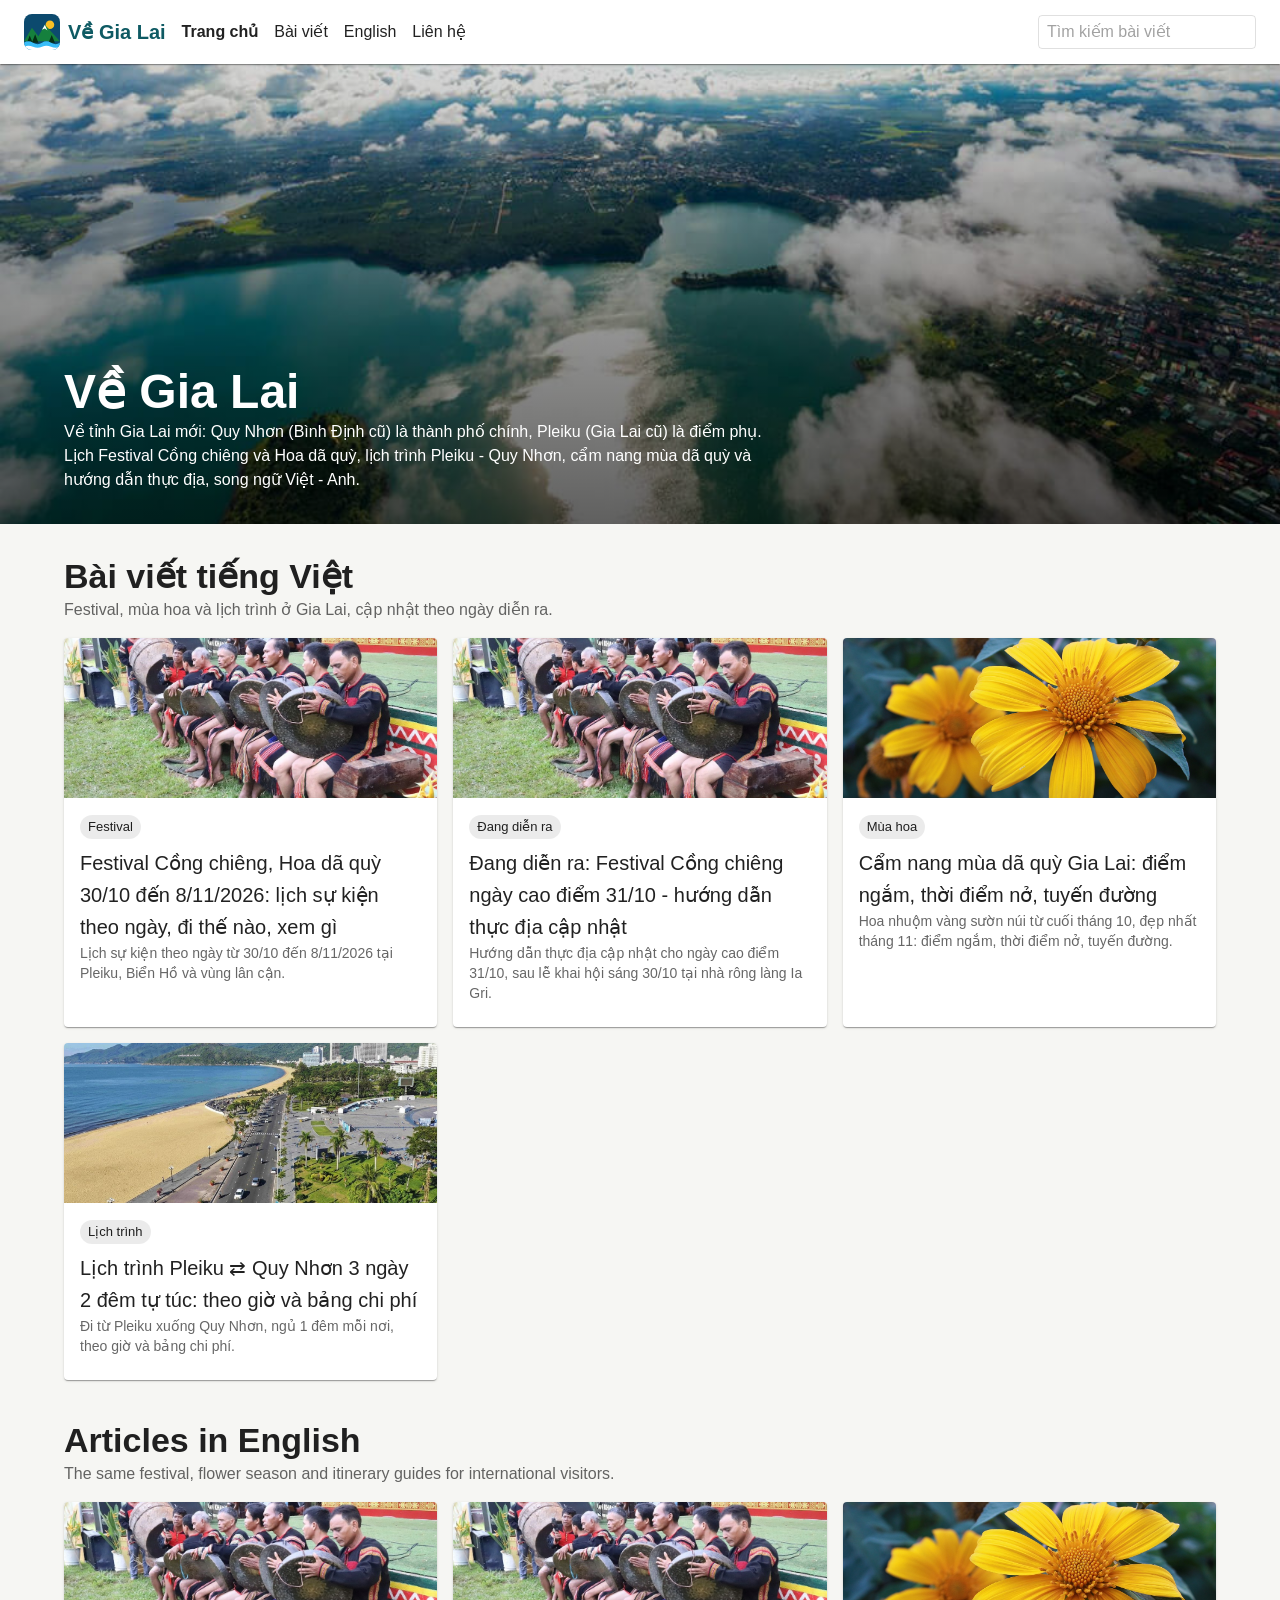
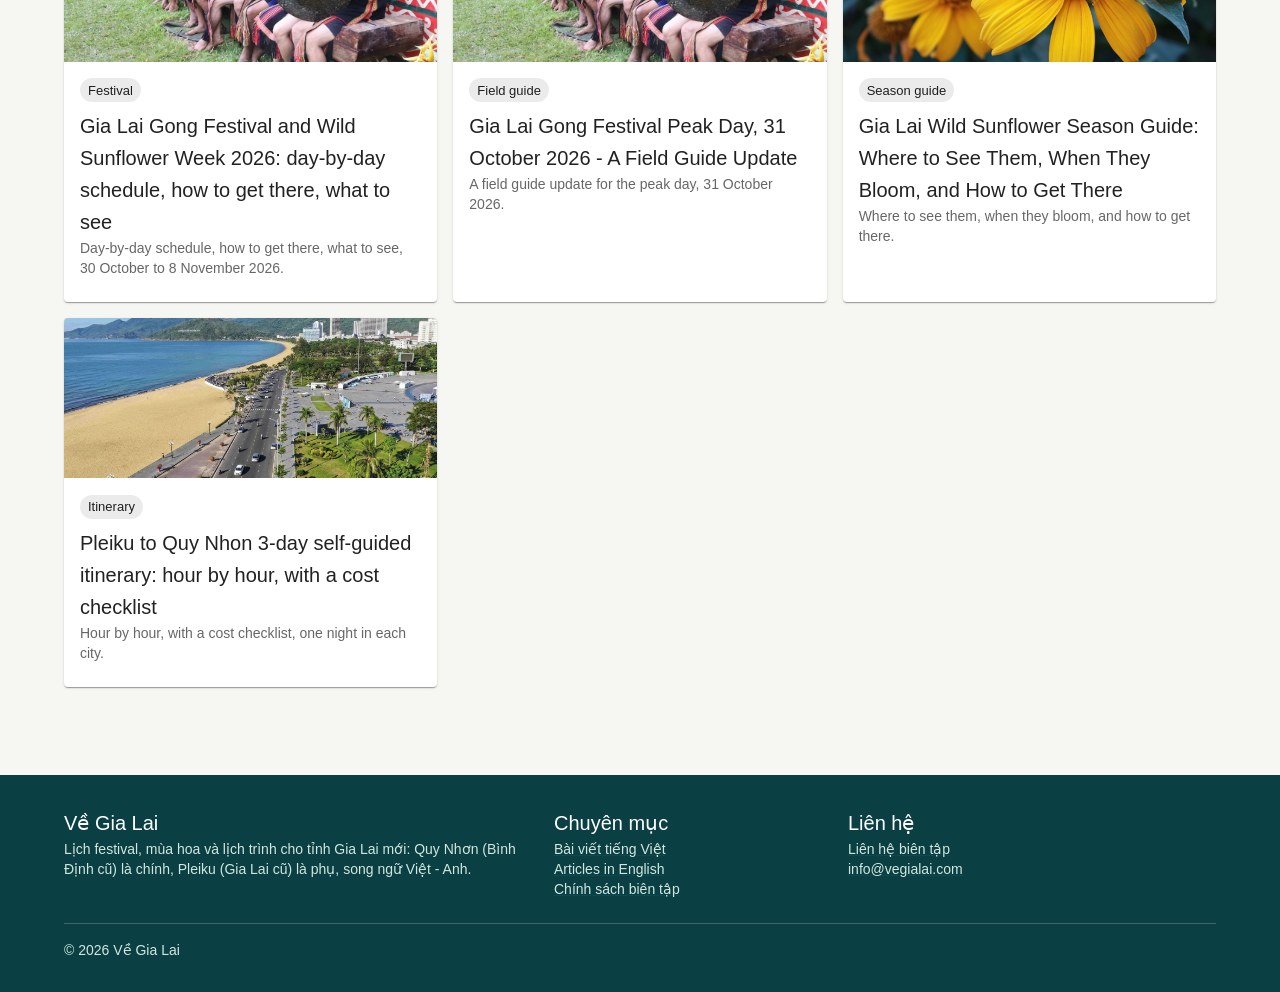
<file: index.html>
<!doctype html><html lang="vi"><head><meta charset="utf-8"><meta name="viewport" content="width=device-width,initial-scale=1"><title>Về Gia Lai - Lịch festival, mùa dã quỳ và lịch trình Pleiku - Quy Nhơn</title><link rel="icon" type="image/svg+xml" href="/favicon.svg"><meta name="description" content="Về Gia Lai mới: Quy Nhơn (Bình Định cũ) là thành phố chính, Pleiku (Gia Lai cũ) là điểm phụ. Lịch Festival Cồng chiêng và Hoa dã quỳ, lịch trình Pleiku - Quy Nhơn, cẩm nang mùa dã quỳ và hướng dẫn ngày cao điểm 31/10."><link rel="canonical" href="https://vegialai.com/"><meta property="og:type" content="website"><meta property="og:locale" content="vi_VN"><meta property="og:title" content="Về Gia Lai - Lịch festival, mùa dã quỳ và lịch trình Pleiku - Quy Nhơn"><meta property="og:description" content="Về Gia Lai mới: Quy Nhơn (Bình Định cũ) là thành phố chính, Pleiku (Gia Lai cũ) là điểm phụ. Lịch Festival Cồng chiêng và Hoa dã quỳ, lịch trình Pleiku - Quy Nhơn, cẩm nang mùa dã quỳ và hướng dẫn ngày cao điểm 31/10."><meta property="og:image" content="https://vegialai.com/images/hero.jpg"><meta property="og:url" content="https://vegialai.com/"><meta name="theme-color" content="#0E5A63"><meta http-equiv="Content-Security-Policy" content="default-src 'self'; img-src 'self' data: https://www.google-analytics.com; style-src 'self' 'unsafe-inline' https://fonts.googleapis.com; font-src https://fonts.gstatic.com; script-src 'self' https://www.googletagmanager.com; connect-src 'self' https://www.google-analytics.com https://region1.google-analytics.com https://www.googletagmanager.com"><link rel="preconnect" href="https://fonts.googleapis.com"><link rel="preconnect" href="https://fonts.gstatic.com" crossorigin><link rel="stylesheet" href="https://fonts.googleapis.com/css2?family=Be+Vietnam+Pro:wght@400;700;800&family=Noto+Sans:wght@400;700&display=swap"><script async src="https://www.googletagmanager.com/gtag/js?id=G-EB8NK3YJMM"></script><script src="/ga.js"></script>  <script type="module" crossorigin src="/assets/index-33cE6jdj.js"></script>
</head><body><a href="#bai-viet" style="position:absolute;left:-999px" onfocus="this.style.left='8px'">Bỏ qua tới nội dung</a><div id="root"><noscript><h1>Về Gia Lai - Lịch festival, mùa dã quỳ và lịch trình Pleiku - Quy Nhơn</h1><p>Tỉnh Gia Lai mới: Quy Nhơn (Bình Định cũ) là chính, Pleiku (Gia Lai cũ) là phụ. Lịch Festival Cồng chiêng và Hoa dã quỳ, lịch trình Pleiku - Quy Nhơn, cẩm nang mùa dã quỳ và hướng dẫn thực địa, song ngữ Việt - Anh.</p><ul><li><a href="/bai-viet/festival-cong-chieng-hoa-da-quy-30-10-8-11-2026.html">Festival Cồng chiêng, Hoa dã quỳ 30/10 đến 8/11/2026: lịch sự kiện theo ngày, đi thế nào, xem gì</a></li><li><a href="/bai-viet/festival-cong-chieng-ngay-cao-diem-31-10-huong-dan-thuc-dia.html">Đang diễn ra: Festival Cồng chiêng ngày cao điểm 31/10 - hướng dẫn thực địa cập nhật</a></li><li><a href="/bai-viet/cam-nang-mua-da-quy-gia-lai-diem-ngam-thoi-diem-no-tuyen-duong.html">Cẩm nang mùa dã quỳ Gia Lai: điểm ngắm, thời điểm nở, tuyến đường</a></li><li><a href="/bai-viet/lich-trinh-pleiku-quy-nhon-3-ngay-2-dem-tu-tuc.html">Lịch trình Pleiku ⇄ Quy Nhơn 3 ngày 2 đêm tự túc: theo giờ và bảng chi phí</a></li><li><a href="/bai-viet/gia-lai-gong-festival-wild-sunflower-week-2026-schedule-en.html">Gia Lai Gong Festival and Wild Sunflower Week 2026: day-by-day schedule, how to get there, what to see</a></li><li><a href="/bai-viet/gia-lai-gong-festival-31-october-field-guide-en.html">Gia Lai Gong Festival Peak Day, 31 October 2026 - A Field Guide Update</a></li><li><a href="/bai-viet/gia-lai-wild-sunflower-season-guide-viewing-spots-bloom-time-routes-en.html">Gia Lai Wild Sunflower Season Guide: Where to See Them, When They Bloom, and How to Get There</a></li><li><a href="/bai-viet/pleiku-quy-nhon-3-day-itinerary-self-guided-en.html">Pleiku to Quy Nhon 3-day self-guided itinerary: hour by hour, with a cost checklist</a></li></ul></noscript></div></body></html>
</file>
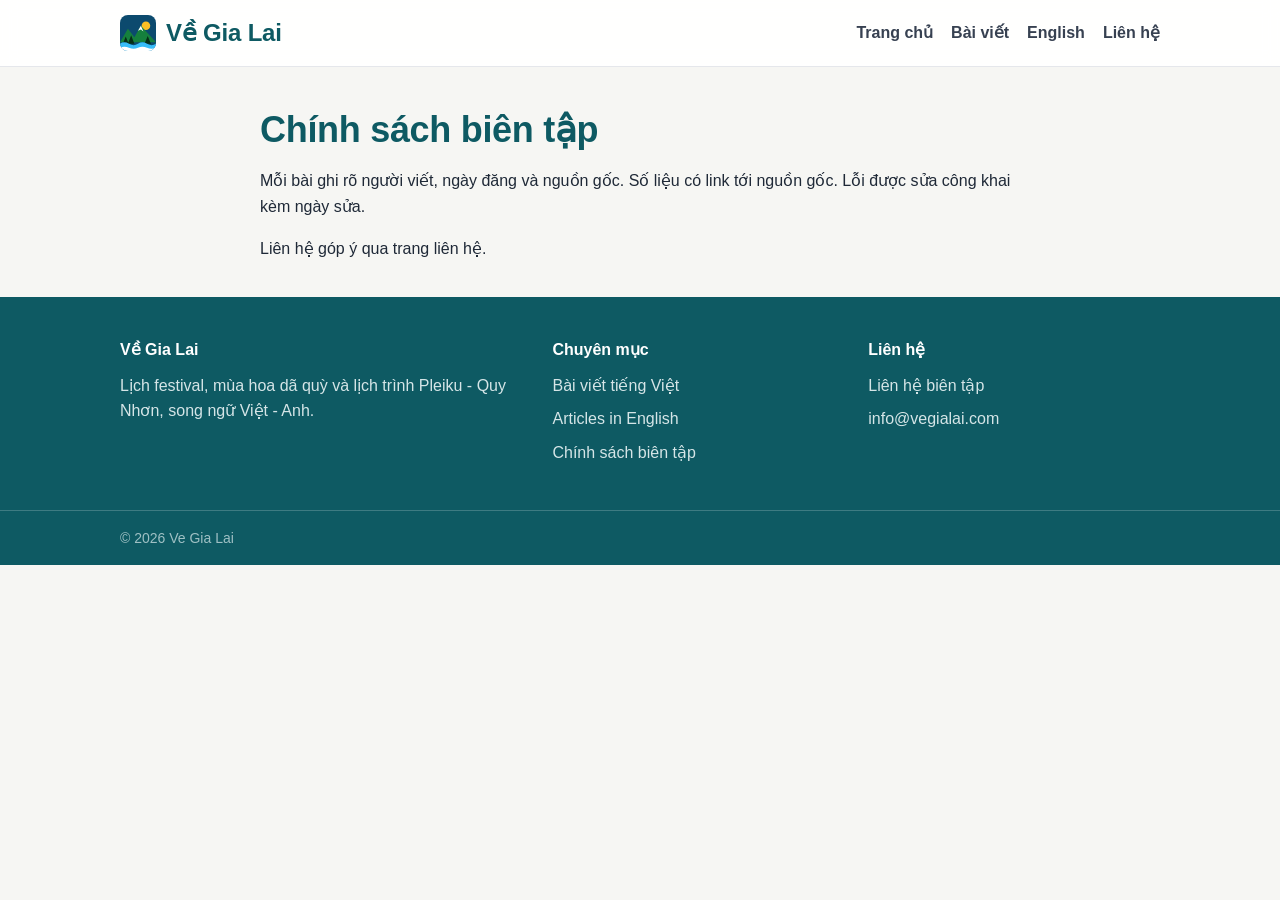
<file: chinh-sach-bien-tap.html>
<!doctype html><html lang="vi"><head><meta http-equiv="Content-Security-Policy" content="default-src 'self'; img-src 'self' data: https://static.cloudflareinsights.com; script-src-elem 'self' https://static.cloudflareinsights.com https://www.googletagmanager.com 'sha256-UXmooJPguoqOtVRpI6l/FpOUixE/SNHxZro4If8JUB8=' 'sha256-MmV6CAi336/HyRRIovsW4zg9B6W2PTh9U3CVrZxrCjM='; style-src-elem 'self'; connect-src 'self' https://static.cloudflareinsights.com https://www.google-analytics.com https://region1.google-analytics.com https://www.googletagmanager.com;"><meta charset="utf-8"><title>Chính sách biên tập</title><meta name="description" content="Cách site kiểm chứng nguồn, sửa lỗi và công khai người viết."><meta name="viewport" content="width=device-width,initial-scale=1"><link rel="canonical" href="https://vegialai.com/chinh-sach-bien-tap.html"><meta property="og:title" content="Chính sách biên tập"><meta property="og:image" content="/anh-thu.png"><meta property="og:description" content="Nguồn, sửa lỗi, người viết."><script type="application/ld+json">{"@context":"https://schema.org","@type":"WebPage","name":"Chính sách biên tập"}</script><!-- Google tag (gtag.js) -->
<script async src="https://www.googletagmanager.com/gtag/js?id=G-EB8NK3YJMM"></script>
<script>
  window.dataLayer = window.dataLayer || [];
  function gtag(){dataLayer.push(arguments);}
  gtag('js', new Date());
  gtag('config', 'G-EB8NK3YJMM');
</script>
<link rel="icon" type="image/svg+xml" href="/favicon.svg"><link rel="stylesheet" href="/assets/home-v2.css"></head><body><header class="site"><div class="wrap"><div class="brand"><img src="/logo-v2.svg" alt="" width="36" height="36"><span>Về Gia Lai</span></div><nav class="main"><a href="/">Trang chủ</a><a href="/#bai-viet">Bài viết</a><a href="/#english">English</a><a href="/lien-he.html">Liên hệ</a></nav></div></header><main><div class="wrap"><article class="content"><h1>Chính sách biên tập</h1><p>Mỗi bài ghi rõ người viết, ngày đăng và nguồn gốc. Số liệu có link tới nguồn gốc. Lỗi được sửa công khai kèm ngày sửa.</p><p>Liên hệ góp ý qua trang liên hệ.</p></article></div></main><footer class="site"><div class="wrap"><div><h4>Về Gia Lai</h4><p>Lịch festival, mùa hoa dã quỳ và lịch trình Pleiku - Quy Nhơn, song ngữ Việt - Anh.</p></div><div><h4>Chuyên mục</h4><ul><li><a href="/#bai-viet">Bài viết tiếng Việt</a></li><li><a href="/#english">Articles in English</a></li><li><a href="/chinh-sach-bien-tap.html">Chính sách biên tập</a></li></ul></div><div><h4>Liên hệ</h4><ul><li><a href="/lien-he.html">Liên hệ biên tập</a></li><li><a href="mailto:info@vegialai.com">info@vegialai.com</a></li></ul></div></div><div class="base"><div class="wrap">© 2026 Ve Gia Lai</div></div></footer><script defer src="https://static.cloudflareinsights.com/beacon.min.js" data-cf-beacon='{"token": "663342c085914c74ac11604c14da9294"}'></script></body></html>
</file>
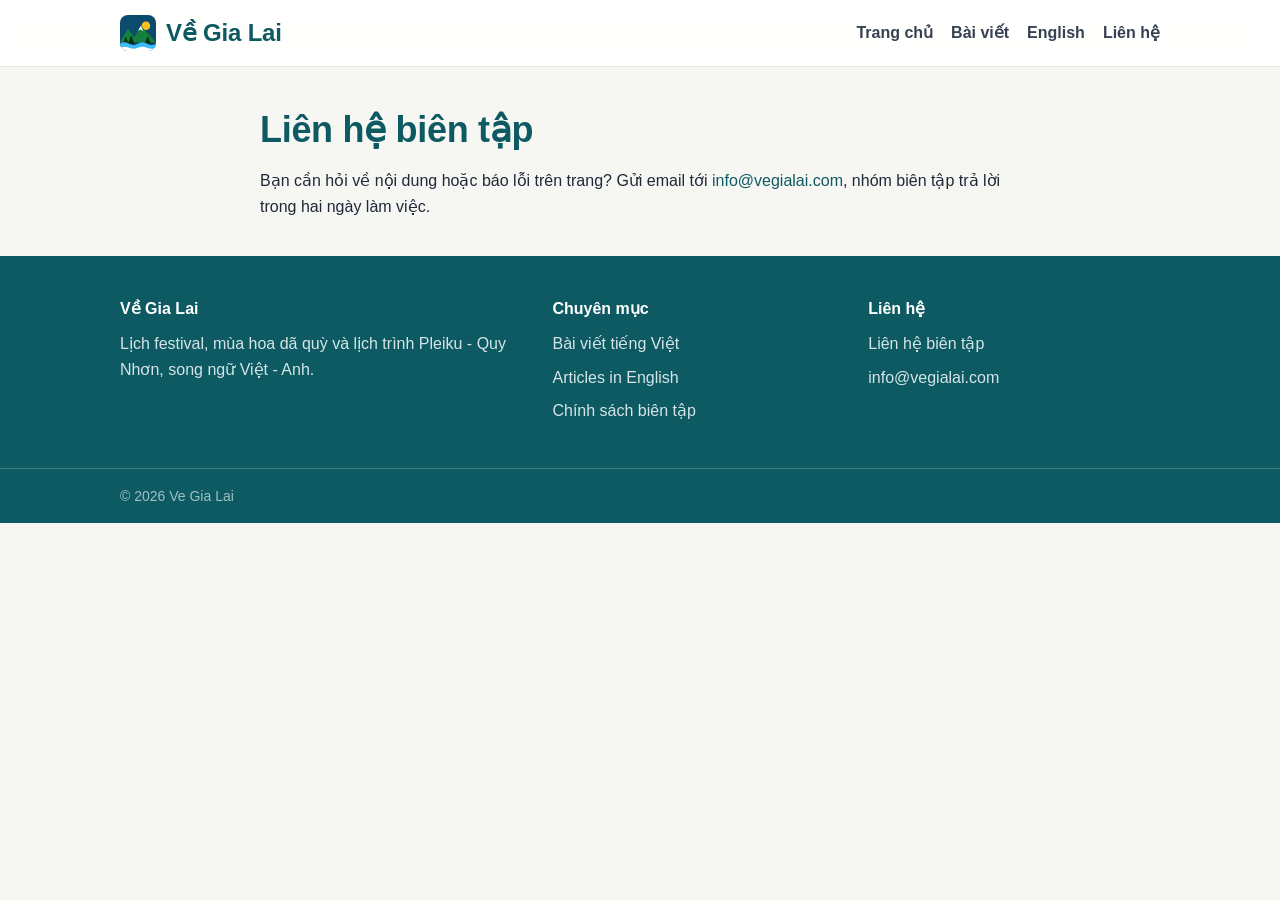
<file: lien-he.html>
<!doctype html><html lang="vi"><head><meta http-equiv="Content-Security-Policy" content="default-src 'self'; img-src 'self' data: https://static.cloudflareinsights.com; script-src-elem 'self' https://static.cloudflareinsights.com https://www.googletagmanager.com 'sha256-UXmooJPguoqOtVRpI6l/FpOUixE/SNHxZro4If8JUB8=' 'sha256-MmV6CAi336/HyRRIovsW4zg9B6W2PTh9U3CVrZxrCjM='; style-src-elem 'self'; connect-src 'self' https://static.cloudflareinsights.com https://www.google-analytics.com https://region1.google-analytics.com https://www.googletagmanager.com;"><meta charset="utf-8"><title>Liên hệ biên tập</title><meta name="description" content="Gửi câu hỏi hoặc báo lỗi nội dung cho nhóm biên tập, trả lời trong hai ngày làm việc."><meta name="viewport" content="width=device-width,initial-scale=1"><!-- Google tag (gtag.js) -->
<script async src="https://www.googletagmanager.com/gtag/js?id=G-EB8NK3YJMM"></script>
<script>
  window.dataLayer = window.dataLayer || [];
  function gtag(){dataLayer.push(arguments);}
  gtag('js', new Date());
  gtag('config', 'G-EB8NK3YJMM');
</script>
<link rel="icon" type="image/svg+xml" href="/favicon.svg"><link rel="stylesheet" href="/assets/home-v2.css"></head><body><header class="site"><div class="wrap"><div class="brand"><img src="/logo-v2.svg" alt="" width="36" height="36"><span>Về Gia Lai</span></div><nav class="main"><a href="/">Trang chủ</a><a href="/#bai-viet">Bài viết</a><a href="/#english">English</a><a href="/lien-he.html">Liên hệ</a></nav></div></header><main><div class="wrap"><article class="content"><h1>Liên hệ biên tập</h1><p>Bạn cần hỏi về nội dung hoặc báo lỗi trên trang? Gửi email tới <a href="mailto:info@vegialai.com">info@vegialai.com</a>, nhóm biên tập trả lời trong hai ngày làm việc.</p></article></div></main><footer class="site"><div class="wrap"><div><h4>Về Gia Lai</h4><p>Lịch festival, mùa hoa dã quỳ và lịch trình Pleiku - Quy Nhơn, song ngữ Việt - Anh.</p></div><div><h4>Chuyên mục</h4><ul><li><a href="/#bai-viet">Bài viết tiếng Việt</a></li><li><a href="/#english">Articles in English</a></li><li><a href="/chinh-sach-bien-tap.html">Chính sách biên tập</a></li></ul></div><div><h4>Liên hệ</h4><ul><li><a href="/lien-he.html">Liên hệ biên tập</a></li><li><a href="mailto:info@vegialai.com">info@vegialai.com</a></li></ul></div></div><div class="base"><div class="wrap">© 2026 Ve Gia Lai</div></div></footer><script defer src="https://static.cloudflareinsights.com/beacon.min.js" data-cf-beacon='{"token": "663342c085914c74ac11604c14da9294"}'></script></body></html>
</file>
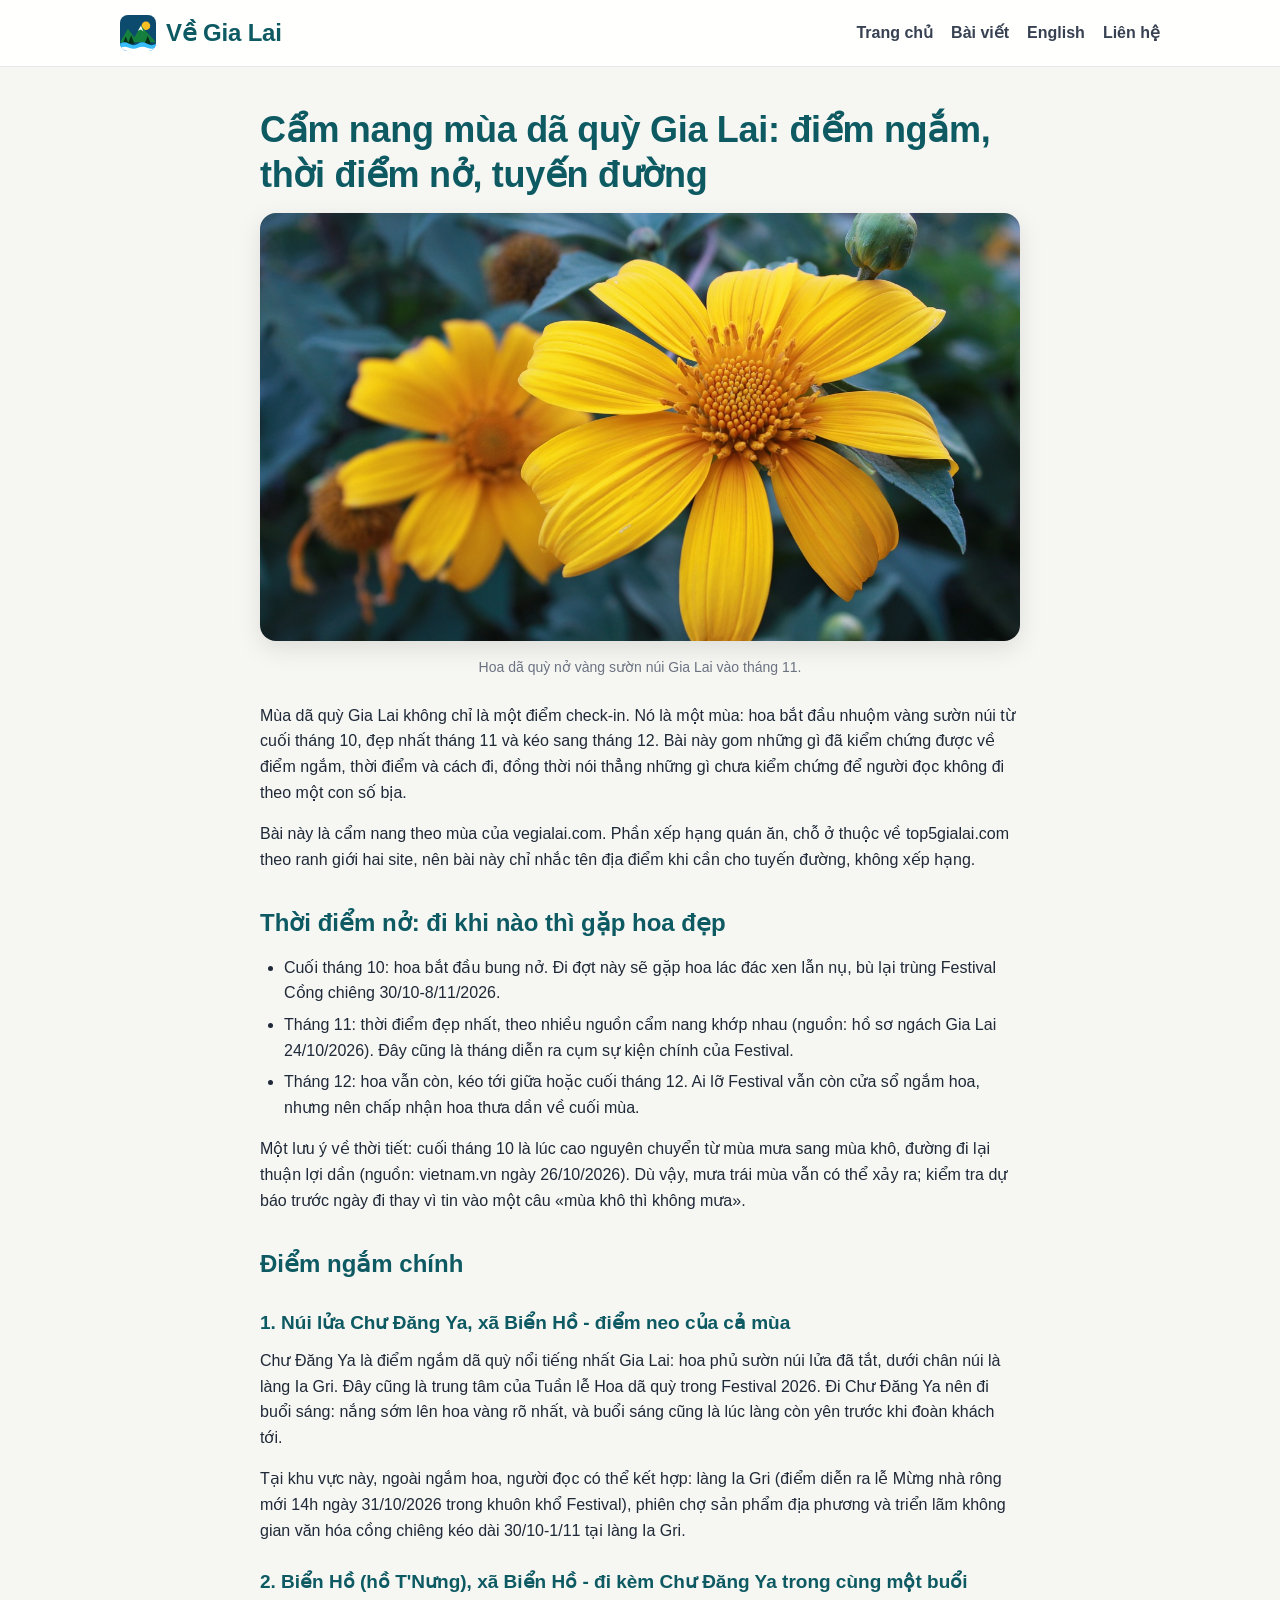
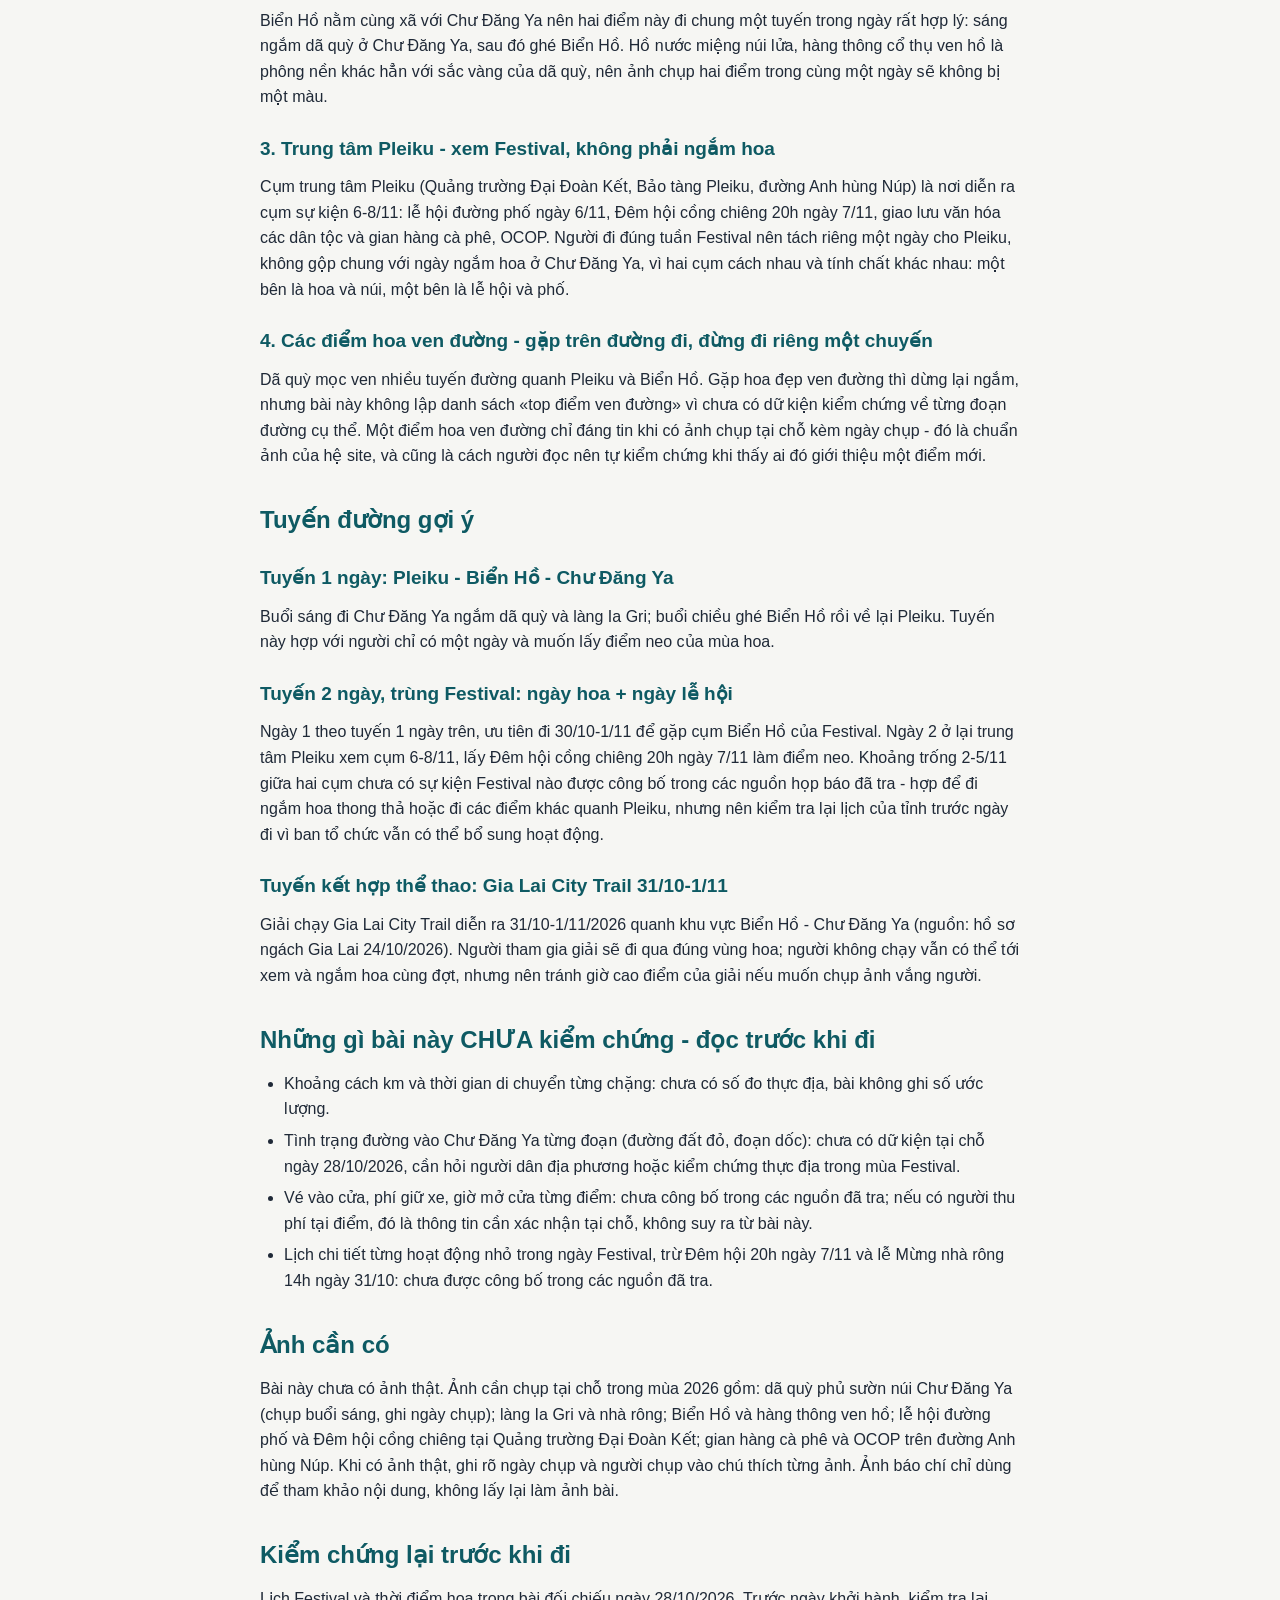
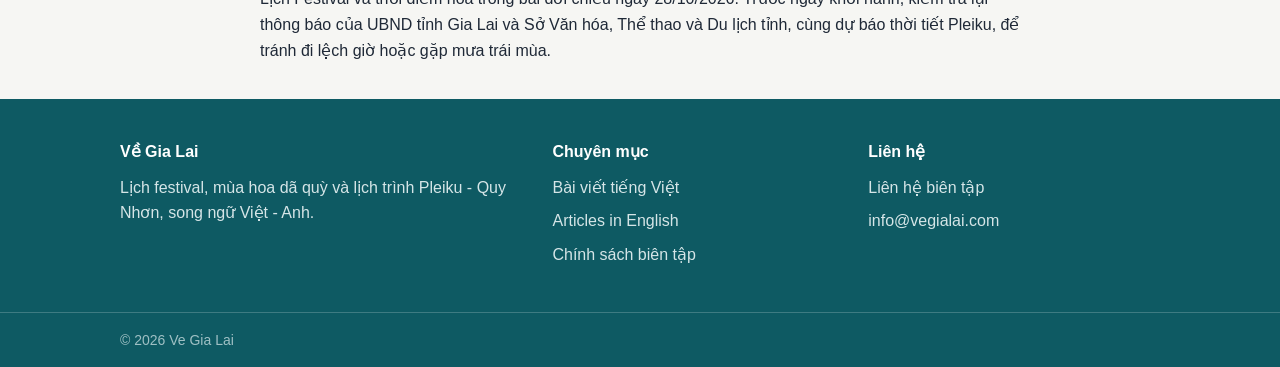
<file: bai-viet/cam-nang-mua-da-quy-gia-lai-diem-ngam-thoi-diem-no-tuyen-duong.html>
<!DOCTYPE html><html lang="vi"><head><meta http-equiv="Content-Security-Policy" content="default-src 'self'; img-src 'self' data: https://static.cloudflareinsights.com; script-src-elem 'self' https://static.cloudflareinsights.com https://www.googletagmanager.com 'sha256-UXmooJPguoqOtVRpI6l/FpOUixE/SNHxZro4If8JUB8=' 'sha256-MmV6CAi336/HyRRIovsW4zg9B6W2PTh9U3CVrZxrCjM='; style-src-elem 'self'; connect-src 'self' https://static.cloudflareinsights.com https://www.google-analytics.com https://region1.google-analytics.com https://www.googletagmanager.com;"><meta charset="utf-8"><title>Cẩm nang mùa dã quỳ Gia Lai: điểm ngắm, thời điểm nở, tuyến đường</title><meta name="description" content="Mùa dã quỳ Gia Lai không chỉ là một điểm check-in. Nó là một mùa: hoa bắt đầu nhuộm vàng sườn núi từ cuối tháng 10, đẹp nhất tháng 11 và kéo sang tháng 12. Bài ..."><meta name="viewport" content="width=device-width,initial-scale=1"><link rel="canonical" href="https://vegialai.com/bai-viet/cam-nang-mua-da-quy-gia-lai-diem-ngam-thoi-diem-no-tuyen-duong.html"><meta property="og:title" content="Cẩm nang mùa dã quỳ Gia Lai: điểm ngắm, thời điểm nở, tuyến đường"><meta property="og:image" content="https://vegialai.com/images/sunflower.jpg"><meta property="og:description" content="Mùa dã quỳ Gia Lai không chỉ là một điểm check-in. Nó là một mùa: hoa bắt đầu nhuộm vàng sườn núi từ cuối tháng 10, đẹp nhất tháng 11 và kéo sang tháng 12. Bài ..."><script type="application/ld+json">{"@context":"https://schema.org","@type":"Article","headline":"Cẩm nang mùa dã quỳ Gia Lai: điểm ngắm, thời điểm nở, tuyến đường"}</script><script type="module" crossorigin="" src="/assets/index-7Z1wh7cP.js"></script><link rel="stylesheet" crossorigin="" href="/assets/home-v2.css"><!-- Google tag (gtag.js) -->
<script async src="https://www.googletagmanager.com/gtag/js?id=G-EB8NK3YJMM"></script>
<script>
  window.dataLayer = window.dataLayer || [];
  function gtag(){dataLayer.push(arguments);}
  gtag('js', new Date());
  gtag('config', 'G-EB8NK3YJMM');
</script>
<link rel="icon" type="image/svg+xml" href="/favicon.svg"></head><body><header class="site"><div class="wrap"><div class="brand"><img src="/logo-v2.svg" alt="" width="36" height="36"><span>Về Gia Lai</span></div><nav class="main"><a href="/">Trang chủ</a><a href="/#bai-viet">Bài viết</a><a href="/#english">English</a><a href="/lien-he.html">Liên hệ</a></nav></div></header><main><div class="wrap"><article class="content"><h1>Cẩm nang mùa dã quỳ Gia Lai: điểm ngắm, thời điểm nở, tuyến đường</h1><figure class="lead"><img src="/images/sunflower.jpg" alt="Hoa dã quỳ vàng"><figcaption>Hoa dã quỳ nở vàng sườn núi Gia Lai vào tháng 11.</figcaption></figure>
<p>Mùa dã quỳ Gia Lai không chỉ là một điểm check-in. Nó là một mùa: hoa bắt đầu nhuộm vàng sườn núi từ cuối tháng 10, đẹp nhất tháng 11 và kéo sang tháng 12. Bài này gom những gì đã kiểm chứng được về điểm ngắm, thời điểm và cách đi, đồng thời nói thẳng những gì chưa kiểm chứng để người đọc không đi theo một con số bịa.</p>
<p>Bài này là cẩm nang theo mùa của vegialai.com. Phần xếp hạng quán ăn, chỗ ở thuộc về top5gialai.com theo ranh giới hai site, nên bài này chỉ nhắc tên địa điểm khi cần cho tuyến đường, không xếp hạng.</p>
<h2>Thời điểm nở: đi khi nào thì gặp hoa đẹp</h2>
<ul><li>Cuối tháng 10: hoa bắt đầu bung nở. Đi đợt này sẽ gặp hoa lác đác xen lẫn nụ, bù lại trùng Festival Cồng chiêng 30/10-8/11/2026.</li><li>Tháng 11: thời điểm đẹp nhất, theo nhiều nguồn cẩm nang khớp nhau (nguồn: hồ sơ ngách Gia Lai 24/10/2026). Đây cũng là tháng diễn ra cụm sự kiện chính của Festival.</li><li>Tháng 12: hoa vẫn còn, kéo tới giữa hoặc cuối tháng 12. Ai lỡ Festival vẫn còn cửa sổ ngắm hoa, nhưng nên chấp nhận hoa thưa dần về cuối mùa.</li></ul>
<p>Một lưu ý về thời tiết: cuối tháng 10 là lúc cao nguyên chuyển từ mùa mưa sang mùa khô, đường đi lại thuận lợi dần (nguồn: vietnam.vn ngày 26/10/2026). Dù vậy, mưa trái mùa vẫn có thể xảy ra; kiểm tra dự báo trước ngày đi thay vì tin vào một câu «mùa khô thì không mưa».</p>
<h2>Điểm ngắm chính</h2>
<h3>1. Núi lửa Chư Đăng Ya, xã Biển Hồ - điểm neo của cả mùa</h3>
<p>Chư Đăng Ya là điểm ngắm dã quỳ nổi tiếng nhất Gia Lai: hoa phủ sườn núi lửa đã tắt, dưới chân núi là làng Ia Gri. Đây cũng là trung tâm của Tuần lễ Hoa dã quỳ trong Festival 2026. Đi Chư Đăng Ya nên đi buổi sáng: nắng sớm lên hoa vàng rõ nhất, và buổi sáng cũng là lúc làng còn yên trước khi đoàn khách tới.</p>
<p>Tại khu vực này, ngoài ngắm hoa, người đọc có thể kết hợp: làng Ia Gri (điểm diễn ra lễ Mừng nhà rông mới 14h ngày 31/10/2026 trong khuôn khổ Festival), phiên chợ sản phẩm địa phương và triển lãm không gian văn hóa cồng chiêng kéo dài 30/10-1/11 tại làng Ia Gri.</p>
<h3>2. Biển Hồ (hồ T&#x27;Nưng), xã Biển Hồ - đi kèm Chư Đăng Ya trong cùng một buổi</h3>
<p>Biển Hồ nằm cùng xã với Chư Đăng Ya nên hai điểm này đi chung một tuyến trong ngày rất hợp lý: sáng ngắm dã quỳ ở Chư Đăng Ya, sau đó ghé Biển Hồ. Hồ nước miệng núi lửa, hàng thông cổ thụ ven hồ là phông nền khác hẳn với sắc vàng của dã quỳ, nên ảnh chụp hai điểm trong cùng một ngày sẽ không bị một màu.</p>
<h3>3. Trung tâm Pleiku - xem Festival, không phải ngắm hoa</h3>
<p>Cụm trung tâm Pleiku (Quảng trường Đại Đoàn Kết, Bảo tàng Pleiku, đường Anh hùng Núp) là nơi diễn ra cụm sự kiện 6-8/11: lễ hội đường phố ngày 6/11, Đêm hội cồng chiêng 20h ngày 7/11, giao lưu văn hóa các dân tộc và gian hàng cà phê, OCOP. Người đi đúng tuần Festival nên tách riêng một ngày cho Pleiku, không gộp chung với ngày ngắm hoa ở Chư Đăng Ya, vì hai cụm cách nhau và tính chất khác nhau: một bên là hoa và núi, một bên là lễ hội và phố.</p>
<h3>4. Các điểm hoa ven đường - gặp trên đường đi, đừng đi riêng một chuyến</h3>
<p>Dã quỳ mọc ven nhiều tuyến đường quanh Pleiku và Biển Hồ. Gặp hoa đẹp ven đường thì dừng lại ngắm, nhưng bài này không lập danh sách «top điểm ven đường» vì chưa có dữ kiện kiểm chứng về từng đoạn đường cụ thể. Một điểm hoa ven đường chỉ đáng tin khi có ảnh chụp tại chỗ kèm ngày chụp - đó là chuẩn ảnh của hệ site, và cũng là cách người đọc nên tự kiểm chứng khi thấy ai đó giới thiệu một điểm mới.</p>
<h2>Tuyến đường gợi ý</h2>
<h3>Tuyến 1 ngày: Pleiku - Biển Hồ - Chư Đăng Ya</h3>
<p>Buổi sáng đi Chư Đăng Ya ngắm dã quỳ và làng Ia Gri; buổi chiều ghé Biển Hồ rồi về lại Pleiku. Tuyến này hợp với người chỉ có một ngày và muốn lấy điểm neo của mùa hoa.</p>
<h3>Tuyến 2 ngày, trùng Festival: ngày hoa + ngày lễ hội</h3>
<p>Ngày 1 theo tuyến 1 ngày trên, ưu tiên đi 30/10-1/11 để gặp cụm Biển Hồ của Festival. Ngày 2 ở lại trung tâm Pleiku xem cụm 6-8/11, lấy Đêm hội cồng chiêng 20h ngày 7/11 làm điểm neo. Khoảng trống 2-5/11 giữa hai cụm chưa có sự kiện Festival nào được công bố trong các nguồn họp báo đã tra - hợp để đi ngắm hoa thong thả hoặc đi các điểm khác quanh Pleiku, nhưng nên kiểm tra lại lịch của tỉnh trước ngày đi vì ban tổ chức vẫn có thể bổ sung hoạt động.</p>
<h3>Tuyến kết hợp thể thao: Gia Lai City Trail 31/10-1/11</h3>
<p>Giải chạy Gia Lai City Trail diễn ra 31/10-1/11/2026 quanh khu vực Biển Hồ - Chư Đăng Ya (nguồn: hồ sơ ngách Gia Lai 24/10/2026). Người tham gia giải sẽ đi qua đúng vùng hoa; người không chạy vẫn có thể tới xem và ngắm hoa cùng đợt, nhưng nên tránh giờ cao điểm của giải nếu muốn chụp ảnh vắng người.</p>
<h2>Những gì bài này CHƯA kiểm chứng - đọc trước khi đi</h2>
<ul><li>Khoảng cách km và thời gian di chuyển từng chặng: chưa có số đo thực địa, bài không ghi số ước lượng.</li><li>Tình trạng đường vào Chư Đăng Ya từng đoạn (đường đất đỏ, đoạn dốc): chưa có dữ kiện tại chỗ ngày 28/10/2026, cần hỏi người dân địa phương hoặc kiểm chứng thực địa trong mùa Festival.</li><li>Vé vào cửa, phí giữ xe, giờ mở cửa từng điểm: chưa công bố trong các nguồn đã tra; nếu có người thu phí tại điểm, đó là thông tin cần xác nhận tại chỗ, không suy ra từ bài này.</li><li>Lịch chi tiết từng hoạt động nhỏ trong ngày Festival, trừ Đêm hội 20h ngày 7/11 và lễ Mừng nhà rông 14h ngày 31/10: chưa được công bố trong các nguồn đã tra.</li></ul>
<h2>Ảnh cần có</h2>
<p>Bài này chưa có ảnh thật. Ảnh cần chụp tại chỗ trong mùa 2026 gồm: dã quỳ phủ sườn núi Chư Đăng Ya (chụp buổi sáng, ghi ngày chụp); làng Ia Gri và nhà rông; Biển Hồ và hàng thông ven hồ; lễ hội đường phố và Đêm hội cồng chiêng tại Quảng trường Đại Đoàn Kết; gian hàng cà phê và OCOP trên đường Anh hùng Núp. Khi có ảnh thật, ghi rõ ngày chụp và người chụp vào chú thích từng ảnh. Ảnh báo chí chỉ dùng để tham khảo nội dung, không lấy lại làm ảnh bài.</p>
<h2>Kiểm chứng lại trước khi đi</h2>
<p>Lịch Festival và thời điểm hoa trong bài đối chiếu ngày 28/10/2026. Trước ngày khởi hành, kiểm tra lại thông báo của UBND tỉnh Gia Lai và Sở Văn hóa, Thể thao và Du lịch tỉnh, cùng dự báo thời tiết Pleiku, để tránh đi lệch giờ hoặc gặp mưa trái mùa.</p>


</article></div></main><footer class="site"><div class="wrap"><div><h4>Về Gia Lai</h4><p>Lịch festival, mùa hoa dã quỳ và lịch trình Pleiku - Quy Nhơn, song ngữ Việt - Anh.</p></div><div><h4>Chuyên mục</h4><ul><li><a href="/#bai-viet">Bài viết tiếng Việt</a></li><li><a href="/#english">Articles in English</a></li><li><a href="/chinh-sach-bien-tap.html">Chính sách biên tập</a></li></ul></div><div><h4>Liên hệ</h4><ul><li><a href="/lien-he.html">Liên hệ biên tập</a></li><li><a href="mailto:info@vegialai.com">info@vegialai.com</a></li></ul></div></div><div class="base"><div class="wrap">© 2026 Ve Gia Lai</div></div></footer><script defer src="https://static.cloudflareinsights.com/beacon.min.js" data-cf-beacon='{"token": "663342c085914c74ac11604c14da9294"}'></script></body></html>
</file>
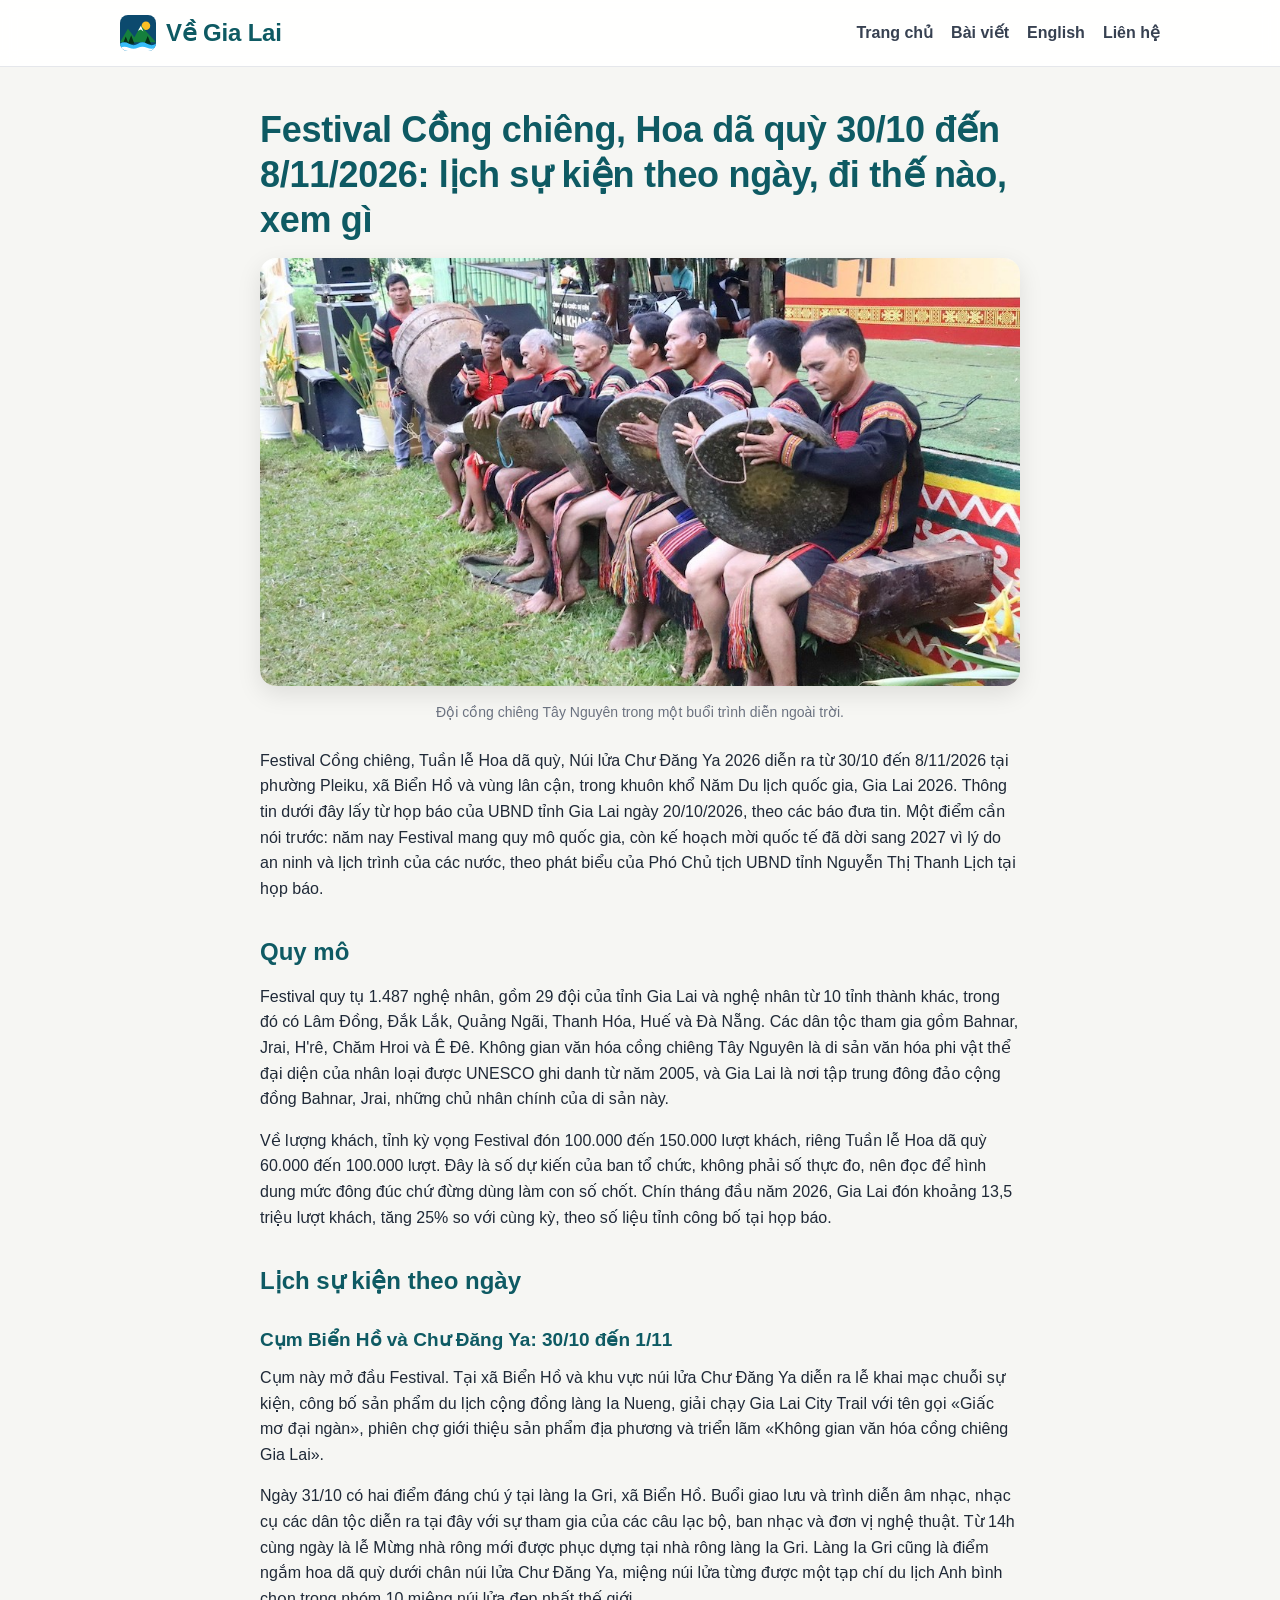
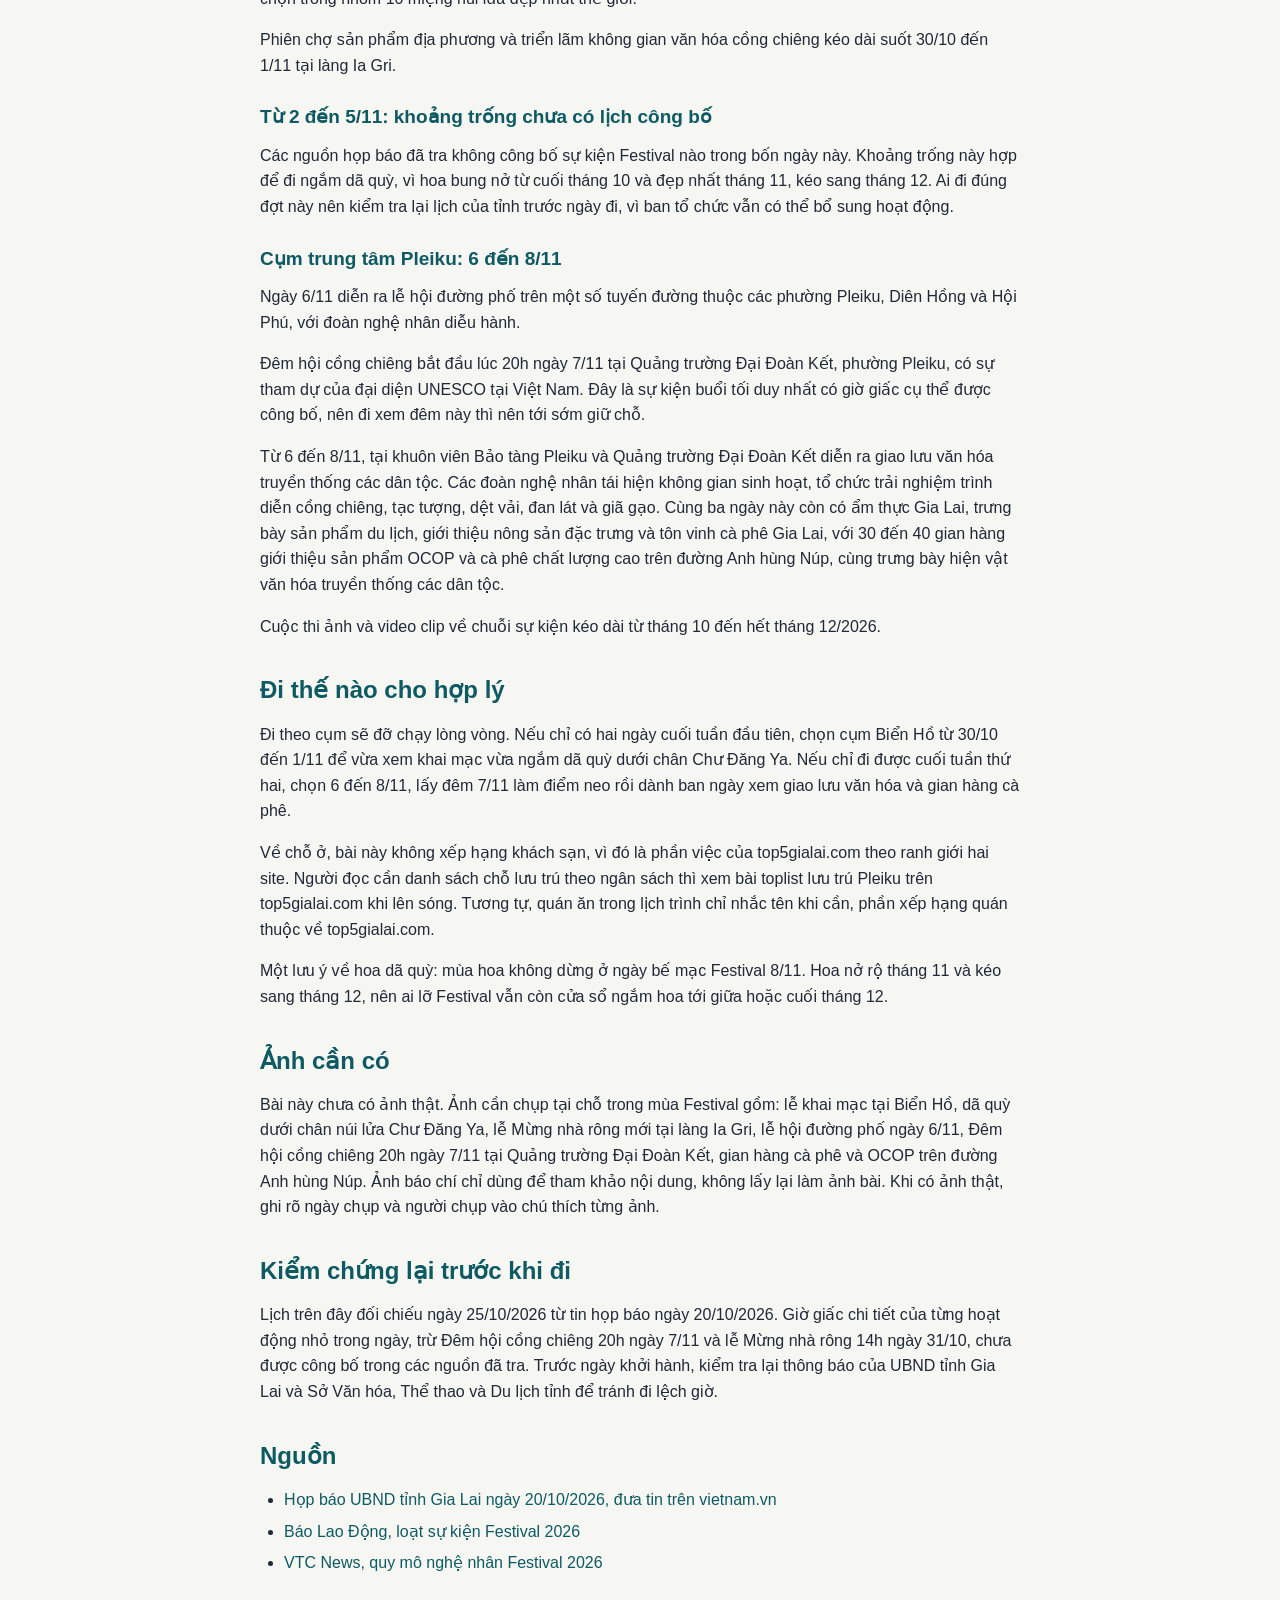
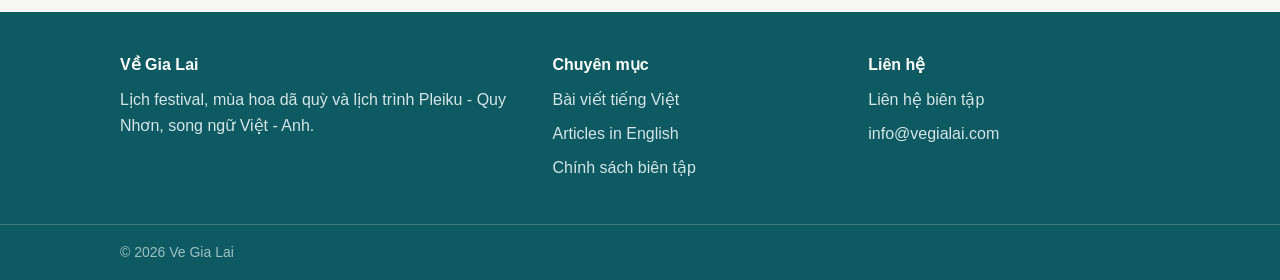
<file: bai-viet/festival-cong-chieng-hoa-da-quy-30-10-8-11-2026.html>
<!DOCTYPE html><html lang="vi"><head><meta http-equiv="Content-Security-Policy" content="default-src 'self'; img-src 'self' data: https://static.cloudflareinsights.com; script-src-elem 'self' https://static.cloudflareinsights.com https://www.googletagmanager.com 'sha256-UXmooJPguoqOtVRpI6l/FpOUixE/SNHxZro4If8JUB8=' 'sha256-MmV6CAi336/HyRRIovsW4zg9B6W2PTh9U3CVrZxrCjM='; style-src-elem 'self'; connect-src 'self' https://static.cloudflareinsights.com https://www.google-analytics.com https://region1.google-analytics.com https://www.googletagmanager.com;"><meta charset="utf-8"><title>Festival Cồng chiêng, Hoa dã quỳ 30/10 đến 8/11/2026: lịch sự kiện theo ngày, đi thế nào, xem gì</title><meta name="description" content="Festival Cồng chiêng, Tuần lễ Hoa dã quỳ, Núi lửa Chư Đăng Ya 2026 diễn ra từ 30/10 đến 8/11/2026 tại phường Pleiku, xã Biển Hồ và vùng lân cận, trong khuôn khổ..."><meta name="viewport" content="width=device-width,initial-scale=1"><link rel="canonical" href="https://vegialai.com/bai-viet/festival-cong-chieng-hoa-da-quy-30-10-8-11-2026.html"><meta property="og:title" content="Festival Cồng chiêng, Hoa dã quỳ 30/10 đến 8/11/2026: lịch sự kiện theo ngày, đi thế nào, xem gì"><meta property="og:image" content="https://vegialai.com/images/gong.jpg"><meta property="og:description" content="Festival Cồng chiêng, Tuần lễ Hoa dã quỳ, Núi lửa Chư Đăng Ya 2026 diễn ra từ 30/10 đến 8/11/2026 tại phường Pleiku, xã Biển Hồ và vùng lân cận, trong khuôn khổ..."><script type="application/ld+json">{"@context":"https://schema.org","@type":"Article","headline":"Festival Cồng chiêng, Hoa dã quỳ 30/10 đến 8/11/2026: lịch sự kiện theo ngày, đi thế nào, xem gì"}</script><script type="module" crossorigin="" src="/assets/index-7Z1wh7cP.js"></script><link rel="stylesheet" crossorigin="" href="/assets/home-v2.css"><!-- Google tag (gtag.js) -->
<script async src="https://www.googletagmanager.com/gtag/js?id=G-EB8NK3YJMM"></script>
<script>
  window.dataLayer = window.dataLayer || [];
  function gtag(){dataLayer.push(arguments);}
  gtag('js', new Date());
  gtag('config', 'G-EB8NK3YJMM');
</script>
<link rel="icon" type="image/svg+xml" href="/favicon.svg"></head><body><header class="site"><div class="wrap"><div class="brand"><img src="/logo-v2.svg" alt="" width="36" height="36"><span>Về Gia Lai</span></div><nav class="main"><a href="/">Trang chủ</a><a href="/#bai-viet">Bài viết</a><a href="/#english">English</a><a href="/lien-he.html">Liên hệ</a></nav></div></header><main><div class="wrap"><article class="content"><h1>Festival Cồng chiêng, Hoa dã quỳ 30/10 đến 8/11/2026: lịch sự kiện theo ngày, đi thế nào, xem gì</h1><figure class="lead"><img src="/images/gong.jpg" alt="Nghệ nhân đánh cồng chiêng Tây Nguyên"><figcaption>Đội cồng chiêng Tây Nguyên trong một buổi trình diễn ngoài trời.</figcaption></figure>
<p>Festival Cồng chiêng, Tuần lễ Hoa dã quỳ, Núi lửa Chư Đăng Ya 2026 diễn ra từ 30/10 đến 8/11/2026 tại phường Pleiku, xã Biển Hồ và vùng lân cận, trong khuôn khổ Năm Du lịch quốc gia, Gia Lai 2026. Thông tin dưới đây lấy từ họp báo của UBND tỉnh Gia Lai ngày 20/10/2026, theo các báo đưa tin. Một điểm cần nói trước: năm nay Festival mang quy mô quốc gia, còn kế hoạch mời quốc tế đã dời sang 2027 vì lý do an ninh và lịch trình của các nước, theo phát biểu của Phó Chủ tịch UBND tỉnh Nguyễn Thị Thanh Lịch tại họp báo.</p>
<h2>Quy mô</h2>
<p>Festival quy tụ 1.487 nghệ nhân, gồm 29 đội của tỉnh Gia Lai và nghệ nhân từ 10 tỉnh thành khác, trong đó có Lâm Đồng, Đắk Lắk, Quảng Ngãi, Thanh Hóa, Huế và Đà Nẵng. Các dân tộc tham gia gồm Bahnar, Jrai, H&#x27;rê, Chăm Hroi và Ê Đê. Không gian văn hóa cồng chiêng Tây Nguyên là di sản văn hóa phi vật thể đại diện của nhân loại được UNESCO ghi danh từ năm 2005, và Gia Lai là nơi tập trung đông đảo cộng đồng Bahnar, Jrai, những chủ nhân chính của di sản này.</p>
<p>Về lượng khách, tỉnh kỳ vọng Festival đón 100.000 đến 150.000 lượt khách, riêng Tuần lễ Hoa dã quỳ 60.000 đến 100.000 lượt. Đây là số dự kiến của ban tổ chức, không phải số thực đo, nên đọc để hình dung mức đông đúc chứ đừng dùng làm con số chốt. Chín tháng đầu năm 2026, Gia Lai đón khoảng 13,5 triệu lượt khách, tăng 25% so với cùng kỳ, theo số liệu tỉnh công bố tại họp báo.</p>
<h2>Lịch sự kiện theo ngày</h2>
<h3>Cụm Biển Hồ và Chư Đăng Ya: 30/10 đến 1/11</h3>
<p>Cụm này mở đầu Festival. Tại xã Biển Hồ và khu vực núi lửa Chư Đăng Ya diễn ra lễ khai mạc chuỗi sự kiện, công bố sản phẩm du lịch cộng đồng làng Ia Nueng, giải chạy Gia Lai City Trail với tên gọi «Giấc mơ đại ngàn», phiên chợ giới thiệu sản phẩm địa phương và triển lãm «Không gian văn hóa cồng chiêng Gia Lai».</p>
<p>Ngày 31/10 có hai điểm đáng chú ý tại làng Ia Gri, xã Biển Hồ. Buổi giao lưu và trình diễn âm nhạc, nhạc cụ các dân tộc diễn ra tại đây với sự tham gia của các câu lạc bộ, ban nhạc và đơn vị nghệ thuật. Từ 14h cùng ngày là lễ Mừng nhà rông mới được phục dựng tại nhà rông làng Ia Gri. Làng Ia Gri cũng là điểm ngắm hoa dã quỳ dưới chân núi lửa Chư Đăng Ya, miệng núi lửa từng được một tạp chí du lịch Anh bình chọn trong nhóm 10 miệng núi lửa đẹp nhất thế giới.</p>
<p>Phiên chợ sản phẩm địa phương và triển lãm không gian văn hóa cồng chiêng kéo dài suốt 30/10 đến 1/11 tại làng Ia Gri.</p>
<h3>Từ 2 đến 5/11: khoảng trống chưa có lịch công bố</h3>
<p>Các nguồn họp báo đã tra không công bố sự kiện Festival nào trong bốn ngày này. Khoảng trống này hợp để đi ngắm dã quỳ, vì hoa bung nở từ cuối tháng 10 và đẹp nhất tháng 11, kéo sang tháng 12. Ai đi đúng đợt này nên kiểm tra lại lịch của tỉnh trước ngày đi, vì ban tổ chức vẫn có thể bổ sung hoạt động.</p>
<h3>Cụm trung tâm Pleiku: 6 đến 8/11</h3>
<p>Ngày 6/11 diễn ra lễ hội đường phố trên một số tuyến đường thuộc các phường Pleiku, Diên Hồng và Hội Phú, với đoàn nghệ nhân diễu hành.</p>
<p>Đêm hội cồng chiêng bắt đầu lúc 20h ngày 7/11 tại Quảng trường Đại Đoàn Kết, phường Pleiku, có sự tham dự của đại diện UNESCO tại Việt Nam. Đây là sự kiện buổi tối duy nhất có giờ giấc cụ thể được công bố, nên đi xem đêm này thì nên tới sớm giữ chỗ.</p>
<p>Từ 6 đến 8/11, tại khuôn viên Bảo tàng Pleiku và Quảng trường Đại Đoàn Kết diễn ra giao lưu văn hóa truyền thống các dân tộc. Các đoàn nghệ nhân tái hiện không gian sinh hoạt, tổ chức trải nghiệm trình diễn cồng chiêng, tạc tượng, dệt vải, đan lát và giã gạo. Cùng ba ngày này còn có ẩm thực Gia Lai, trưng bày sản phẩm du lịch, giới thiệu nông sản đặc trưng và tôn vinh cà phê Gia Lai, với 30 đến 40 gian hàng giới thiệu sản phẩm OCOP và cà phê chất lượng cao trên đường Anh hùng Núp, cùng trưng bày hiện vật văn hóa truyền thống các dân tộc.</p>
<p>Cuộc thi ảnh và video clip về chuỗi sự kiện kéo dài từ tháng 10 đến hết tháng 12/2026.</p>
<h2>Đi thế nào cho hợp lý</h2>
<p>Đi theo cụm sẽ đỡ chạy lòng vòng. Nếu chỉ có hai ngày cuối tuần đầu tiên, chọn cụm Biển Hồ từ 30/10 đến 1/11 để vừa xem khai mạc vừa ngắm dã quỳ dưới chân Chư Đăng Ya. Nếu chỉ đi được cuối tuần thứ hai, chọn 6 đến 8/11, lấy đêm 7/11 làm điểm neo rồi dành ban ngày xem giao lưu văn hóa và gian hàng cà phê.</p>
<p>Về chỗ ở, bài này không xếp hạng khách sạn, vì đó là phần việc của top5gialai.com theo ranh giới hai site. Người đọc cần danh sách chỗ lưu trú theo ngân sách thì xem bài toplist lưu trú Pleiku trên top5gialai.com khi lên sóng. Tương tự, quán ăn trong lịch trình chỉ nhắc tên khi cần, phần xếp hạng quán thuộc về top5gialai.com.</p>
<p>Một lưu ý về hoa dã quỳ: mùa hoa không dừng ở ngày bế mạc Festival 8/11. Hoa nở rộ tháng 11 và kéo sang tháng 12, nên ai lỡ Festival vẫn còn cửa sổ ngắm hoa tới giữa hoặc cuối tháng 12.</p>
<h2>Ảnh cần có</h2>
<p>Bài này chưa có ảnh thật. Ảnh cần chụp tại chỗ trong mùa Festival gồm: lễ khai mạc tại Biển Hồ, dã quỳ dưới chân núi lửa Chư Đăng Ya, lễ Mừng nhà rông mới tại làng Ia Gri, lễ hội đường phố ngày 6/11, Đêm hội cồng chiêng 20h ngày 7/11 tại Quảng trường Đại Đoàn Kết, gian hàng cà phê và OCOP trên đường Anh hùng Núp. Ảnh báo chí chỉ dùng để tham khảo nội dung, không lấy lại làm ảnh bài. Khi có ảnh thật, ghi rõ ngày chụp và người chụp vào chú thích từng ảnh.</p>
<h2>Kiểm chứng lại trước khi đi</h2>
<p>Lịch trên đây đối chiếu ngày 25/10/2026 từ tin họp báo ngày 20/10/2026. Giờ giấc chi tiết của từng hoạt động nhỏ trong ngày, trừ Đêm hội cồng chiêng 20h ngày 7/11 và lễ Mừng nhà rông 14h ngày 31/10, chưa được công bố trong các nguồn đã tra. Trước ngày khởi hành, kiểm tra lại thông báo của UBND tỉnh Gia Lai và Sở Văn hóa, Thể thao và Du lịch tỉnh để tránh đi lệch giờ.</p>
<h2>Nguồn</h2>

<ul><li><a href="https://www.vietnam.vn/gia-lai-cong-bo-chuoi-su-kien-festival-cong-chieng-tuan-le-hoa-da-quy">Họp báo UBND tỉnh Gia Lai ngày 20/10/2026, đưa tin trên vietnam.vn</a></li><li><a href="https://laodong.vn/dttg/tin-tuc/loat-su-kien-dac-sac-tai-festival-cong-chieng-gia-lai-nam-2026-1786870.html">Báo Lao Động, loạt sự kiện Festival 2026</a></li><li><a href="https://vtcnews.vn/festival-cong-chieng-gia-lai-2026-ton-vinh-di-san-van-hoa-phi-vat-the-nhan-loai-ar1046349.html">VTC News, quy mô nghệ nhân Festival 2026</a></li></ul>

</article></div></main><footer class="site"><div class="wrap"><div><h4>Về Gia Lai</h4><p>Lịch festival, mùa hoa dã quỳ và lịch trình Pleiku - Quy Nhơn, song ngữ Việt - Anh.</p></div><div><h4>Chuyên mục</h4><ul><li><a href="/#bai-viet">Bài viết tiếng Việt</a></li><li><a href="/#english">Articles in English</a></li><li><a href="/chinh-sach-bien-tap.html">Chính sách biên tập</a></li></ul></div><div><h4>Liên hệ</h4><ul><li><a href="/lien-he.html">Liên hệ biên tập</a></li><li><a href="mailto:info@vegialai.com">info@vegialai.com</a></li></ul></div></div><div class="base"><div class="wrap">© 2026 Ve Gia Lai</div></div></footer><script defer src="https://static.cloudflareinsights.com/beacon.min.js" data-cf-beacon='{"token": "663342c085914c74ac11604c14da9294"}'></script></body></html>
</file>
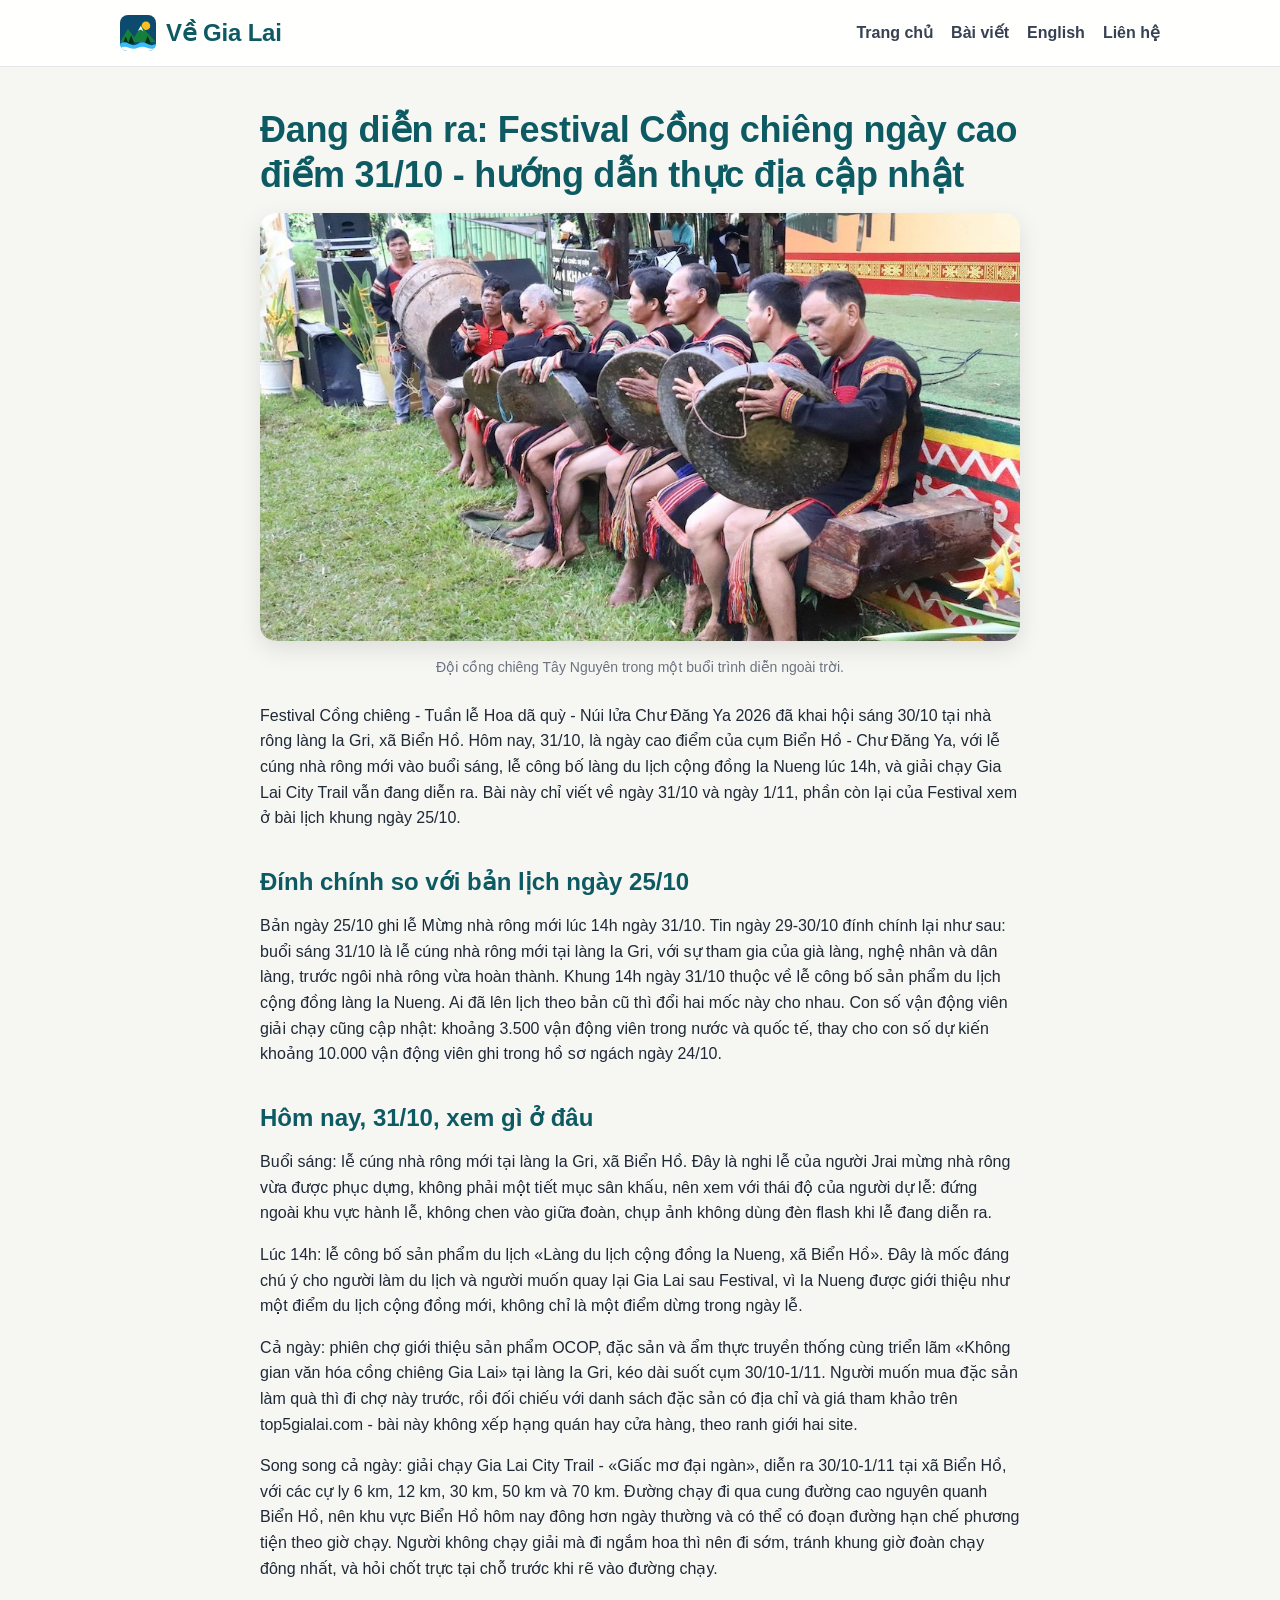
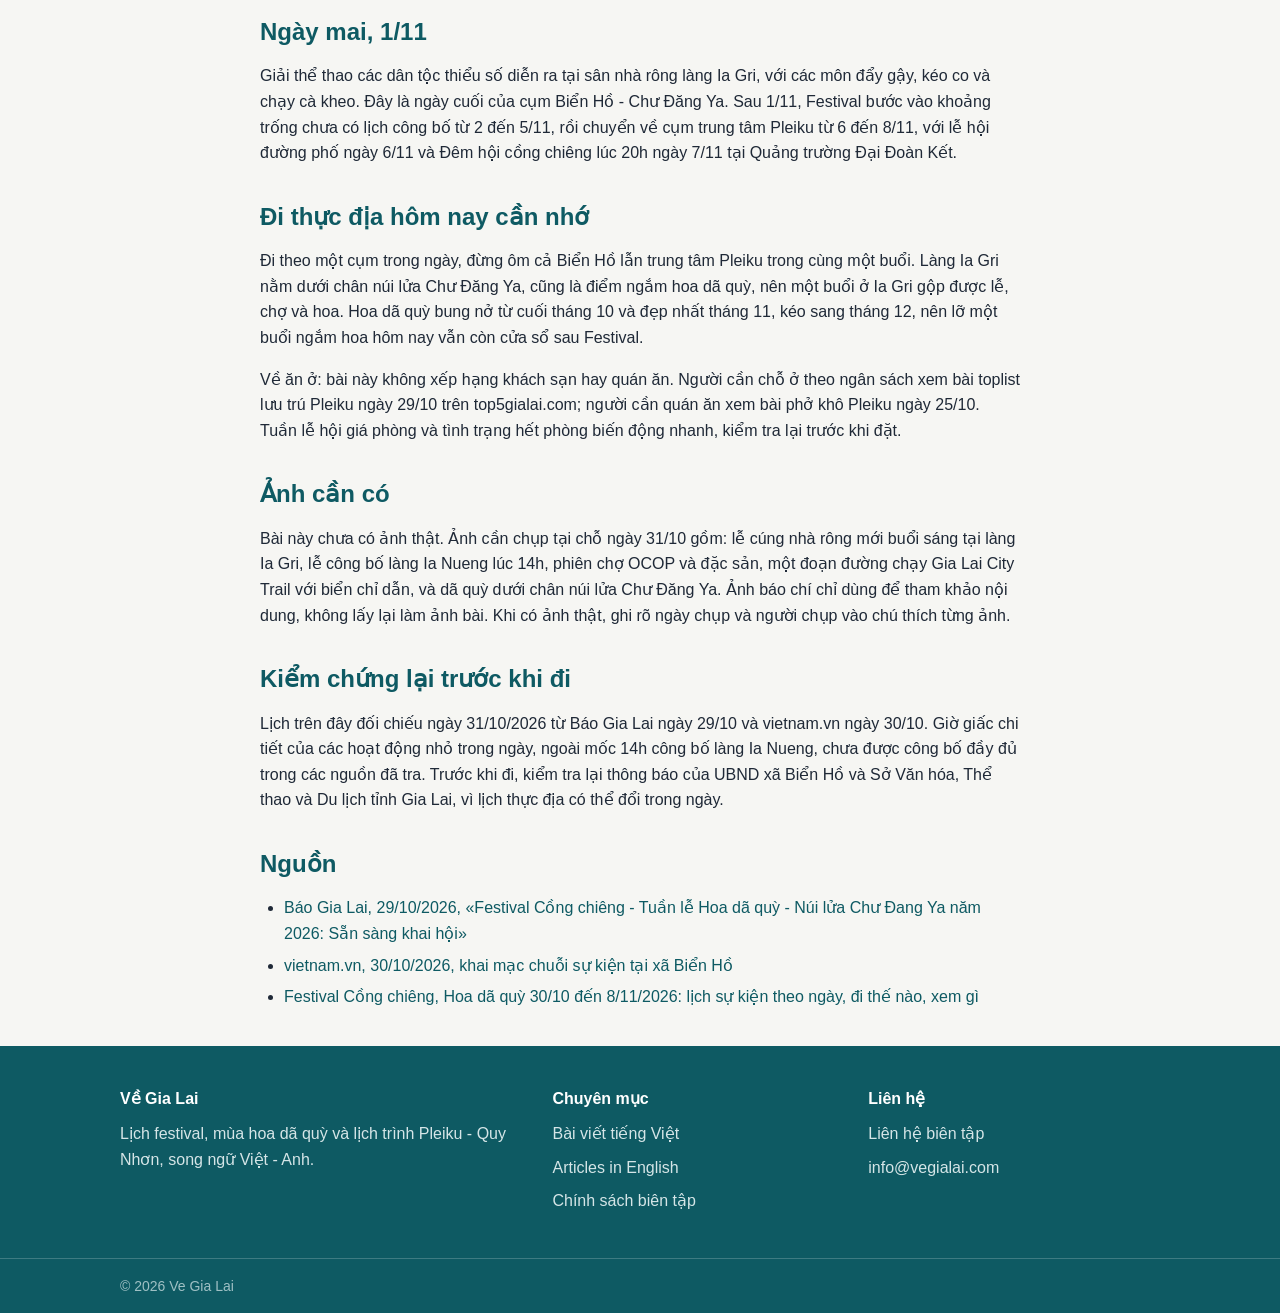
<file: bai-viet/festival-cong-chieng-ngay-cao-diem-31-10-huong-dan-thuc-dia.html>
<!DOCTYPE html><html lang="vi"><head><meta http-equiv="Content-Security-Policy" content="default-src 'self'; img-src 'self' data: https://static.cloudflareinsights.com; script-src-elem 'self' https://static.cloudflareinsights.com https://www.googletagmanager.com 'sha256-UXmooJPguoqOtVRpI6l/FpOUixE/SNHxZro4If8JUB8=' 'sha256-MmV6CAi336/HyRRIovsW4zg9B6W2PTh9U3CVrZxrCjM='; style-src-elem 'self'; connect-src 'self' https://static.cloudflareinsights.com https://www.google-analytics.com https://region1.google-analytics.com https://www.googletagmanager.com;"><meta charset="utf-8"><title>Đang diễn ra: Festival Cồng chiêng ngày cao điểm 31/10 - hướng dẫn thực địa cập nhật</title><meta name="description" content="Festival Cồng chiêng - Tuần lễ Hoa dã quỳ - Núi lửa Chư Đăng Ya 2026 đã khai hội sáng 30/10 tại nhà rông làng Ia Gri, xã Biển Hồ. Hôm nay, 31/10, là ngày cao đi..."><meta name="viewport" content="width=device-width,initial-scale=1"><link rel="canonical" href="https://vegialai.com/bai-viet/festival-cong-chieng-ngay-cao-diem-31-10-huong-dan-thuc-dia.html"><meta property="og:title" content="Đang diễn ra: Festival Cồng chiêng ngày cao điểm 31/10 - hướng dẫn thực địa cập nhật"><meta property="og:image" content="https://vegialai.com/images/gong.jpg"><meta property="og:description" content="Festival Cồng chiêng - Tuần lễ Hoa dã quỳ - Núi lửa Chư Đăng Ya 2026 đã khai hội sáng 30/10 tại nhà rông làng Ia Gri, xã Biển Hồ. Hôm nay, 31/10, là ngày cao đi..."><script type="application/ld+json">{"@context":"https://schema.org","@type":"Article","headline":"Đang diễn ra: Festival Cồng chiêng ngày cao điểm 31/10 - hướng dẫn thực địa cập nhật"}</script><script type="module" crossorigin="" src="/assets/index-7Z1wh7cP.js"></script><link rel="stylesheet" crossorigin="" href="/assets/home-v2.css"><!-- Google tag (gtag.js) -->
<script async src="https://www.googletagmanager.com/gtag/js?id=G-EB8NK3YJMM"></script>
<script>
  window.dataLayer = window.dataLayer || [];
  function gtag(){dataLayer.push(arguments);}
  gtag('js', new Date());
  gtag('config', 'G-EB8NK3YJMM');
</script>
<link rel="icon" type="image/svg+xml" href="/favicon.svg"></head><body><header class="site"><div class="wrap"><div class="brand"><img src="/logo-v2.svg" alt="" width="36" height="36"><span>Về Gia Lai</span></div><nav class="main"><a href="/">Trang chủ</a><a href="/#bai-viet">Bài viết</a><a href="/#english">English</a><a href="/lien-he.html">Liên hệ</a></nav></div></header><main><div class="wrap"><article class="content"><h1>Đang diễn ra: Festival Cồng chiêng ngày cao điểm 31/10 - hướng dẫn thực địa cập nhật</h1><figure class="lead"><img src="/images/gong.jpg" alt="Nghệ nhân đánh cồng chiêng Tây Nguyên"><figcaption>Đội cồng chiêng Tây Nguyên trong một buổi trình diễn ngoài trời.</figcaption></figure>
<p>Festival Cồng chiêng - Tuần lễ Hoa dã quỳ - Núi lửa Chư Đăng Ya 2026 đã khai hội sáng 30/10 tại nhà rông làng Ia Gri, xã Biển Hồ. Hôm nay, 31/10, là ngày cao điểm của cụm Biển Hồ - Chư Đăng Ya, với lễ cúng nhà rông mới vào buổi sáng, lễ công bố làng du lịch cộng đồng Ia Nueng lúc 14h, và giải chạy Gia Lai City Trail vẫn đang diễn ra. Bài này chỉ viết về ngày 31/10 và ngày 1/11, phần còn lại của Festival xem ở bài lịch khung ngày 25/10.</p>
<h2>Đính chính so với bản lịch ngày 25/10</h2>
<p>Bản ngày 25/10 ghi lễ Mừng nhà rông mới lúc 14h ngày 31/10. Tin ngày 29-30/10 đính chính lại như sau: buổi sáng 31/10 là lễ cúng nhà rông mới tại làng Ia Gri, với sự tham gia của già làng, nghệ nhân và dân làng, trước ngôi nhà rông vừa hoàn thành. Khung 14h ngày 31/10 thuộc về lễ công bố sản phẩm du lịch cộng đồng làng Ia Nueng. Ai đã lên lịch theo bản cũ thì đổi hai mốc này cho nhau. Con số vận động viên giải chạy cũng cập nhật: khoảng 3.500 vận động viên trong nước và quốc tế, thay cho con số dự kiến khoảng 10.000 vận động viên ghi trong hồ sơ ngách ngày 24/10.</p>
<h2>Hôm nay, 31/10, xem gì ở đâu</h2>
<p>Buổi sáng: lễ cúng nhà rông mới tại làng Ia Gri, xã Biển Hồ. Đây là nghi lễ của người Jrai mừng nhà rông vừa được phục dựng, không phải một tiết mục sân khấu, nên xem với thái độ của người dự lễ: đứng ngoài khu vực hành lễ, không chen vào giữa đoàn, chụp ảnh không dùng đèn flash khi lễ đang diễn ra.</p>
<p>Lúc 14h: lễ công bố sản phẩm du lịch «Làng du lịch cộng đồng Ia Nueng, xã Biển Hồ». Đây là mốc đáng chú ý cho người làm du lịch và người muốn quay lại Gia Lai sau Festival, vì Ia Nueng được giới thiệu như một điểm du lịch cộng đồng mới, không chỉ là một điểm dừng trong ngày lễ.</p>
<p>Cả ngày: phiên chợ giới thiệu sản phẩm OCOP, đặc sản và ẩm thực truyền thống cùng triển lãm «Không gian văn hóa cồng chiêng Gia Lai» tại làng Ia Gri, kéo dài suốt cụm 30/10-1/11. Người muốn mua đặc sản làm quà thì đi chợ này trước, rồi đối chiếu với danh sách đặc sản có địa chỉ và giá tham khảo trên top5gialai.com - bài này không xếp hạng quán hay cửa hàng, theo ranh giới hai site.</p>
<p>Song song cả ngày: giải chạy Gia Lai City Trail - «Giấc mơ đại ngàn», diễn ra 30/10-1/11 tại xã Biển Hồ, với các cự ly 6 km, 12 km, 30 km, 50 km và 70 km. Đường chạy đi qua cung đường cao nguyên quanh Biển Hồ, nên khu vực Biển Hồ hôm nay đông hơn ngày thường và có thể có đoạn đường hạn chế phương tiện theo giờ chạy. Người không chạy giải mà đi ngắm hoa thì nên đi sớm, tránh khung giờ đoàn chạy đông nhất, và hỏi chốt trực tại chỗ trước khi rẽ vào đường chạy.</p>
<h2>Ngày mai, 1/11</h2>
<p>Giải thể thao các dân tộc thiểu số diễn ra tại sân nhà rông làng Ia Gri, với các môn đẩy gậy, kéo co và chạy cà kheo. Đây là ngày cuối của cụm Biển Hồ - Chư Đăng Ya. Sau 1/11, Festival bước vào khoảng trống chưa có lịch công bố từ 2 đến 5/11, rồi chuyển về cụm trung tâm Pleiku từ 6 đến 8/11, với lễ hội đường phố ngày 6/11 và Đêm hội cồng chiêng lúc 20h ngày 7/11 tại Quảng trường Đại Đoàn Kết.</p>
<h2>Đi thực địa hôm nay cần nhớ</h2>
<p>Đi theo một cụm trong ngày, đừng ôm cả Biển Hồ lẫn trung tâm Pleiku trong cùng một buổi. Làng Ia Gri nằm dưới chân núi lửa Chư Đăng Ya, cũng là điểm ngắm hoa dã quỳ, nên một buổi ở Ia Gri gộp được lễ, chợ và hoa. Hoa dã quỳ bung nở từ cuối tháng 10 và đẹp nhất tháng 11, kéo sang tháng 12, nên lỡ một buổi ngắm hoa hôm nay vẫn còn cửa sổ sau Festival.</p>
<p>Về ăn ở: bài này không xếp hạng khách sạn hay quán ăn. Người cần chỗ ở theo ngân sách xem bài toplist lưu trú Pleiku ngày 29/10 trên top5gialai.com; người cần quán ăn xem bài phở khô Pleiku ngày 25/10. Tuần lễ hội giá phòng và tình trạng hết phòng biến động nhanh, kiểm tra lại trước khi đặt.</p>
<h2>Ảnh cần có</h2>
<p>Bài này chưa có ảnh thật. Ảnh cần chụp tại chỗ ngày 31/10 gồm: lễ cúng nhà rông mới buổi sáng tại làng Ia Gri, lễ công bố làng Ia Nueng lúc 14h, phiên chợ OCOP và đặc sản, một đoạn đường chạy Gia Lai City Trail với biển chỉ dẫn, và dã quỳ dưới chân núi lửa Chư Đăng Ya. Ảnh báo chí chỉ dùng để tham khảo nội dung, không lấy lại làm ảnh bài. Khi có ảnh thật, ghi rõ ngày chụp và người chụp vào chú thích từng ảnh.</p>
<h2>Kiểm chứng lại trước khi đi</h2>
<p>Lịch trên đây đối chiếu ngày 31/10/2026 từ Báo Gia Lai ngày 29/10 và vietnam.vn ngày 30/10. Giờ giấc chi tiết của các hoạt động nhỏ trong ngày, ngoài mốc 14h công bố làng Ia Nueng, chưa được công bố đầy đủ trong các nguồn đã tra. Trước khi đi, kiểm tra lại thông báo của UBND xã Biển Hồ và Sở Văn hóa, Thể thao và Du lịch tỉnh Gia Lai, vì lịch thực địa có thể đổi trong ngày.</p>
<h2>Nguồn</h2>

<ul><li><a href="https://baogialai.com.vn/festival-cong-chieng-tuan-le-hoa-da-quy-nui-lua-chu-dang-ya-2026-san-sang-khai-hoi-post603483.html">Báo Gia Lai, 29/10/2026, «Festival Cồng chiêng - Tuần lễ Hoa dã quỳ - Núi lửa Chư Đang Ya năm 2026: Sẵn sàng khai hội»</a></li><li><a href="https://www.vietnam.vn/khai-mac-chuoi-su-kien-van-hoa-du-lich-tai-xa-bien-ho">vietnam.vn, 30/10/2026, khai mạc chuỗi sự kiện tại xã Biển Hồ</a></li><li><a href="/bai-viet/festival-cong-chieng-hoa-da-quy-30-10-8-11-2026.html">Festival Cồng chiêng, Hoa dã quỳ 30/10 đến 8/11/2026: lịch sự kiện theo ngày, đi thế nào, xem gì</a></li></ul>

</article></div></main><footer class="site"><div class="wrap"><div><h4>Về Gia Lai</h4><p>Lịch festival, mùa hoa dã quỳ và lịch trình Pleiku - Quy Nhơn, song ngữ Việt - Anh.</p></div><div><h4>Chuyên mục</h4><ul><li><a href="/#bai-viet">Bài viết tiếng Việt</a></li><li><a href="/#english">Articles in English</a></li><li><a href="/chinh-sach-bien-tap.html">Chính sách biên tập</a></li></ul></div><div><h4>Liên hệ</h4><ul><li><a href="/lien-he.html">Liên hệ biên tập</a></li><li><a href="mailto:info@vegialai.com">info@vegialai.com</a></li></ul></div></div><div class="base"><div class="wrap">© 2026 Ve Gia Lai</div></div></footer><script defer src="https://static.cloudflareinsights.com/beacon.min.js" data-cf-beacon='{"token": "663342c085914c74ac11604c14da9294"}'></script></body></html>
</file>
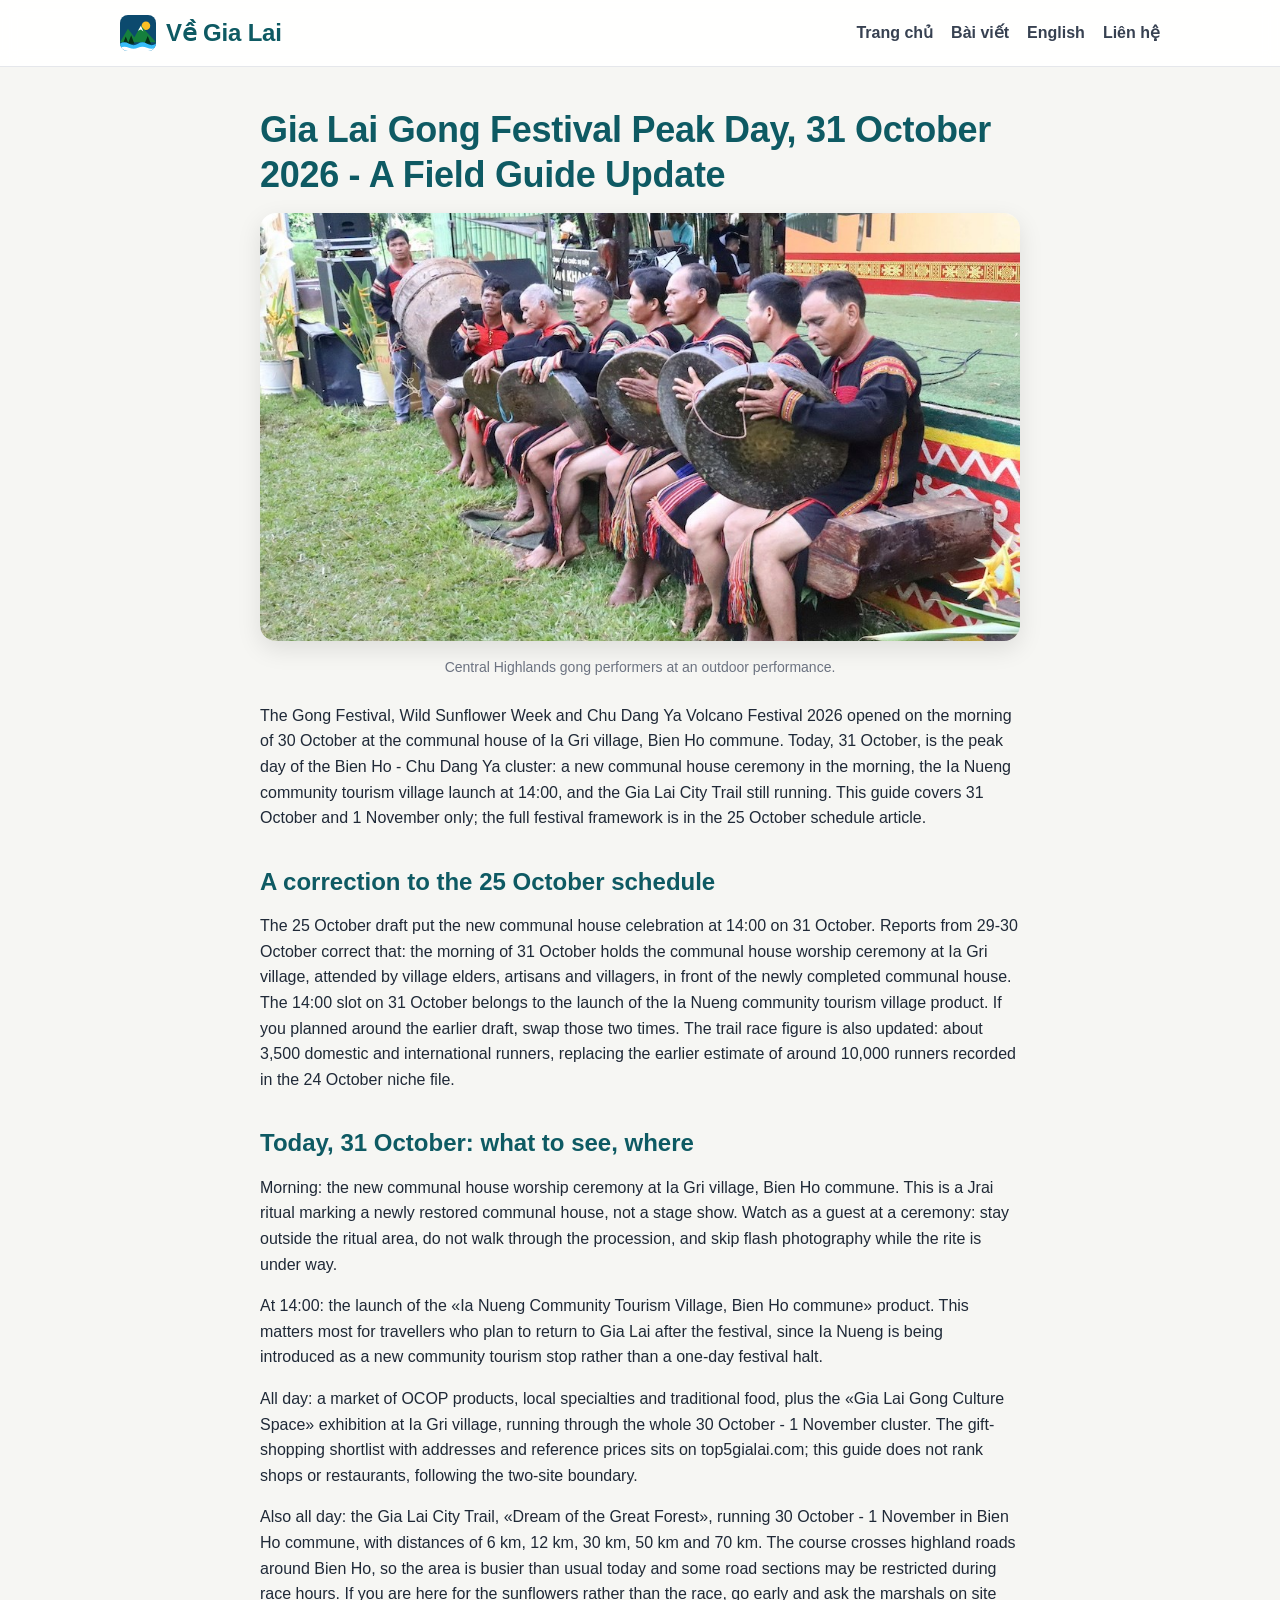
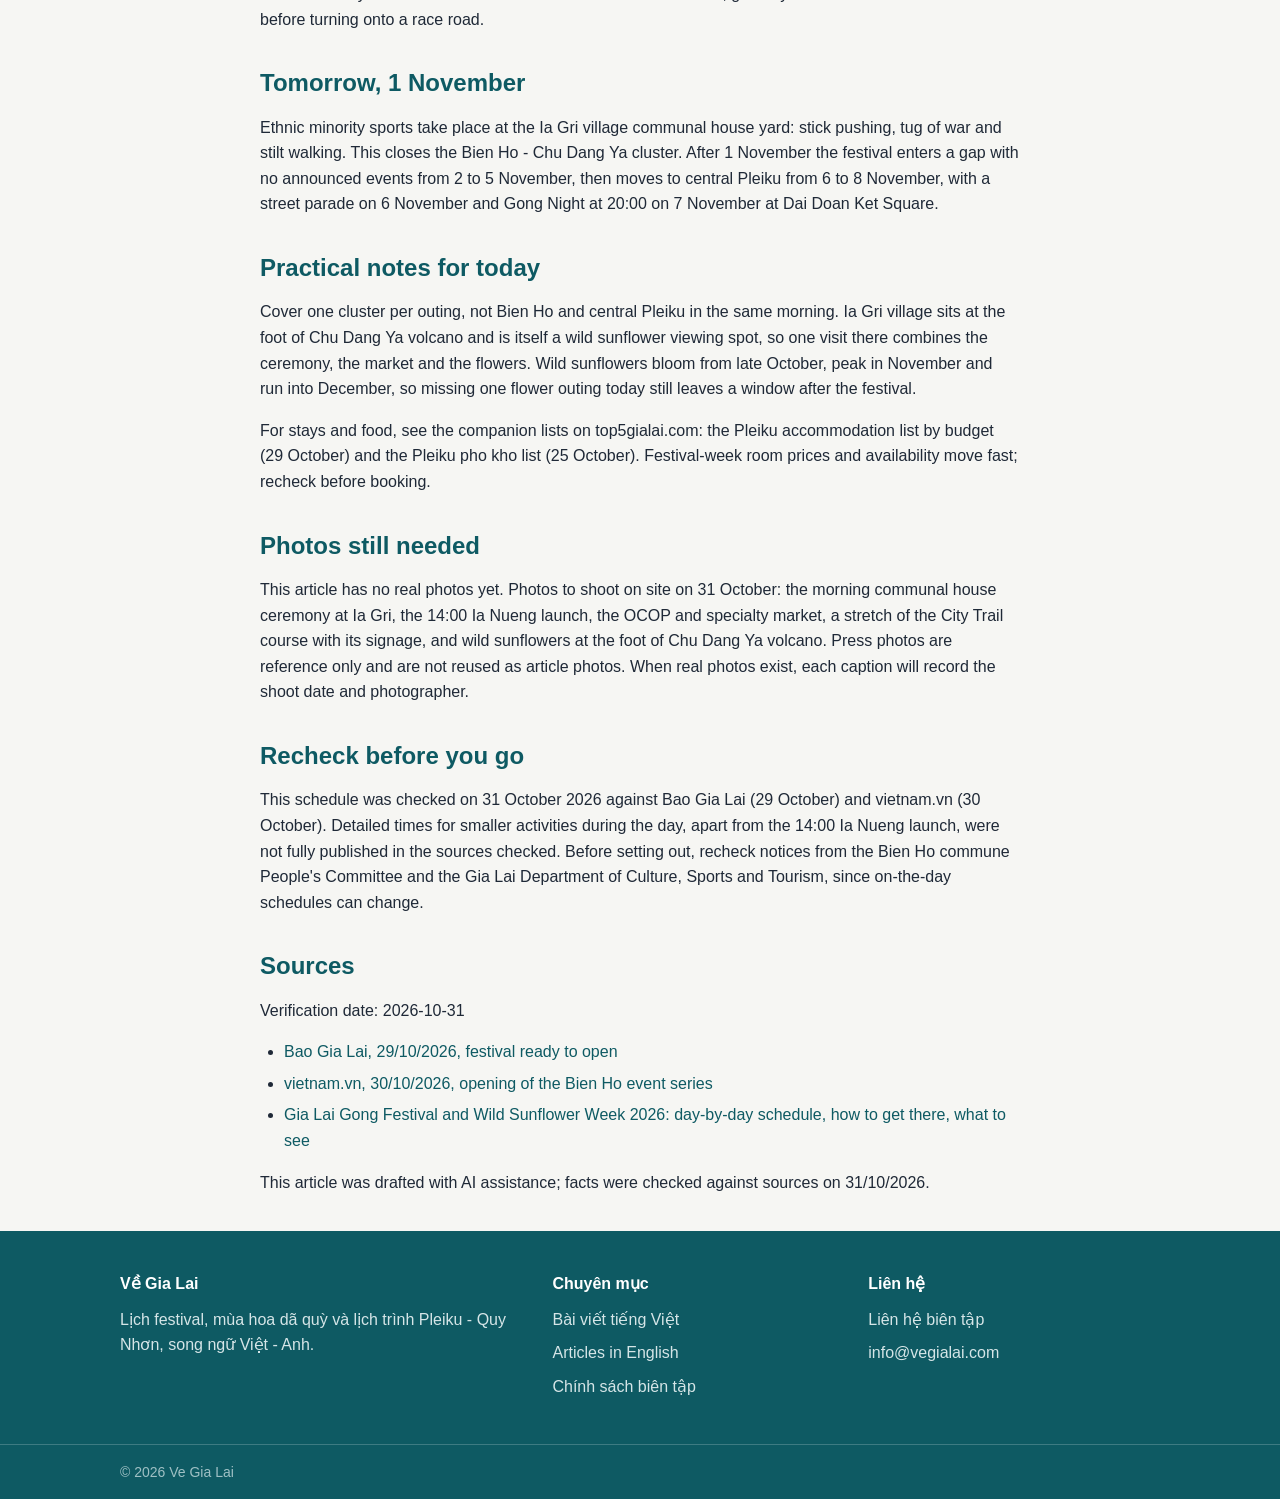
<file: bai-viet/gia-lai-gong-festival-31-october-field-guide-en.html>
<!DOCTYPE html><html lang="en"><head><meta http-equiv="Content-Security-Policy" content="default-src 'self'; img-src 'self' data: https://static.cloudflareinsights.com; script-src-elem 'self' https://static.cloudflareinsights.com https://www.googletagmanager.com 'sha256-UXmooJPguoqOtVRpI6l/FpOUixE/SNHxZro4If8JUB8=' 'sha256-MmV6CAi336/HyRRIovsW4zg9B6W2PTh9U3CVrZxrCjM='; style-src-elem 'self'; connect-src 'self' https://static.cloudflareinsights.com https://www.google-analytics.com https://region1.google-analytics.com https://www.googletagmanager.com;"><meta charset="utf-8"><title>Gia Lai Gong Festival Peak Day, 31 October 2026 - A Field Guide Update</title><meta name="description" content="The Gong Festival, Wild Sunflower Week and Chu Dang Ya Volcano Festival 2026 opened on the morning of 30 October at the communal house of Ia Gri village, Bien H..."><meta name="viewport" content="width=device-width,initial-scale=1"><link rel="canonical" href="https://vegialai.com/bai-viet/gia-lai-gong-festival-31-october-field-guide-en.html"><meta property="og:title" content="Gia Lai Gong Festival Peak Day, 31 October 2026 - A Field Guide Update"><meta property="og:image" content="https://vegialai.com/images/gong.jpg"><meta property="og:description" content="The Gong Festival, Wild Sunflower Week and Chu Dang Ya Volcano Festival 2026 opened on the morning of 30 October at the communal house of Ia Gri village, Bien H..."><script type="application/ld+json">{"@context":"https://schema.org","@type":"Article","headline":"Gia Lai Gong Festival Peak Day, 31 October 2026 - A Field Guide Update"}</script><script type="module" crossorigin="" src="/assets/index-7Z1wh7cP.js"></script><link rel="stylesheet" crossorigin="" href="/assets/home-v2.css"><!-- Google tag (gtag.js) -->
<script async src="https://www.googletagmanager.com/gtag/js?id=G-EB8NK3YJMM"></script>
<script>
  window.dataLayer = window.dataLayer || [];
  function gtag(){dataLayer.push(arguments);}
  gtag('js', new Date());
  gtag('config', 'G-EB8NK3YJMM');
</script>
<link rel="icon" type="image/svg+xml" href="/favicon.svg"></head><body><header class="site"><div class="wrap"><div class="brand"><img src="/logo-v2.svg" alt="" width="36" height="36"><span>Về Gia Lai</span></div><nav class="main"><a href="/">Trang chủ</a><a href="/#bai-viet">Bài viết</a><a href="/#english">English</a><a href="/lien-he.html">Liên hệ</a></nav></div></header><main><div class="wrap"><article class="content"><h1>Gia Lai Gong Festival Peak Day, 31 October 2026 - A Field Guide Update</h1><figure class="lead"><img src="/images/gong.jpg" alt="Central Highlands gong performers"><figcaption>Central Highlands gong performers at an outdoor performance.</figcaption></figure>
<p>The Gong Festival, Wild Sunflower Week and Chu Dang Ya Volcano Festival 2026 opened on the morning of 30 October at the communal house of Ia Gri village, Bien Ho commune. Today, 31 October, is the peak day of the Bien Ho - Chu Dang Ya cluster: a new communal house ceremony in the morning, the Ia Nueng community tourism village launch at 14:00, and the Gia Lai City Trail still running. This guide covers 31 October and 1 November only; the full festival framework is in the 25 October schedule article.</p>
<h2>A correction to the 25 October schedule</h2>
<p>The 25 October draft put the new communal house celebration at 14:00 on 31 October. Reports from 29-30 October correct that: the morning of 31 October holds the communal house worship ceremony at Ia Gri village, attended by village elders, artisans and villagers, in front of the newly completed communal house. The 14:00 slot on 31 October belongs to the launch of the Ia Nueng community tourism village product. If you planned around the earlier draft, swap those two times. The trail race figure is also updated: about 3,500 domestic and international runners, replacing the earlier estimate of around 10,000 runners recorded in the 24 October niche file.</p>
<h2>Today, 31 October: what to see, where</h2>
<p>Morning: the new communal house worship ceremony at Ia Gri village, Bien Ho commune. This is a Jrai ritual marking a newly restored communal house, not a stage show. Watch as a guest at a ceremony: stay outside the ritual area, do not walk through the procession, and skip flash photography while the rite is under way.</p>
<p>At 14:00: the launch of the «Ia Nueng Community Tourism Village, Bien Ho commune» product. This matters most for travellers who plan to return to Gia Lai after the festival, since Ia Nueng is being introduced as a new community tourism stop rather than a one-day festival halt.</p>
<p>All day: a market of OCOP products, local specialties and traditional food, plus the «Gia Lai Gong Culture Space» exhibition at Ia Gri village, running through the whole 30 October - 1 November cluster. The gift-shopping shortlist with addresses and reference prices sits on top5gialai.com; this guide does not rank shops or restaurants, following the two-site boundary.</p>
<p>Also all day: the Gia Lai City Trail, «Dream of the Great Forest», running 30 October - 1 November in Bien Ho commune, with distances of 6 km, 12 km, 30 km, 50 km and 70 km. The course crosses highland roads around Bien Ho, so the area is busier than usual today and some road sections may be restricted during race hours. If you are here for the sunflowers rather than the race, go early and ask the marshals on site before turning onto a race road.</p>
<h2>Tomorrow, 1 November</h2>
<p>Ethnic minority sports take place at the Ia Gri village communal house yard: stick pushing, tug of war and stilt walking. This closes the Bien Ho - Chu Dang Ya cluster. After 1 November the festival enters a gap with no announced events from 2 to 5 November, then moves to central Pleiku from 6 to 8 November, with a street parade on 6 November and Gong Night at 20:00 on 7 November at Dai Doan Ket Square.</p>
<h2>Practical notes for today</h2>
<p>Cover one cluster per outing, not Bien Ho and central Pleiku in the same morning. Ia Gri village sits at the foot of Chu Dang Ya volcano and is itself a wild sunflower viewing spot, so one visit there combines the ceremony, the market and the flowers. Wild sunflowers bloom from late October, peak in November and run into December, so missing one flower outing today still leaves a window after the festival.</p>
<p>For stays and food, see the companion lists on top5gialai.com: the Pleiku accommodation list by budget (29 October) and the Pleiku pho kho list (25 October). Festival-week room prices and availability move fast; recheck before booking.</p>
<h2>Photos still needed</h2>
<p>This article has no real photos yet. Photos to shoot on site on 31 October: the morning communal house ceremony at Ia Gri, the 14:00 Ia Nueng launch, the OCOP and specialty market, a stretch of the City Trail course with its signage, and wild sunflowers at the foot of Chu Dang Ya volcano. Press photos are reference only and are not reused as article photos. When real photos exist, each caption will record the shoot date and photographer.</p>
<h2>Recheck before you go</h2>
<p>This schedule was checked on 31 October 2026 against Bao Gia Lai (29 October) and vietnam.vn (30 October). Detailed times for smaller activities during the day, apart from the 14:00 Ia Nueng launch, were not fully published in the sources checked. Before setting out, recheck notices from the Bien Ho commune People&#x27;s Committee and the Gia Lai Department of Culture, Sports and Tourism, since on-the-day schedules can change.</p>
<h2>Sources</h2>
<p>Verification date: 2026-10-31</p>
<ul><li><a href="https://baogialai.com.vn/festival-cong-chieng-tuan-le-hoa-da-quy-nui-lua-chu-dang-ya-2026-san-sang-khai-hoi-post603483.html">Bao Gia Lai, 29/10/2026, festival ready to open</a></li><li><a href="https://www.vietnam.vn/khai-mac-chuoi-su-kien-van-hoa-du-lich-tai-xa-bien-ho">vietnam.vn, 30/10/2026, opening of the Bien Ho event series</a></li><li><a href="/bai-viet/gia-lai-gong-festival-wild-sunflower-week-2026-schedule-en.html">Gia Lai Gong Festival and Wild Sunflower Week 2026: day-by-day schedule, how to get there, what to see</a></li></ul>
<p>This article was drafted with AI assistance; facts were checked against sources on 31/10/2026.</p>
</article></div></main><footer class="site"><div class="wrap"><div><h4>Về Gia Lai</h4><p>Lịch festival, mùa hoa dã quỳ và lịch trình Pleiku - Quy Nhơn, song ngữ Việt - Anh.</p></div><div><h4>Chuyên mục</h4><ul><li><a href="/#bai-viet">Bài viết tiếng Việt</a></li><li><a href="/#english">Articles in English</a></li><li><a href="/chinh-sach-bien-tap.html">Chính sách biên tập</a></li></ul></div><div><h4>Liên hệ</h4><ul><li><a href="/lien-he.html">Liên hệ biên tập</a></li><li><a href="mailto:info@vegialai.com">info@vegialai.com</a></li></ul></div></div><div class="base"><div class="wrap">© 2026 Ve Gia Lai</div></div></footer><script defer src="https://static.cloudflareinsights.com/beacon.min.js" data-cf-beacon='{"token": "663342c085914c74ac11604c14da9294"}'></script></body></html>
</file>
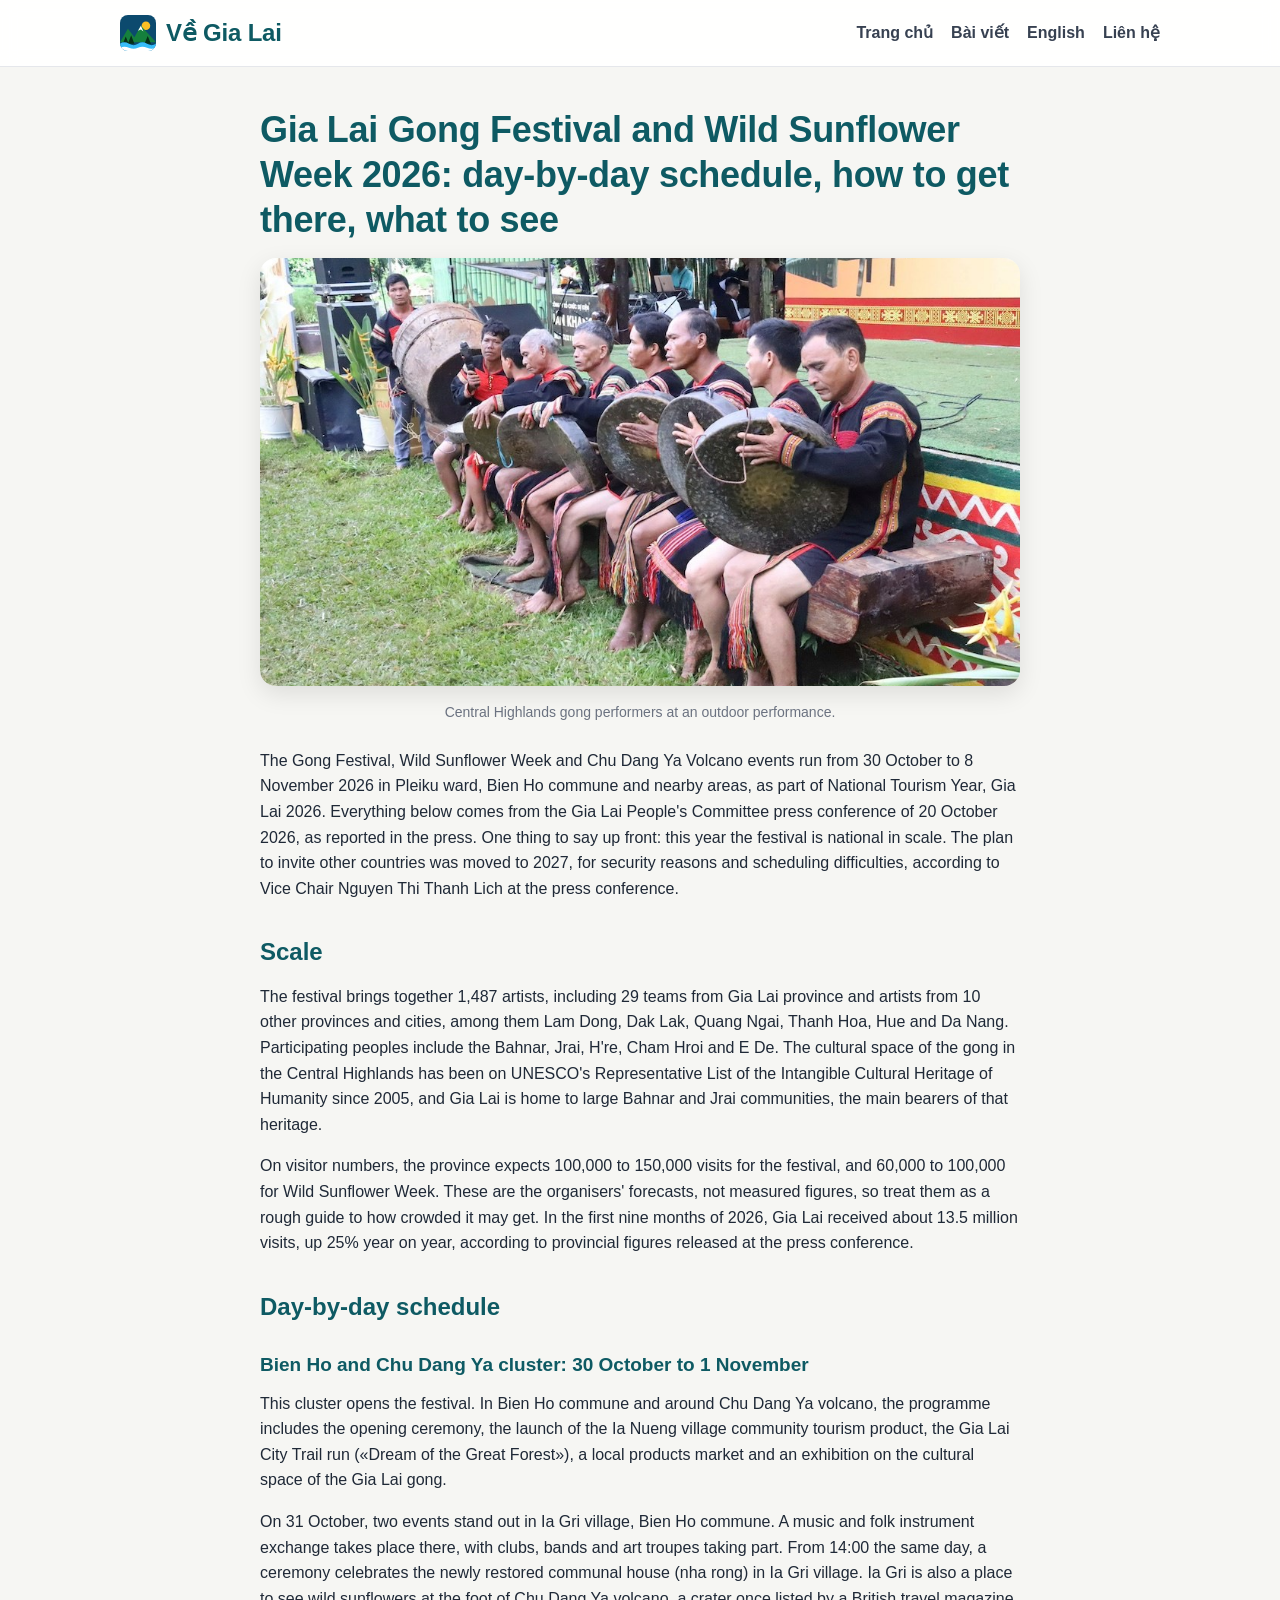
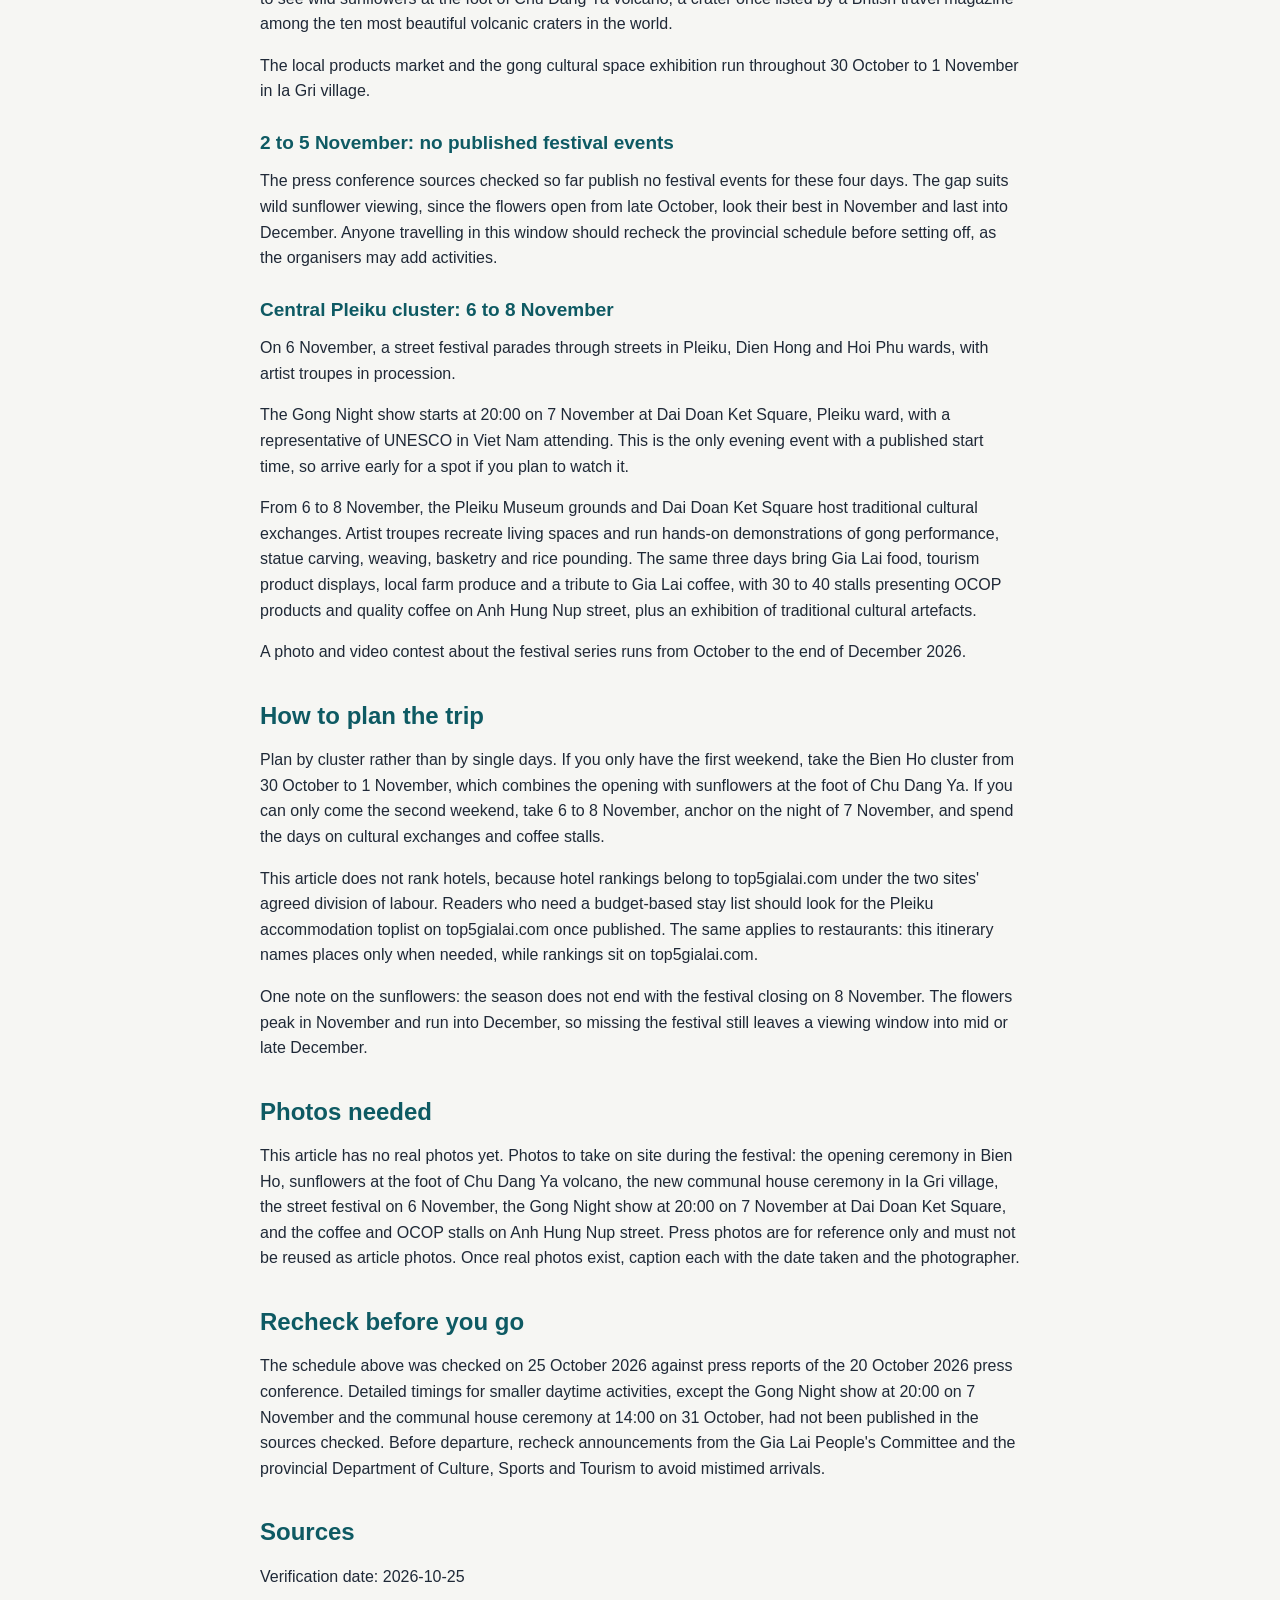
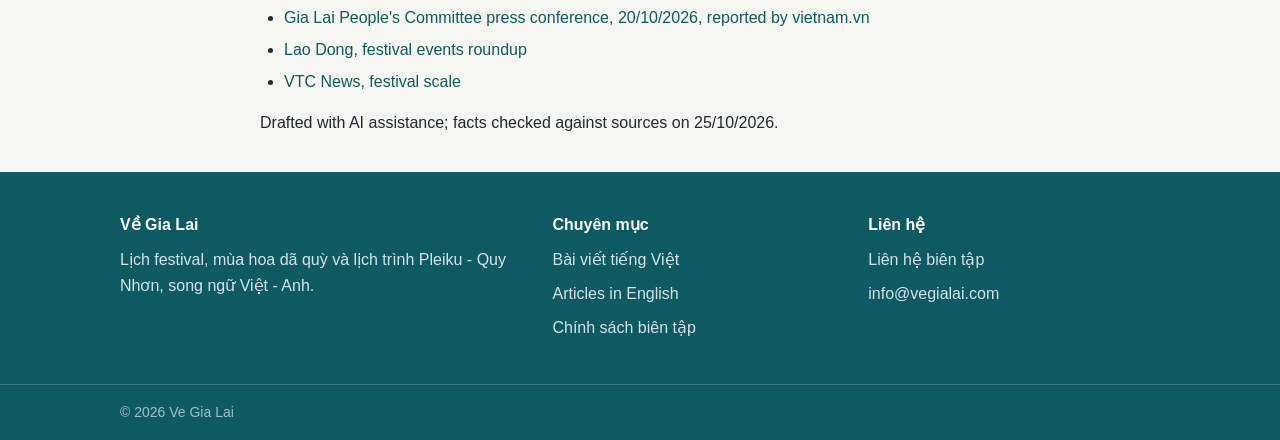
<file: bai-viet/gia-lai-gong-festival-wild-sunflower-week-2026-schedule-en.html>
<!DOCTYPE html><html lang="en"><head><meta http-equiv="Content-Security-Policy" content="default-src 'self'; img-src 'self' data: https://static.cloudflareinsights.com; script-src-elem 'self' https://static.cloudflareinsights.com https://www.googletagmanager.com 'sha256-UXmooJPguoqOtVRpI6l/FpOUixE/SNHxZro4If8JUB8=' 'sha256-MmV6CAi336/HyRRIovsW4zg9B6W2PTh9U3CVrZxrCjM='; style-src-elem 'self'; connect-src 'self' https://static.cloudflareinsights.com https://www.google-analytics.com https://region1.google-analytics.com https://www.googletagmanager.com;"><meta charset="utf-8"><title>Gia Lai Gong Festival and Wild Sunflower Week 2026: day-by-day schedule, how to get there, what to see</title><meta name="description" content="The Gong Festival, Wild Sunflower Week and Chu Dang Ya Volcano events run from 30 October to 8 November 2026 in Pleiku ward, Bien Ho commune and nearby areas, a..."><meta name="viewport" content="width=device-width,initial-scale=1"><link rel="canonical" href="https://vegialai.com/bai-viet/gia-lai-gong-festival-wild-sunflower-week-2026-schedule-en.html"><meta property="og:title" content="Gia Lai Gong Festival and Wild Sunflower Week 2026: day-by-day schedule, how to get there, what to see"><meta property="og:image" content="https://vegialai.com/images/gong.jpg"><meta property="og:description" content="The Gong Festival, Wild Sunflower Week and Chu Dang Ya Volcano events run from 30 October to 8 November 2026 in Pleiku ward, Bien Ho commune and nearby areas, a..."><script type="application/ld+json">{"@context":"https://schema.org","@type":"Article","headline":"Gia Lai Gong Festival and Wild Sunflower Week 2026: day-by-day schedule, how to get there, what to see"}</script><script type="module" crossorigin="" src="/assets/index-7Z1wh7cP.js"></script><link rel="stylesheet" crossorigin="" href="/assets/home-v2.css"><!-- Google tag (gtag.js) -->
<script async src="https://www.googletagmanager.com/gtag/js?id=G-EB8NK3YJMM"></script>
<script>
  window.dataLayer = window.dataLayer || [];
  function gtag(){dataLayer.push(arguments);}
  gtag('js', new Date());
  gtag('config', 'G-EB8NK3YJMM');
</script>
<link rel="icon" type="image/svg+xml" href="/favicon.svg"></head><body><header class="site"><div class="wrap"><div class="brand"><img src="/logo-v2.svg" alt="" width="36" height="36"><span>Về Gia Lai</span></div><nav class="main"><a href="/">Trang chủ</a><a href="/#bai-viet">Bài viết</a><a href="/#english">English</a><a href="/lien-he.html">Liên hệ</a></nav></div></header><main><div class="wrap"><article class="content"><h1>Gia Lai Gong Festival and Wild Sunflower Week 2026: day-by-day schedule, how to get there, what to see</h1><figure class="lead"><img src="/images/gong.jpg" alt="Central Highlands gong performers"><figcaption>Central Highlands gong performers at an outdoor performance.</figcaption></figure>
<p>The Gong Festival, Wild Sunflower Week and Chu Dang Ya Volcano events run from 30 October to 8 November 2026 in Pleiku ward, Bien Ho commune and nearby areas, as part of National Tourism Year, Gia Lai 2026. Everything below comes from the Gia Lai People&#x27;s Committee press conference of 20 October 2026, as reported in the press. One thing to say up front: this year the festival is national in scale. The plan to invite other countries was moved to 2027, for security reasons and scheduling difficulties, according to Vice Chair Nguyen Thi Thanh Lich at the press conference.</p>
<h2>Scale</h2>
<p>The festival brings together 1,487 artists, including 29 teams from Gia Lai province and artists from 10 other provinces and cities, among them Lam Dong, Dak Lak, Quang Ngai, Thanh Hoa, Hue and Da Nang. Participating peoples include the Bahnar, Jrai, H&#x27;re, Cham Hroi and E De. The cultural space of the gong in the Central Highlands has been on UNESCO&#x27;s Representative List of the Intangible Cultural Heritage of Humanity since 2005, and Gia Lai is home to large Bahnar and Jrai communities, the main bearers of that heritage.</p>
<p>On visitor numbers, the province expects 100,000 to 150,000 visits for the festival, and 60,000 to 100,000 for Wild Sunflower Week. These are the organisers&#x27; forecasts, not measured figures, so treat them as a rough guide to how crowded it may get. In the first nine months of 2026, Gia Lai received about 13.5 million visits, up 25% year on year, according to provincial figures released at the press conference.</p>
<h2>Day-by-day schedule</h2>
<h3>Bien Ho and Chu Dang Ya cluster: 30 October to 1 November</h3>
<p>This cluster opens the festival. In Bien Ho commune and around Chu Dang Ya volcano, the programme includes the opening ceremony, the launch of the Ia Nueng village community tourism product, the Gia Lai City Trail run («Dream of the Great Forest»), a local products market and an exhibition on the cultural space of the Gia Lai gong.</p>
<p>On 31 October, two events stand out in Ia Gri village, Bien Ho commune. A music and folk instrument exchange takes place there, with clubs, bands and art troupes taking part. From 14:00 the same day, a ceremony celebrates the newly restored communal house (nha rong) in Ia Gri village. Ia Gri is also a place to see wild sunflowers at the foot of Chu Dang Ya volcano, a crater once listed by a British travel magazine among the ten most beautiful volcanic craters in the world.</p>
<p>The local products market and the gong cultural space exhibition run throughout 30 October to 1 November in Ia Gri village.</p>
<h3>2 to 5 November: no published festival events</h3>
<p>The press conference sources checked so far publish no festival events for these four days. The gap suits wild sunflower viewing, since the flowers open from late October, look their best in November and last into December. Anyone travelling in this window should recheck the provincial schedule before setting off, as the organisers may add activities.</p>
<h3>Central Pleiku cluster: 6 to 8 November</h3>
<p>On 6 November, a street festival parades through streets in Pleiku, Dien Hong and Hoi Phu wards, with artist troupes in procession.</p>
<p>The Gong Night show starts at 20:00 on 7 November at Dai Doan Ket Square, Pleiku ward, with a representative of UNESCO in Viet Nam attending. This is the only evening event with a published start time, so arrive early for a spot if you plan to watch it.</p>
<p>From 6 to 8 November, the Pleiku Museum grounds and Dai Doan Ket Square host traditional cultural exchanges. Artist troupes recreate living spaces and run hands-on demonstrations of gong performance, statue carving, weaving, basketry and rice pounding. The same three days bring Gia Lai food, tourism product displays, local farm produce and a tribute to Gia Lai coffee, with 30 to 40 stalls presenting OCOP products and quality coffee on Anh Hung Nup street, plus an exhibition of traditional cultural artefacts.</p>
<p>A photo and video contest about the festival series runs from October to the end of December 2026.</p>
<h2>How to plan the trip</h2>
<p>Plan by cluster rather than by single days. If you only have the first weekend, take the Bien Ho cluster from 30 October to 1 November, which combines the opening with sunflowers at the foot of Chu Dang Ya. If you can only come the second weekend, take 6 to 8 November, anchor on the night of 7 November, and spend the days on cultural exchanges and coffee stalls.</p>
<p>This article does not rank hotels, because hotel rankings belong to top5gialai.com under the two sites&#x27; agreed division of labour. Readers who need a budget-based stay list should look for the Pleiku accommodation toplist on top5gialai.com once published. The same applies to restaurants: this itinerary names places only when needed, while rankings sit on top5gialai.com.</p>
<p>One note on the sunflowers: the season does not end with the festival closing on 8 November. The flowers peak in November and run into December, so missing the festival still leaves a viewing window into mid or late December.</p>
<h2>Photos needed</h2>
<p>This article has no real photos yet. Photos to take on site during the festival: the opening ceremony in Bien Ho, sunflowers at the foot of Chu Dang Ya volcano, the new communal house ceremony in Ia Gri village, the street festival on 6 November, the Gong Night show at 20:00 on 7 November at Dai Doan Ket Square, and the coffee and OCOP stalls on Anh Hung Nup street. Press photos are for reference only and must not be reused as article photos. Once real photos exist, caption each with the date taken and the photographer.</p>
<h2>Recheck before you go</h2>
<p>The schedule above was checked on 25 October 2026 against press reports of the 20 October 2026 press conference. Detailed timings for smaller daytime activities, except the Gong Night show at 20:00 on 7 November and the communal house ceremony at 14:00 on 31 October, had not been published in the sources checked. Before departure, recheck announcements from the Gia Lai People&#x27;s Committee and the provincial Department of Culture, Sports and Tourism to avoid mistimed arrivals.</p>
<h2>Sources</h2>
<p>Verification date: 2026-10-25</p>
<ul><li><a href="https://www.vietnam.vn/gia-lai-cong-bo-chuoi-su-kien-festival-cong-chieng-tuan-le-hoa-da-quy">Gia Lai People&#x27;s Committee press conference, 20/10/2026, reported by vietnam.vn</a></li><li><a href="https://laodong.vn/dttg/tin-tuc/loat-su-kien-dac-sac-tai-festival-cong-chieng-gia-lai-nam-2026-1786870.html">Lao Dong, festival events roundup</a></li><li><a href="https://vtcnews.vn/festival-cong-chieng-gia-lai-2026-ton-vinh-di-san-van-hoa-phi-vat-the-nhan-loai-ar1046349.html">VTC News, festival scale</a></li></ul>
<p>Drafted with AI assistance; facts checked against sources on 25/10/2026.</p>
</article></div></main><footer class="site"><div class="wrap"><div><h4>Về Gia Lai</h4><p>Lịch festival, mùa hoa dã quỳ và lịch trình Pleiku - Quy Nhơn, song ngữ Việt - Anh.</p></div><div><h4>Chuyên mục</h4><ul><li><a href="/#bai-viet">Bài viết tiếng Việt</a></li><li><a href="/#english">Articles in English</a></li><li><a href="/chinh-sach-bien-tap.html">Chính sách biên tập</a></li></ul></div><div><h4>Liên hệ</h4><ul><li><a href="/lien-he.html">Liên hệ biên tập</a></li><li><a href="mailto:info@vegialai.com">info@vegialai.com</a></li></ul></div></div><div class="base"><div class="wrap">© 2026 Ve Gia Lai</div></div></footer><script defer src="https://static.cloudflareinsights.com/beacon.min.js" data-cf-beacon='{"token": "663342c085914c74ac11604c14da9294"}'></script></body></html>
</file>
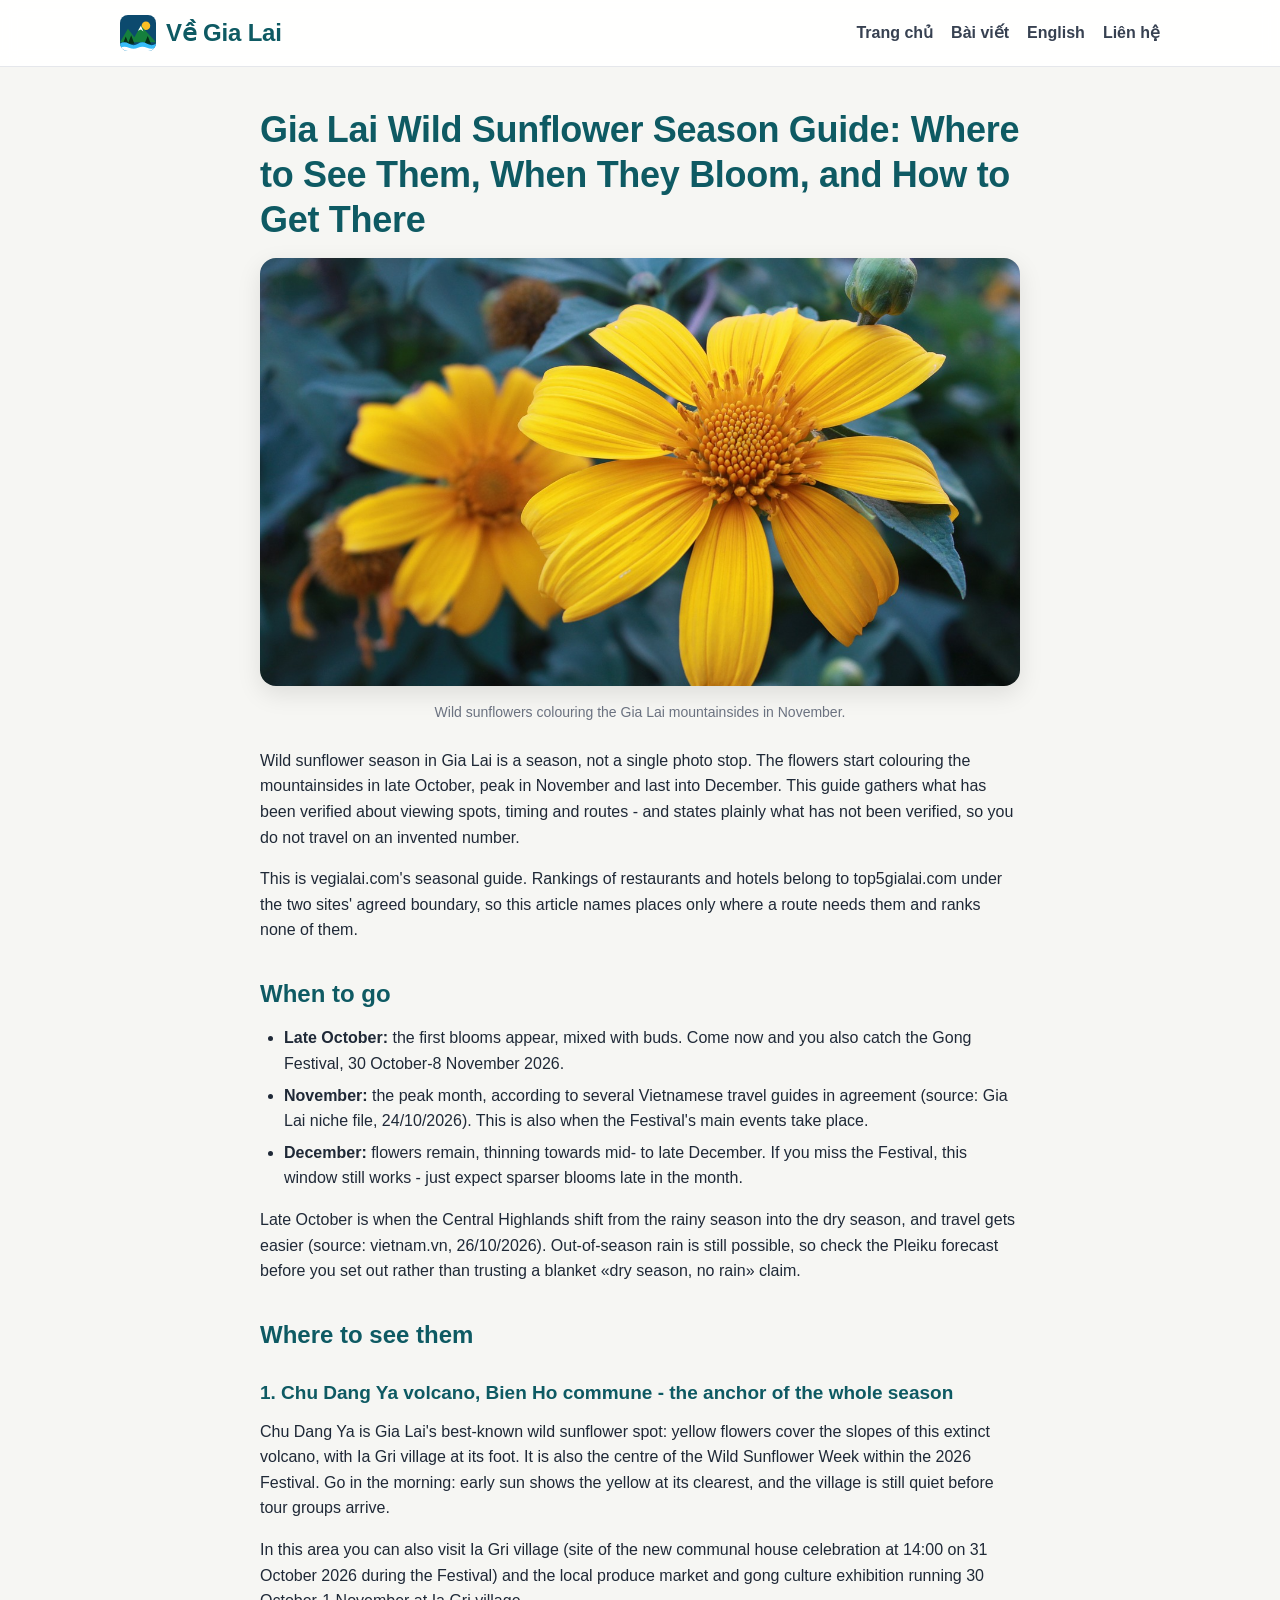
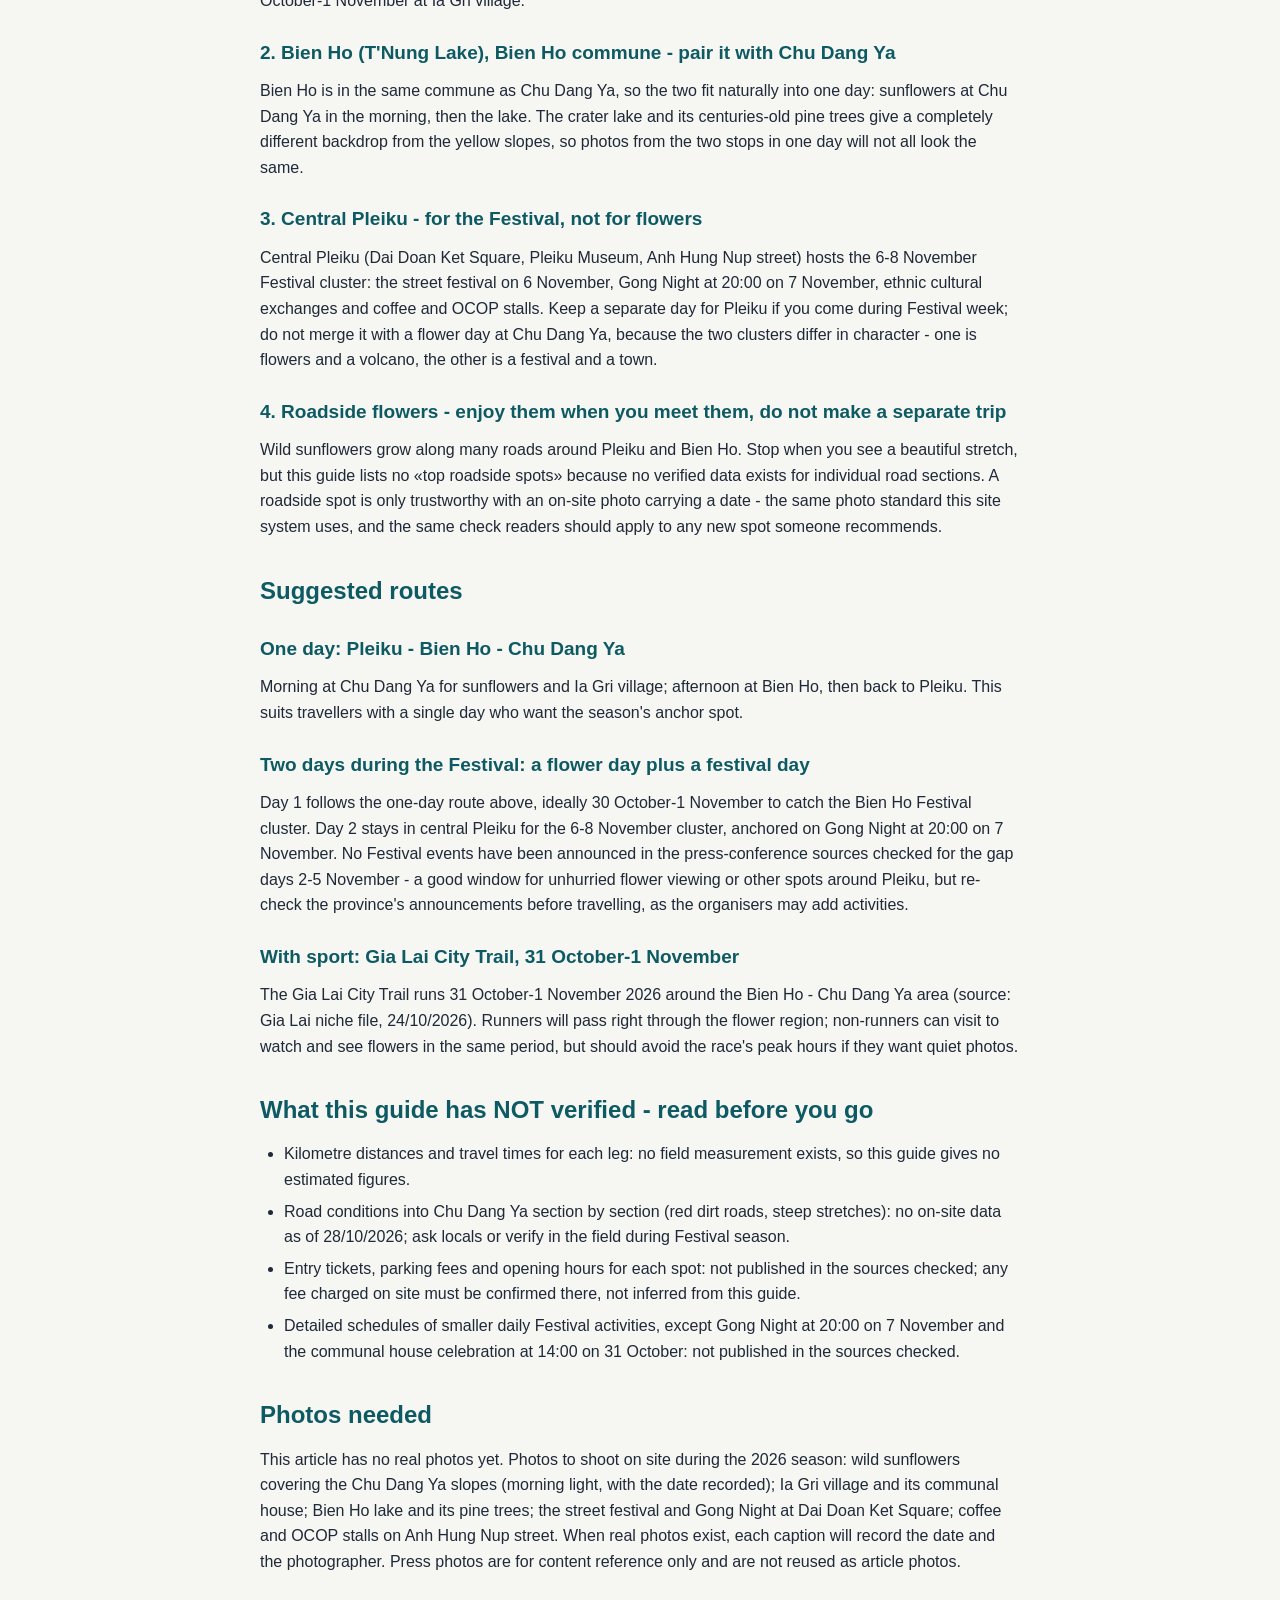
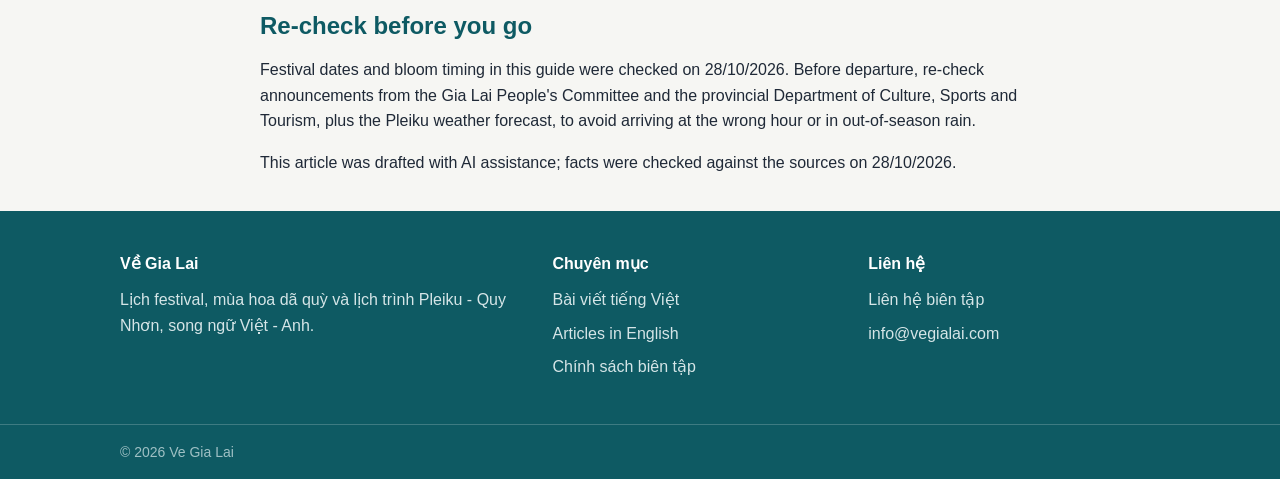
<file: bai-viet/gia-lai-wild-sunflower-season-guide-viewing-spots-bloom-time-routes-en.html>
<!DOCTYPE html><html lang="en"><head><meta http-equiv="Content-Security-Policy" content="default-src 'self'; img-src 'self' data: https://static.cloudflareinsights.com; script-src-elem 'self' https://static.cloudflareinsights.com https://www.googletagmanager.com 'sha256-UXmooJPguoqOtVRpI6l/FpOUixE/SNHxZro4If8JUB8=' 'sha256-MmV6CAi336/HyRRIovsW4zg9B6W2PTh9U3CVrZxrCjM='; style-src-elem 'self'; connect-src 'self' https://static.cloudflareinsights.com https://www.google-analytics.com https://region1.google-analytics.com https://www.googletagmanager.com;"><meta charset="utf-8"><title>Gia Lai Wild Sunflower Season Guide: Where to See Them, When They Bloom, and How to Get There</title><meta name="description" content="Wild sunflower season in Gia Lai is a season, not a single photo stop. The flowers start colouring the mountainsides in late October, peak in November and last ..."><meta name="viewport" content="width=device-width,initial-scale=1"><link rel="canonical" href="https://vegialai.com/bai-viet/gia-lai-wild-sunflower-season-guide-viewing-spots-bloom-time-routes-en.html"><meta property="og:title" content="Gia Lai Wild Sunflower Season Guide: Where to See Them, When They Bloom, and How to Get There"><meta property="og:image" content="https://vegialai.com/images/sunflower.jpg"><meta property="og:description" content="Wild sunflower season in Gia Lai is a season, not a single photo stop. The flowers start colouring the mountainsides in late October, peak in November and last ..."><script type="application/ld+json">{"@context":"https://schema.org","@type":"Article","headline":"Gia Lai Wild Sunflower Season Guide: Where to See Them, When They Bloom, and How to Get There"}</script><script type="module" crossorigin="" src="/assets/index-7Z1wh7cP.js"></script><link rel="stylesheet" crossorigin="" href="/assets/home-v2.css"><!-- Google tag (gtag.js) -->
<script async src="https://www.googletagmanager.com/gtag/js?id=G-EB8NK3YJMM"></script>
<script>
  window.dataLayer = window.dataLayer || [];
  function gtag(){dataLayer.push(arguments);}
  gtag('js', new Date());
  gtag('config', 'G-EB8NK3YJMM');
</script>
<link rel="icon" type="image/svg+xml" href="/favicon.svg"></head><body><header class="site"><div class="wrap"><div class="brand"><img src="/logo-v2.svg" alt="" width="36" height="36"><span>Về Gia Lai</span></div><nav class="main"><a href="/">Trang chủ</a><a href="/#bai-viet">Bài viết</a><a href="/#english">English</a><a href="/lien-he.html">Liên hệ</a></nav></div></header><main><div class="wrap"><article class="content"><h1>Gia Lai Wild Sunflower Season Guide: Where to See Them, When They Bloom, and How to Get There</h1><figure class="lead"><img src="/images/sunflower.jpg" alt="Wild sunflower in bloom"><figcaption>Wild sunflowers colouring the Gia Lai mountainsides in November.</figcaption></figure>
<p>Wild sunflower season in Gia Lai is a season, not a single photo stop. The flowers start colouring the mountainsides in late October, peak in November and last into December. This guide gathers what has been verified about viewing spots, timing and routes - and states plainly what has not been verified, so you do not travel on an invented number.</p>
<p>This is vegialai.com&#x27;s seasonal guide. Rankings of restaurants and hotels belong to top5gialai.com under the two sites&#x27; agreed boundary, so this article names places only where a route needs them and ranks none of them.</p>
<h2>When to go</h2>
<ul><li><strong>Late October:</strong> the first blooms appear, mixed with buds. Come now and you also catch the Gong Festival, 30 October-8 November 2026.</li><li><strong>November:</strong> the peak month, according to several Vietnamese travel guides in agreement (source: Gia Lai niche file, 24/10/2026). This is also when the Festival&#x27;s main events take place.</li><li><strong>December:</strong> flowers remain, thinning towards mid- to late December. If you miss the Festival, this window still works - just expect sparser blooms late in the month.</li></ul>
<p>Late October is when the Central Highlands shift from the rainy season into the dry season, and travel gets easier (source: vietnam.vn, 26/10/2026). Out-of-season rain is still possible, so check the Pleiku forecast before you set out rather than trusting a blanket «dry season, no rain» claim.</p>
<h2>Where to see them</h2>
<h3>1. Chu Dang Ya volcano, Bien Ho commune - the anchor of the whole season</h3>
<p>Chu Dang Ya is Gia Lai&#x27;s best-known wild sunflower spot: yellow flowers cover the slopes of this extinct volcano, with Ia Gri village at its foot. It is also the centre of the Wild Sunflower Week within the 2026 Festival. Go in the morning: early sun shows the yellow at its clearest, and the village is still quiet before tour groups arrive.</p>
<p>In this area you can also visit Ia Gri village (site of the new communal house celebration at 14:00 on 31 October 2026 during the Festival) and the local produce market and gong culture exhibition running 30 October-1 November at Ia Gri village.</p>
<h3>2. Bien Ho (T&#x27;Nung Lake), Bien Ho commune - pair it with Chu Dang Ya</h3>
<p>Bien Ho is in the same commune as Chu Dang Ya, so the two fit naturally into one day: sunflowers at Chu Dang Ya in the morning, then the lake. The crater lake and its centuries-old pine trees give a completely different backdrop from the yellow slopes, so photos from the two stops in one day will not all look the same.</p>
<h3>3. Central Pleiku - for the Festival, not for flowers</h3>
<p>Central Pleiku (Dai Doan Ket Square, Pleiku Museum, Anh Hung Nup street) hosts the 6-8 November Festival cluster: the street festival on 6 November, Gong Night at 20:00 on 7 November, ethnic cultural exchanges and coffee and OCOP stalls. Keep a separate day for Pleiku if you come during Festival week; do not merge it with a flower day at Chu Dang Ya, because the two clusters differ in character - one is flowers and a volcano, the other is a festival and a town.</p>
<h3>4. Roadside flowers - enjoy them when you meet them, do not make a separate trip</h3>
<p>Wild sunflowers grow along many roads around Pleiku and Bien Ho. Stop when you see a beautiful stretch, but this guide lists no «top roadside spots» because no verified data exists for individual road sections. A roadside spot is only trustworthy with an on-site photo carrying a date - the same photo standard this site system uses, and the same check readers should apply to any new spot someone recommends.</p>
<h2>Suggested routes</h2>
<h3>One day: Pleiku - Bien Ho - Chu Dang Ya</h3>
<p>Morning at Chu Dang Ya for sunflowers and Ia Gri village; afternoon at Bien Ho, then back to Pleiku. This suits travellers with a single day who want the season&#x27;s anchor spot.</p>
<h3>Two days during the Festival: a flower day plus a festival day</h3>
<p>Day 1 follows the one-day route above, ideally 30 October-1 November to catch the Bien Ho Festival cluster. Day 2 stays in central Pleiku for the 6-8 November cluster, anchored on Gong Night at 20:00 on 7 November. No Festival events have been announced in the press-conference sources checked for the gap days 2-5 November - a good window for unhurried flower viewing or other spots around Pleiku, but re-check the province&#x27;s announcements before travelling, as the organisers may add activities.</p>
<h3>With sport: Gia Lai City Trail, 31 October-1 November</h3>
<p>The Gia Lai City Trail runs 31 October-1 November 2026 around the Bien Ho - Chu Dang Ya area (source: Gia Lai niche file, 24/10/2026). Runners will pass right through the flower region; non-runners can visit to watch and see flowers in the same period, but should avoid the race&#x27;s peak hours if they want quiet photos.</p>
<h2>What this guide has NOT verified - read before you go</h2>
<ul><li>Kilometre distances and travel times for each leg: no field measurement exists, so this guide gives no estimated figures.</li><li>Road conditions into Chu Dang Ya section by section (red dirt roads, steep stretches): no on-site data as of 28/10/2026; ask locals or verify in the field during Festival season.</li><li>Entry tickets, parking fees and opening hours for each spot: not published in the sources checked; any fee charged on site must be confirmed there, not inferred from this guide.</li><li>Detailed schedules of smaller daily Festival activities, except Gong Night at 20:00 on 7 November and the communal house celebration at 14:00 on 31 October: not published in the sources checked.</li></ul>
<h2>Photos needed</h2>
<p>This article has no real photos yet. Photos to shoot on site during the 2026 season: wild sunflowers covering the Chu Dang Ya slopes (morning light, with the date recorded); Ia Gri village and its communal house; Bien Ho lake and its pine trees; the street festival and Gong Night at Dai Doan Ket Square; coffee and OCOP stalls on Anh Hung Nup street. When real photos exist, each caption will record the date and the photographer. Press photos are for content reference only and are not reused as article photos.</p>
<h2>Re-check before you go</h2>
<p>Festival dates and bloom timing in this guide were checked on 28/10/2026. Before departure, re-check announcements from the Gia Lai People&#x27;s Committee and the provincial Department of Culture, Sports and Tourism, plus the Pleiku weather forecast, to avoid arriving at the wrong hour or in out-of-season rain.</p>

<p>This article was drafted with AI assistance; facts were checked against the sources on 28/10/2026.</p>
</article></div></main><footer class="site"><div class="wrap"><div><h4>Về Gia Lai</h4><p>Lịch festival, mùa hoa dã quỳ và lịch trình Pleiku - Quy Nhơn, song ngữ Việt - Anh.</p></div><div><h4>Chuyên mục</h4><ul><li><a href="/#bai-viet">Bài viết tiếng Việt</a></li><li><a href="/#english">Articles in English</a></li><li><a href="/chinh-sach-bien-tap.html">Chính sách biên tập</a></li></ul></div><div><h4>Liên hệ</h4><ul><li><a href="/lien-he.html">Liên hệ biên tập</a></li><li><a href="mailto:info@vegialai.com">info@vegialai.com</a></li></ul></div></div><div class="base"><div class="wrap">© 2026 Ve Gia Lai</div></div></footer><script defer src="https://static.cloudflareinsights.com/beacon.min.js" data-cf-beacon='{"token": "663342c085914c74ac11604c14da9294"}'></script></body></html>
</file>
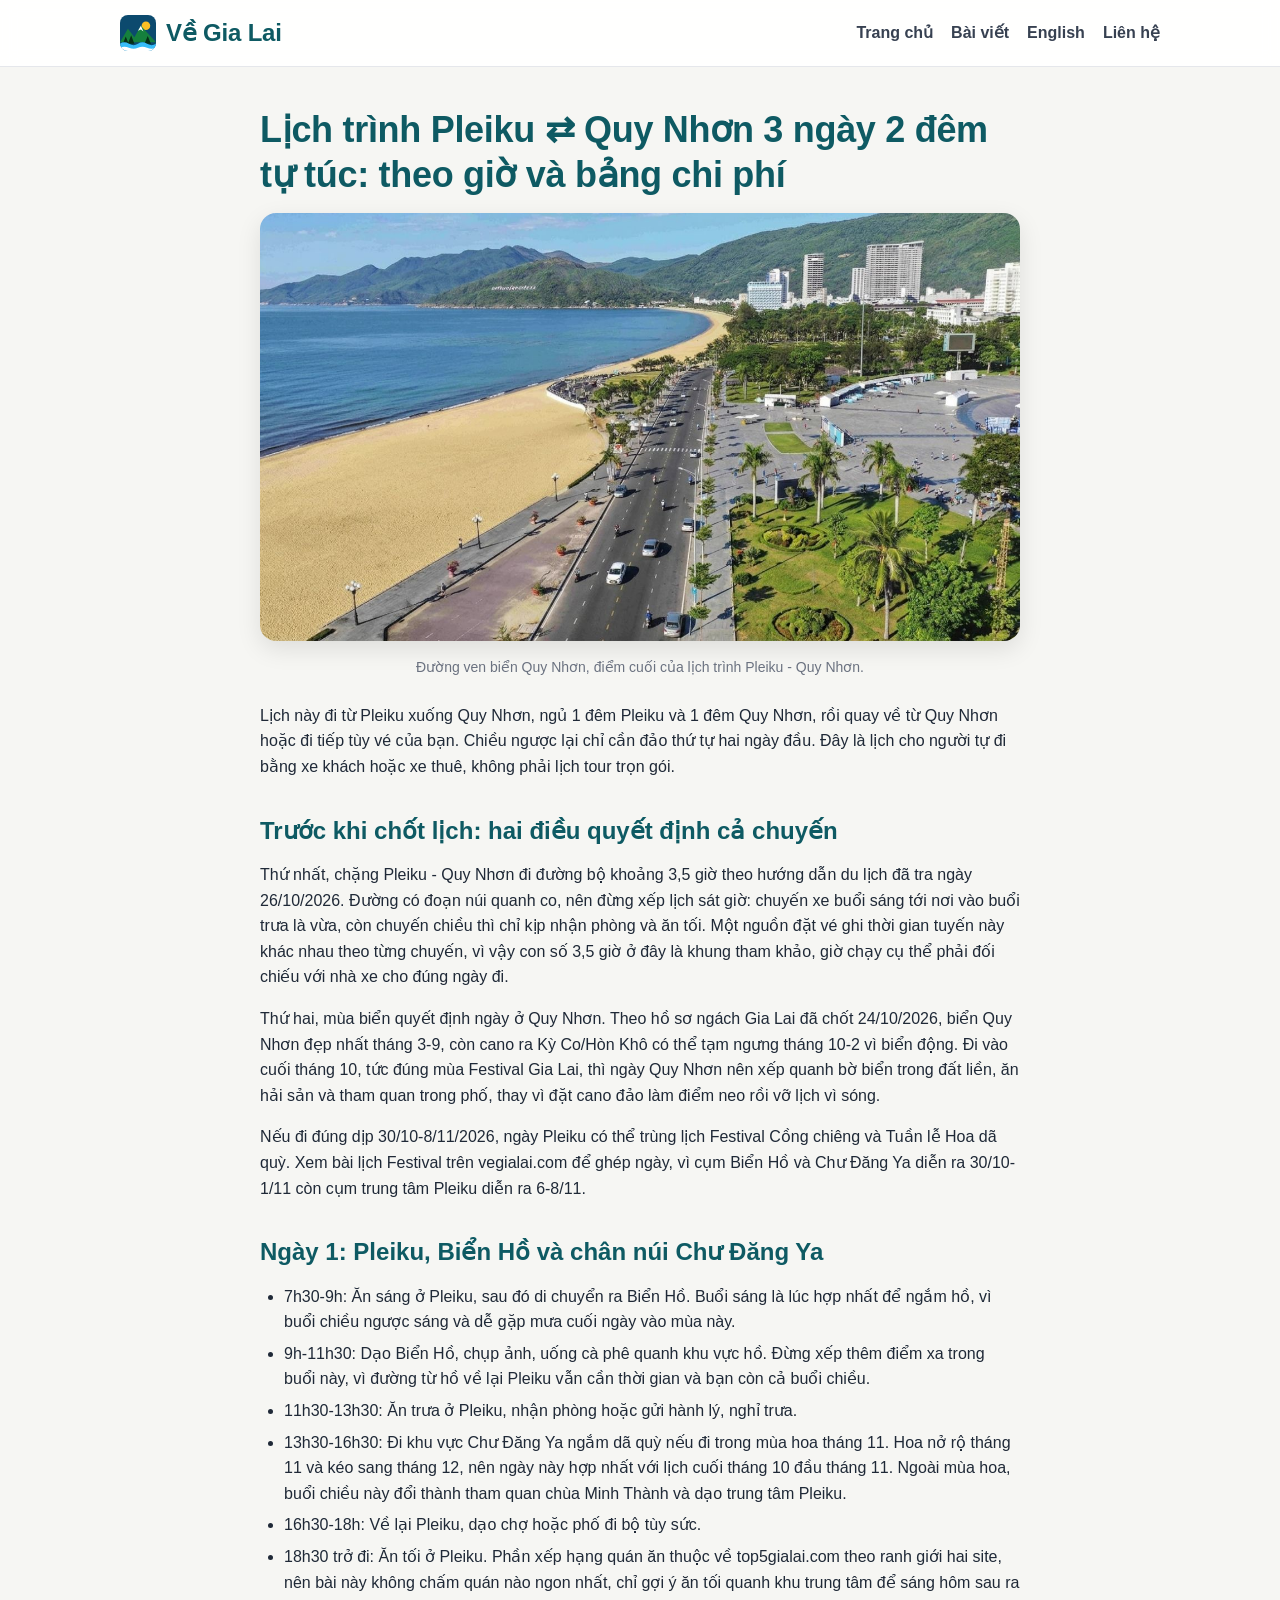
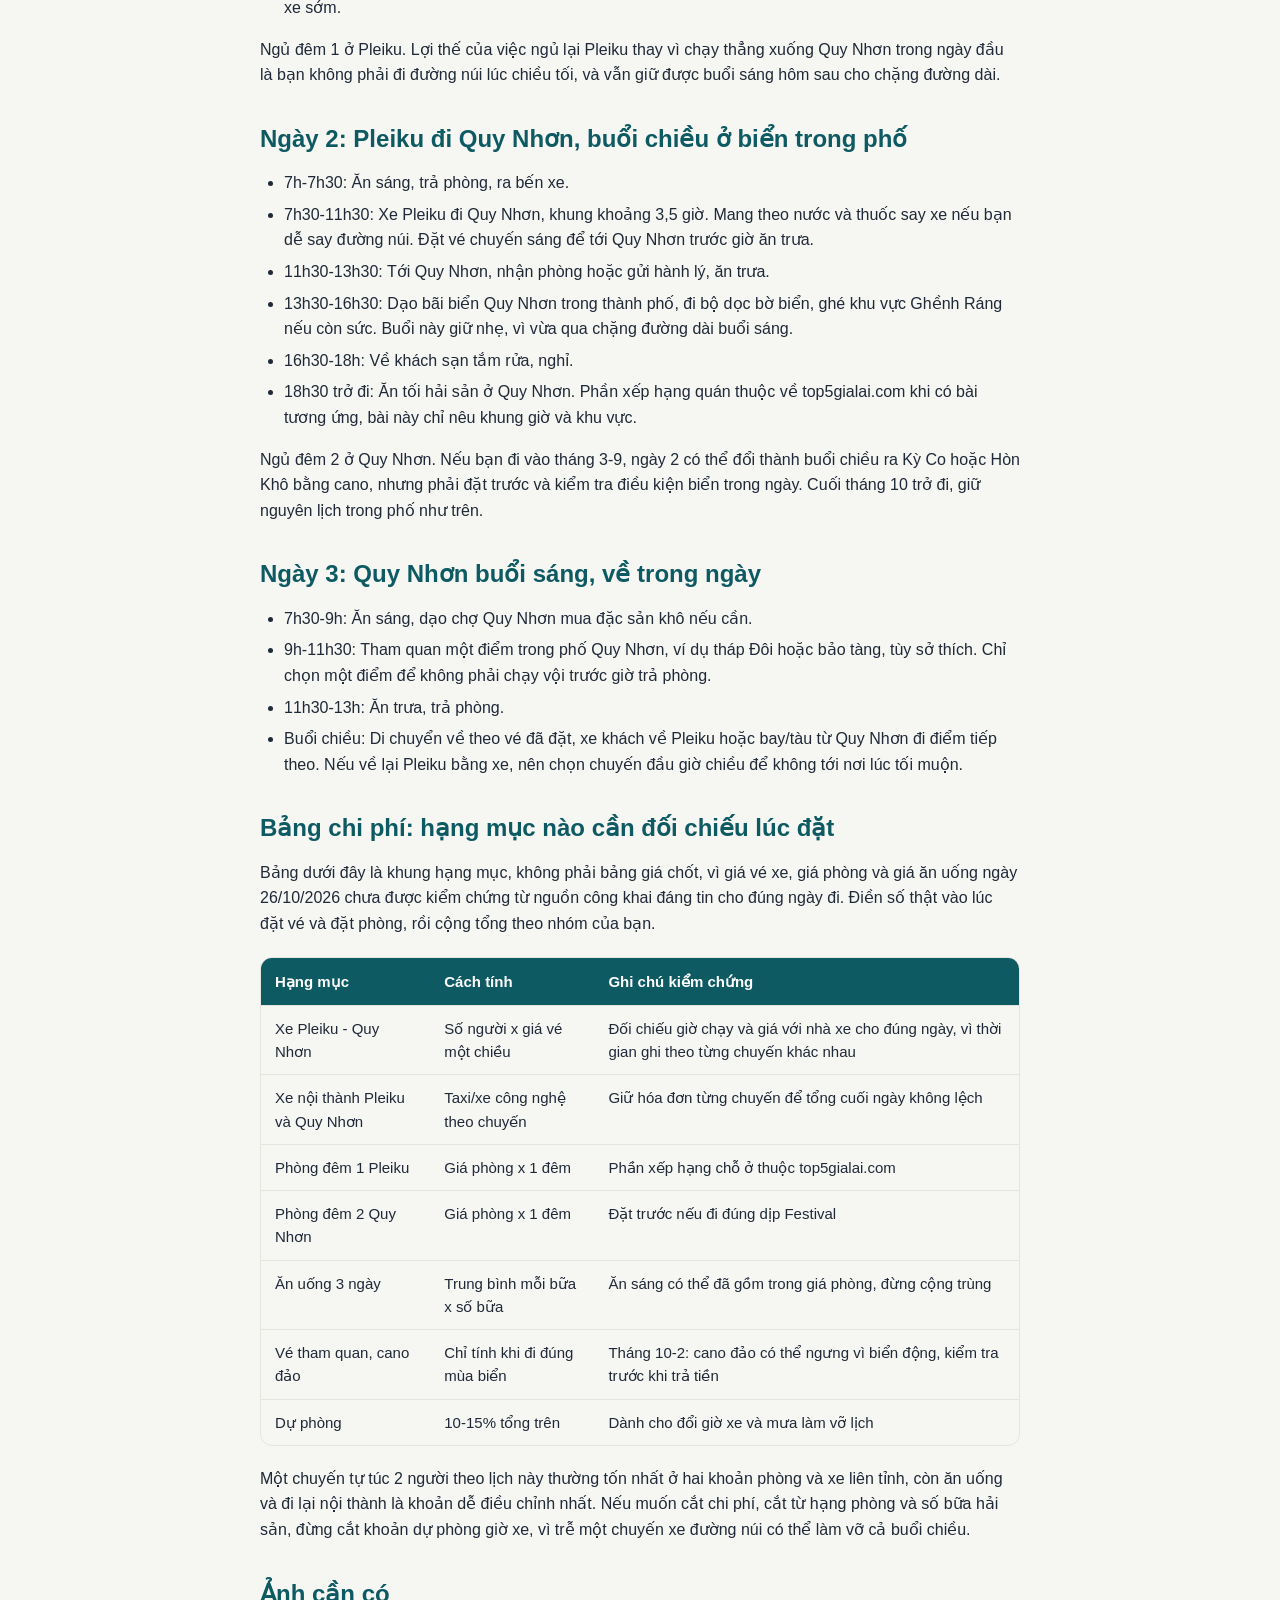
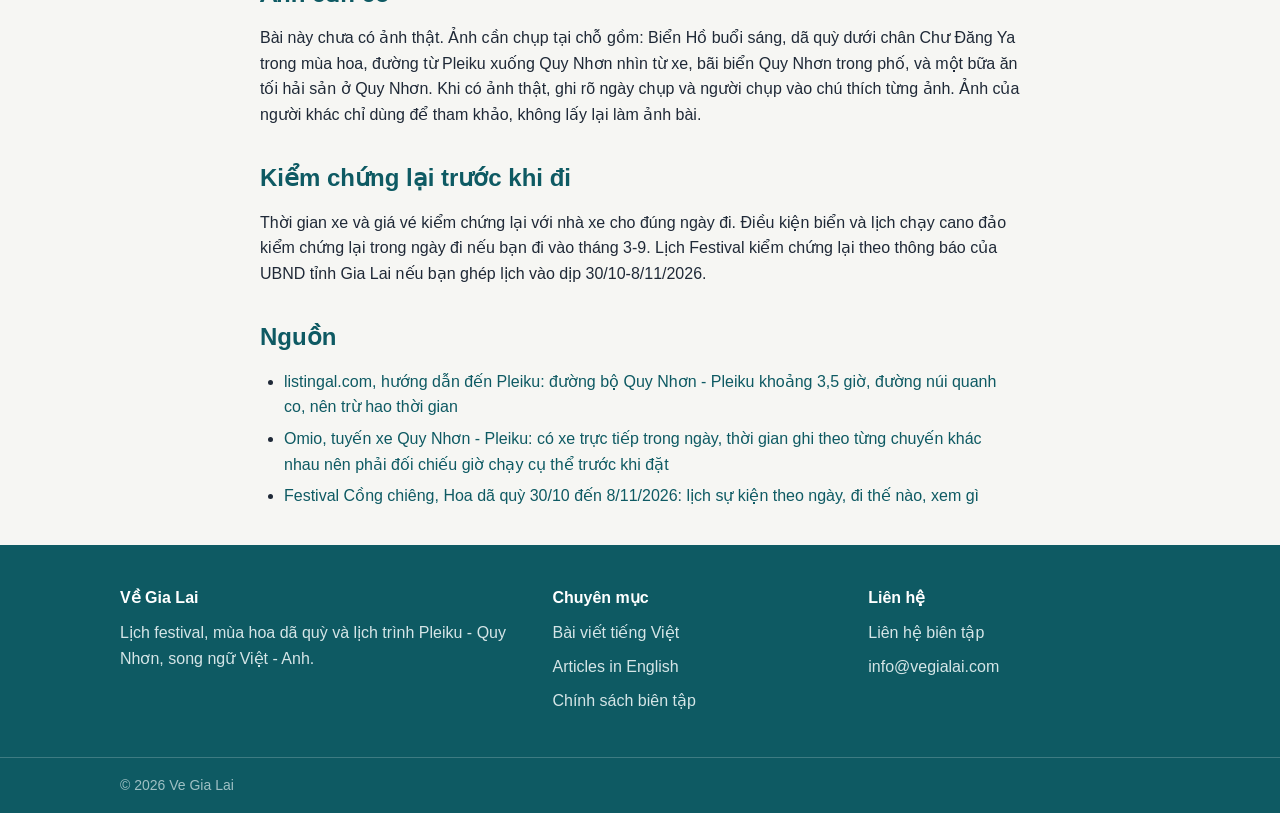
<file: bai-viet/lich-trinh-pleiku-quy-nhon-3-ngay-2-dem-tu-tuc.html>
<!DOCTYPE html><html lang="vi"><head><meta http-equiv="Content-Security-Policy" content="default-src 'self'; img-src 'self' data: https://static.cloudflareinsights.com; script-src-elem 'self' https://static.cloudflareinsights.com https://www.googletagmanager.com 'sha256-UXmooJPguoqOtVRpI6l/FpOUixE/SNHxZro4If8JUB8=' 'sha256-MmV6CAi336/HyRRIovsW4zg9B6W2PTh9U3CVrZxrCjM='; style-src-elem 'self'; connect-src 'self' https://static.cloudflareinsights.com https://www.google-analytics.com https://region1.google-analytics.com https://www.googletagmanager.com;"><meta charset="utf-8"><title>Lịch trình Pleiku ⇄ Quy Nhơn 3 ngày 2 đêm tự túc: theo giờ và bảng chi phí</title><meta name="description" content="Lịch này đi từ Pleiku xuống Quy Nhơn, ngủ 1 đêm Pleiku và 1 đêm Quy Nhơn, rồi quay về từ Quy Nhơn hoặc đi tiếp tùy vé của bạn. Chiều ngược lại chỉ cần đảo thứ t..."><meta name="viewport" content="width=device-width,initial-scale=1"><link rel="canonical" href="https://vegialai.com/bai-viet/lich-trinh-pleiku-quy-nhon-3-ngay-2-dem-tu-tuc.html"><meta property="og:title" content="Lịch trình Pleiku ⇄ Quy Nhơn 3 ngày 2 đêm tự túc: theo giờ và bảng chi phí"><meta property="og:image" content="https://vegialai.com/images/quynhon-road.jpg"><meta property="og:description" content="Lịch này đi từ Pleiku xuống Quy Nhơn, ngủ 1 đêm Pleiku và 1 đêm Quy Nhơn, rồi quay về từ Quy Nhơn hoặc đi tiếp tùy vé của bạn. Chiều ngược lại chỉ cần đảo thứ t..."><script type="application/ld+json">{"@context":"https://schema.org","@type":"Article","headline":"Lịch trình Pleiku ⇄ Quy Nhơn 3 ngày 2 đêm tự túc: theo giờ và bảng chi phí"}</script><script type="module" crossorigin="" src="/assets/index-7Z1wh7cP.js"></script><link rel="stylesheet" crossorigin="" href="/assets/home-v2.css"><!-- Google tag (gtag.js) -->
<script async src="https://www.googletagmanager.com/gtag/js?id=G-EB8NK3YJMM"></script>
<script>
  window.dataLayer = window.dataLayer || [];
  function gtag(){dataLayer.push(arguments);}
  gtag('js', new Date());
  gtag('config', 'G-EB8NK3YJMM');
</script>
<link rel="icon" type="image/svg+xml" href="/favicon.svg"></head><body><header class="site"><div class="wrap"><div class="brand"><img src="/logo-v2.svg" alt="" width="36" height="36"><span>Về Gia Lai</span></div><nav class="main"><a href="/">Trang chủ</a><a href="/#bai-viet">Bài viết</a><a href="/#english">English</a><a href="/lien-he.html">Liên hệ</a></nav></div></header><main><div class="wrap"><article class="content"><h1>Lịch trình Pleiku ⇄ Quy Nhơn 3 ngày 2 đêm tự túc: theo giờ và bảng chi phí</h1><figure class="lead"><img src="/images/quynhon-road.jpg" alt="Đường ven biển Quy Nhơn"><figcaption>Đường ven biển Quy Nhơn, điểm cuối của lịch trình Pleiku - Quy Nhơn.</figcaption></figure>
<p>Lịch này đi từ Pleiku xuống Quy Nhơn, ngủ 1 đêm Pleiku và 1 đêm Quy Nhơn, rồi quay về từ Quy Nhơn hoặc đi tiếp tùy vé của bạn. Chiều ngược lại chỉ cần đảo thứ tự hai ngày đầu. Đây là lịch cho người tự đi bằng xe khách hoặc xe thuê, không phải lịch tour trọn gói.</p>
<h2>Trước khi chốt lịch: hai điều quyết định cả chuyến</h2>
<p>Thứ nhất, chặng Pleiku - Quy Nhơn đi đường bộ khoảng 3,5 giờ theo hướng dẫn du lịch đã tra ngày 26/10/2026. Đường có đoạn núi quanh co, nên đừng xếp lịch sát giờ: chuyến xe buổi sáng tới nơi vào buổi trưa là vừa, còn chuyến chiều thì chỉ kịp nhận phòng và ăn tối. Một nguồn đặt vé ghi thời gian tuyến này khác nhau theo từng chuyến, vì vậy con số 3,5 giờ ở đây là khung tham khảo, giờ chạy cụ thể phải đối chiếu với nhà xe cho đúng ngày đi.</p>
<p>Thứ hai, mùa biển quyết định ngày ở Quy Nhơn. Theo hồ sơ ngách Gia Lai đã chốt 24/10/2026, biển Quy Nhơn đẹp nhất tháng 3-9, còn cano ra Kỳ Co/Hòn Khô có thể tạm ngưng tháng 10-2 vì biển động. Đi vào cuối tháng 10, tức đúng mùa Festival Gia Lai, thì ngày Quy Nhơn nên xếp quanh bờ biển trong đất liền, ăn hải sản và tham quan trong phố, thay vì đặt cano đảo làm điểm neo rồi vỡ lịch vì sóng.</p>
<p>Nếu đi đúng dịp 30/10-8/11/2026, ngày Pleiku có thể trùng lịch Festival Cồng chiêng và Tuần lễ Hoa dã quỳ. Xem bài lịch Festival trên vegialai.com để ghép ngày, vì cụm Biển Hồ và Chư Đăng Ya diễn ra 30/10-1/11 còn cụm trung tâm Pleiku diễn ra 6-8/11.</p>
<h2>Ngày 1: Pleiku, Biển Hồ và chân núi Chư Đăng Ya</h2>
<ul><li>7h30-9h: Ăn sáng ở Pleiku, sau đó di chuyển ra Biển Hồ. Buổi sáng là lúc hợp nhất để ngắm hồ, vì buổi chiều ngược sáng và dễ gặp mưa cuối ngày vào mùa này.</li><li>9h-11h30: Dạo Biển Hồ, chụp ảnh, uống cà phê quanh khu vực hồ. Đừng xếp thêm điểm xa trong buổi này, vì đường từ hồ về lại Pleiku vẫn cần thời gian và bạn còn cả buổi chiều.</li><li>11h30-13h30: Ăn trưa ở Pleiku, nhận phòng hoặc gửi hành lý, nghỉ trưa.</li><li>13h30-16h30: Đi khu vực Chư Đăng Ya ngắm dã quỳ nếu đi trong mùa hoa tháng 11. Hoa nở rộ tháng 11 và kéo sang tháng 12, nên ngày này hợp nhất với lịch cuối tháng 10 đầu tháng 11. Ngoài mùa hoa, buổi chiều này đổi thành tham quan chùa Minh Thành và dạo trung tâm Pleiku.</li><li>16h30-18h: Về lại Pleiku, dạo chợ hoặc phố đi bộ tùy sức.</li><li>18h30 trở đi: Ăn tối ở Pleiku. Phần xếp hạng quán ăn thuộc về top5gialai.com theo ranh giới hai site, nên bài này không chấm quán nào ngon nhất, chỉ gợi ý ăn tối quanh khu trung tâm để sáng hôm sau ra xe sớm.</li></ul>
<p>Ngủ đêm 1 ở Pleiku. Lợi thế của việc ngủ lại Pleiku thay vì chạy thẳng xuống Quy Nhơn trong ngày đầu là bạn không phải đi đường núi lúc chiều tối, và vẫn giữ được buổi sáng hôm sau cho chặng đường dài.</p>
<h2>Ngày 2: Pleiku đi Quy Nhơn, buổi chiều ở biển trong phố</h2>
<ul><li>7h-7h30: Ăn sáng, trả phòng, ra bến xe.</li><li>7h30-11h30: Xe Pleiku đi Quy Nhơn, khung khoảng 3,5 giờ. Mang theo nước và thuốc say xe nếu bạn dễ say đường núi. Đặt vé chuyến sáng để tới Quy Nhơn trước giờ ăn trưa.</li><li>11h30-13h30: Tới Quy Nhơn, nhận phòng hoặc gửi hành lý, ăn trưa.</li><li>13h30-16h30: Dạo bãi biển Quy Nhơn trong thành phố, đi bộ dọc bờ biển, ghé khu vực Ghềnh Ráng nếu còn sức. Buổi này giữ nhẹ, vì vừa qua chặng đường dài buổi sáng.</li><li>16h30-18h: Về khách sạn tắm rửa, nghỉ.</li><li>18h30 trở đi: Ăn tối hải sản ở Quy Nhơn. Phần xếp hạng quán thuộc về top5gialai.com khi có bài tương ứng, bài này chỉ nêu khung giờ và khu vực.</li></ul>
<p>Ngủ đêm 2 ở Quy Nhơn. Nếu bạn đi vào tháng 3-9, ngày 2 có thể đổi thành buổi chiều ra Kỳ Co hoặc Hòn Khô bằng cano, nhưng phải đặt trước và kiểm tra điều kiện biển trong ngày. Cuối tháng 10 trở đi, giữ nguyên lịch trong phố như trên.</p>
<h2>Ngày 3: Quy Nhơn buổi sáng, về trong ngày</h2>
<ul><li>7h30-9h: Ăn sáng, dạo chợ Quy Nhơn mua đặc sản khô nếu cần.</li><li>9h-11h30: Tham quan một điểm trong phố Quy Nhơn, ví dụ tháp Đôi hoặc bảo tàng, tùy sở thích. Chỉ chọn một điểm để không phải chạy vội trước giờ trả phòng.</li><li>11h30-13h: Ăn trưa, trả phòng.</li><li>Buổi chiều: Di chuyển về theo vé đã đặt, xe khách về Pleiku hoặc bay/tàu từ Quy Nhơn đi điểm tiếp theo. Nếu về lại Pleiku bằng xe, nên chọn chuyến đầu giờ chiều để không tới nơi lúc tối muộn.</li></ul>
<h2>Bảng chi phí: hạng mục nào cần đối chiếu lúc đặt</h2>
<p>Bảng dưới đây là khung hạng mục, không phải bảng giá chốt, vì giá vé xe, giá phòng và giá ăn uống ngày 26/10/2026 chưa được kiểm chứng từ nguồn công khai đáng tin cho đúng ngày đi. Điền số thật vào lúc đặt vé và đặt phòng, rồi cộng tổng theo nhóm của bạn.</p>
<table><thead><tr><th>Hạng mục</th><th>Cách tính</th><th>Ghi chú kiểm chứng</th></tr></thead><tbody><tr><td>Xe Pleiku - Quy Nhơn</td><td>Số người x giá vé một chiều</td><td>Đối chiếu giờ chạy và giá với nhà xe cho đúng ngày, vì thời gian ghi theo từng chuyến khác nhau</td></tr><tr><td>Xe nội thành Pleiku và Quy Nhơn</td><td>Taxi/xe công nghệ theo chuyến</td><td>Giữ hóa đơn từng chuyến để tổng cuối ngày không lệch</td></tr><tr><td>Phòng đêm 1 Pleiku</td><td>Giá phòng x 1 đêm</td><td>Phần xếp hạng chỗ ở thuộc top5gialai.com</td></tr><tr><td>Phòng đêm 2 Quy Nhơn</td><td>Giá phòng x 1 đêm</td><td>Đặt trước nếu đi đúng dịp Festival</td></tr><tr><td>Ăn uống 3 ngày</td><td>Trung bình mỗi bữa x số bữa</td><td>Ăn sáng có thể đã gồm trong giá phòng, đừng cộng trùng</td></tr><tr><td>Vé tham quan, cano đảo</td><td>Chỉ tính khi đi đúng mùa biển</td><td>Tháng 10-2: cano đảo có thể ngưng vì biển động, kiểm tra trước khi trả tiền</td></tr><tr><td>Dự phòng</td><td>10-15% tổng trên</td><td>Dành cho đổi giờ xe và mưa làm vỡ lịch</td></tr></tbody></table>
<p>Một chuyến tự túc 2 người theo lịch này thường tốn nhất ở hai khoản phòng và xe liên tỉnh, còn ăn uống và đi lại nội thành là khoản dễ điều chỉnh nhất. Nếu muốn cắt chi phí, cắt từ hạng phòng và số bữa hải sản, đừng cắt khoản dự phòng giờ xe, vì trễ một chuyến xe đường núi có thể làm vỡ cả buổi chiều.</p>
<h2>Ảnh cần có</h2>
<p>Bài này chưa có ảnh thật. Ảnh cần chụp tại chỗ gồm: Biển Hồ buổi sáng, dã quỳ dưới chân Chư Đăng Ya trong mùa hoa, đường từ Pleiku xuống Quy Nhơn nhìn từ xe, bãi biển Quy Nhơn trong phố, và một bữa ăn tối hải sản ở Quy Nhơn. Khi có ảnh thật, ghi rõ ngày chụp và người chụp vào chú thích từng ảnh. Ảnh của người khác chỉ dùng để tham khảo, không lấy lại làm ảnh bài.</p>
<h2>Kiểm chứng lại trước khi đi</h2>
<p>Thời gian xe và giá vé kiểm chứng lại với nhà xe cho đúng ngày đi. Điều kiện biển và lịch chạy cano đảo kiểm chứng lại trong ngày đi nếu bạn đi vào tháng 3-9. Lịch Festival kiểm chứng lại theo thông báo của UBND tỉnh Gia Lai nếu bạn ghép lịch vào dịp 30/10-8/11/2026.</p>
<h2>Nguồn</h2>

<ul><li><a href="https://listingal.com/en/vietnam/central-highlands/pleiku/topic4293">listingal.com, hướng dẫn đến Pleiku: đường bộ Quy Nhơn - Pleiku khoảng 3,5 giờ, đường núi quanh co, nên trừ hao thời gian</a></li><li><a href="https://www.omio.com/buses/quy-nhon/pleiku-7kjy9">Omio, tuyến xe Quy Nhơn - Pleiku: có xe trực tiếp trong ngày, thời gian ghi theo từng chuyến khác nhau nên phải đối chiếu giờ chạy cụ thể trước khi đặt</a></li><li><a href="/bai-viet/festival-cong-chieng-hoa-da-quy-30-10-8-11-2026.html">Festival Cồng chiêng, Hoa dã quỳ 30/10 đến 8/11/2026: lịch sự kiện theo ngày, đi thế nào, xem gì</a></li></ul>

</article></div></main><footer class="site"><div class="wrap"><div><h4>Về Gia Lai</h4><p>Lịch festival, mùa hoa dã quỳ và lịch trình Pleiku - Quy Nhơn, song ngữ Việt - Anh.</p></div><div><h4>Chuyên mục</h4><ul><li><a href="/#bai-viet">Bài viết tiếng Việt</a></li><li><a href="/#english">Articles in English</a></li><li><a href="/chinh-sach-bien-tap.html">Chính sách biên tập</a></li></ul></div><div><h4>Liên hệ</h4><ul><li><a href="/lien-he.html">Liên hệ biên tập</a></li><li><a href="mailto:info@vegialai.com">info@vegialai.com</a></li></ul></div></div><div class="base"><div class="wrap">© 2026 Ve Gia Lai</div></div></footer><script defer src="https://static.cloudflareinsights.com/beacon.min.js" data-cf-beacon='{"token": "663342c085914c74ac11604c14da9294"}'></script></body></html>
</file>
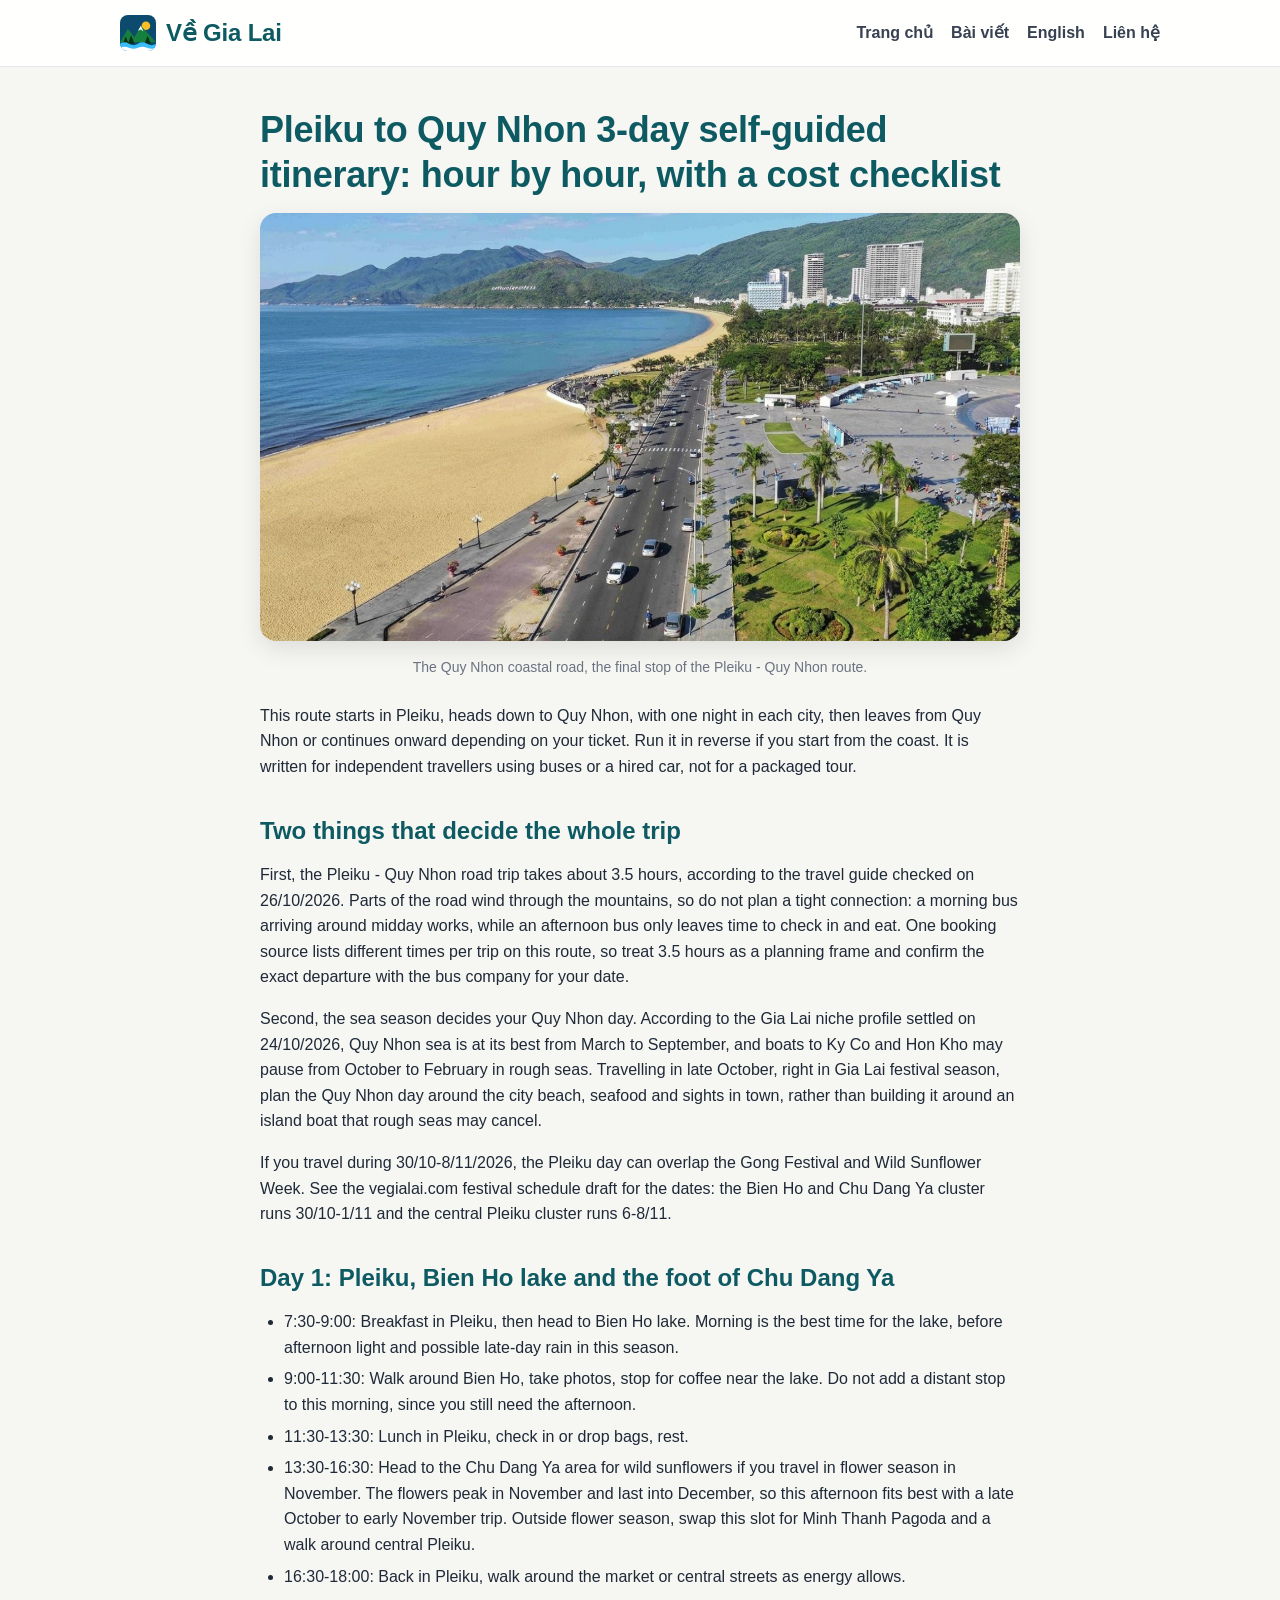
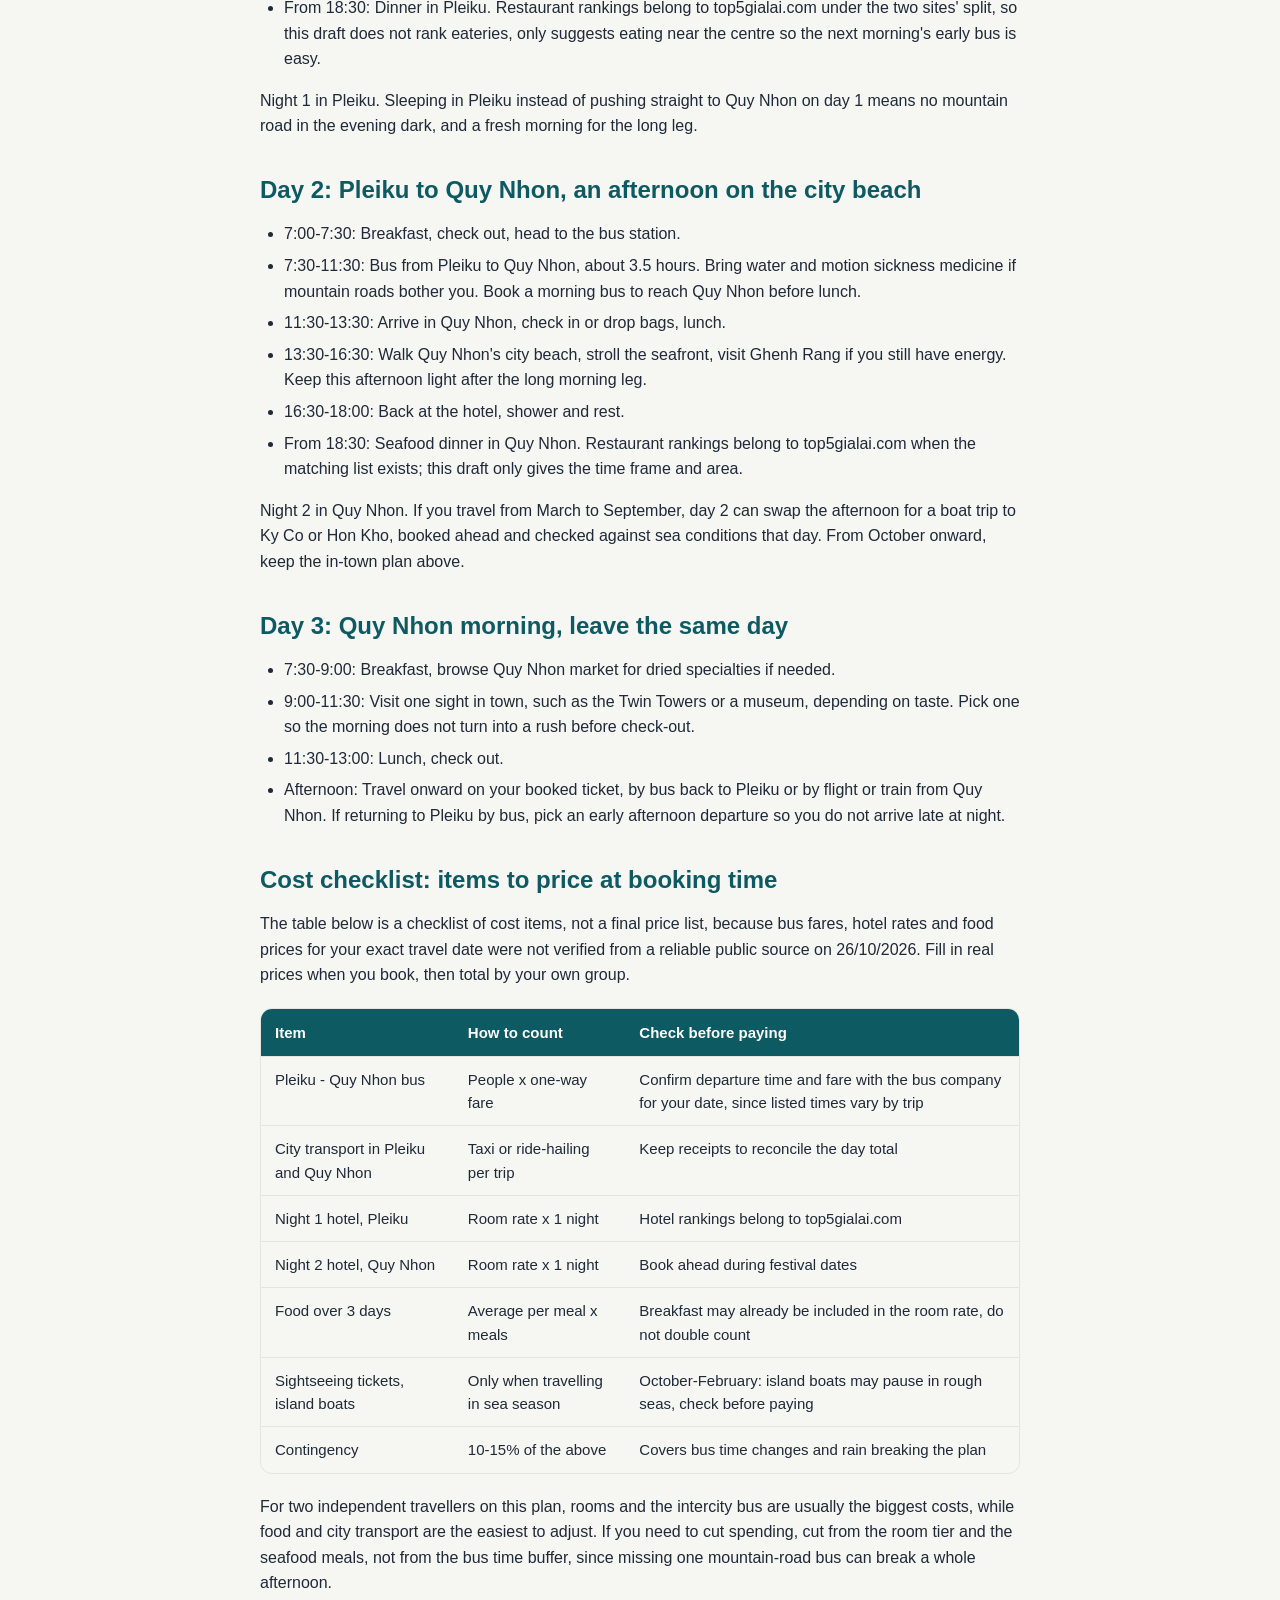
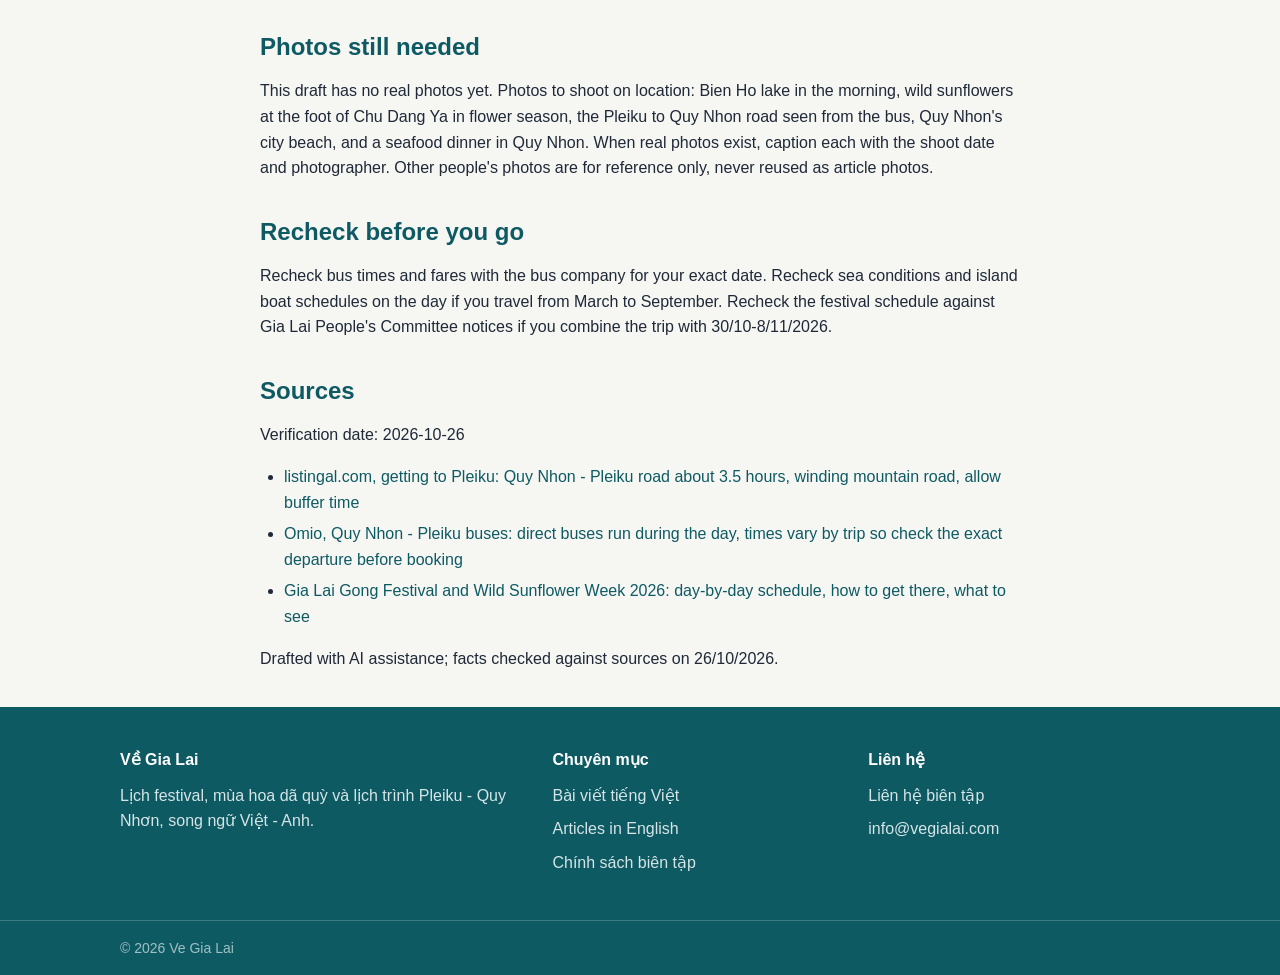
<file: bai-viet/pleiku-quy-nhon-3-day-itinerary-self-guided-en.html>
<!DOCTYPE html><html lang="en"><head><meta http-equiv="Content-Security-Policy" content="default-src 'self'; img-src 'self' data: https://static.cloudflareinsights.com; script-src-elem 'self' https://static.cloudflareinsights.com https://www.googletagmanager.com 'sha256-UXmooJPguoqOtVRpI6l/FpOUixE/SNHxZro4If8JUB8=' 'sha256-MmV6CAi336/HyRRIovsW4zg9B6W2PTh9U3CVrZxrCjM='; style-src-elem 'self'; connect-src 'self' https://static.cloudflareinsights.com https://www.google-analytics.com https://region1.google-analytics.com https://www.googletagmanager.com;"><meta charset="utf-8"><title>Pleiku to Quy Nhon 3-day self-guided itinerary: hour by hour, with a cost checklist</title><meta name="description" content="This route starts in Pleiku, heads down to Quy Nhon, with one night in each city, then leaves from Quy Nhon or continues onward depending on your ticket. Run it..."><meta name="viewport" content="width=device-width,initial-scale=1"><link rel="canonical" href="https://vegialai.com/bai-viet/pleiku-quy-nhon-3-day-itinerary-self-guided-en.html"><meta property="og:title" content="Pleiku to Quy Nhon 3-day self-guided itinerary: hour by hour, with a cost checklist"><meta property="og:image" content="https://vegialai.com/images/quynhon-road.jpg"><meta property="og:description" content="This route starts in Pleiku, heads down to Quy Nhon, with one night in each city, then leaves from Quy Nhon or continues onward depending on your ticket. Run it..."><script type="application/ld+json">{"@context":"https://schema.org","@type":"Article","headline":"Pleiku to Quy Nhon 3-day self-guided itinerary: hour by hour, with a cost checklist"}</script><script type="module" crossorigin="" src="/assets/index-7Z1wh7cP.js"></script><link rel="stylesheet" crossorigin="" href="/assets/home-v2.css"><!-- Google tag (gtag.js) -->
<script async src="https://www.googletagmanager.com/gtag/js?id=G-EB8NK3YJMM"></script>
<script>
  window.dataLayer = window.dataLayer || [];
  function gtag(){dataLayer.push(arguments);}
  gtag('js', new Date());
  gtag('config', 'G-EB8NK3YJMM');
</script>
<link rel="icon" type="image/svg+xml" href="/favicon.svg"></head><body><header class="site"><div class="wrap"><div class="brand"><img src="/logo-v2.svg" alt="" width="36" height="36"><span>Về Gia Lai</span></div><nav class="main"><a href="/">Trang chủ</a><a href="/#bai-viet">Bài viết</a><a href="/#english">English</a><a href="/lien-he.html">Liên hệ</a></nav></div></header><main><div class="wrap"><article class="content"><h1>Pleiku to Quy Nhon 3-day self-guided itinerary: hour by hour, with a cost checklist</h1><figure class="lead"><img src="/images/quynhon-road.jpg" alt="Quy Nhon coastal road"><figcaption>The Quy Nhon coastal road, the final stop of the Pleiku - Quy Nhon route.</figcaption></figure>
<p>This route starts in Pleiku, heads down to Quy Nhon, with one night in each city, then leaves from Quy Nhon or continues onward depending on your ticket. Run it in reverse if you start from the coast. It is written for independent travellers using buses or a hired car, not for a packaged tour.</p>
<h2>Two things that decide the whole trip</h2>
<p>First, the Pleiku - Quy Nhon road trip takes about 3.5 hours, according to the travel guide checked on 26/10/2026. Parts of the road wind through the mountains, so do not plan a tight connection: a morning bus arriving around midday works, while an afternoon bus only leaves time to check in and eat. One booking source lists different times per trip on this route, so treat 3.5 hours as a planning frame and confirm the exact departure with the bus company for your date.</p>
<p>Second, the sea season decides your Quy Nhon day. According to the Gia Lai niche profile settled on 24/10/2026, Quy Nhon sea is at its best from March to September, and boats to Ky Co and Hon Kho may pause from October to February in rough seas. Travelling in late October, right in Gia Lai festival season, plan the Quy Nhon day around the city beach, seafood and sights in town, rather than building it around an island boat that rough seas may cancel.</p>
<p>If you travel during 30/10-8/11/2026, the Pleiku day can overlap the Gong Festival and Wild Sunflower Week. See the vegialai.com festival schedule draft for the dates: the Bien Ho and Chu Dang Ya cluster runs 30/10-1/11 and the central Pleiku cluster runs 6-8/11.</p>
<h2>Day 1: Pleiku, Bien Ho lake and the foot of Chu Dang Ya</h2>
<ul><li>7:30-9:00: Breakfast in Pleiku, then head to Bien Ho lake. Morning is the best time for the lake, before afternoon light and possible late-day rain in this season.</li><li>9:00-11:30: Walk around Bien Ho, take photos, stop for coffee near the lake. Do not add a distant stop to this morning, since you still need the afternoon.</li><li>11:30-13:30: Lunch in Pleiku, check in or drop bags, rest.</li><li>13:30-16:30: Head to the Chu Dang Ya area for wild sunflowers if you travel in flower season in November. The flowers peak in November and last into December, so this afternoon fits best with a late October to early November trip. Outside flower season, swap this slot for Minh Thanh Pagoda and a walk around central Pleiku.</li><li>16:30-18:00: Back in Pleiku, walk around the market or central streets as energy allows.</li><li>From 18:30: Dinner in Pleiku. Restaurant rankings belong to top5gialai.com under the two sites&#x27; split, so this draft does not rank eateries, only suggests eating near the centre so the next morning&#x27;s early bus is easy.</li></ul>
<p>Night 1 in Pleiku. Sleeping in Pleiku instead of pushing straight to Quy Nhon on day 1 means no mountain road in the evening dark, and a fresh morning for the long leg.</p>
<h2>Day 2: Pleiku to Quy Nhon, an afternoon on the city beach</h2>
<ul><li>7:00-7:30: Breakfast, check out, head to the bus station.</li><li>7:30-11:30: Bus from Pleiku to Quy Nhon, about 3.5 hours. Bring water and motion sickness medicine if mountain roads bother you. Book a morning bus to reach Quy Nhon before lunch.</li><li>11:30-13:30: Arrive in Quy Nhon, check in or drop bags, lunch.</li><li>13:30-16:30: Walk Quy Nhon&#x27;s city beach, stroll the seafront, visit Ghenh Rang if you still have energy. Keep this afternoon light after the long morning leg.</li><li>16:30-18:00: Back at the hotel, shower and rest.</li><li>From 18:30: Seafood dinner in Quy Nhon. Restaurant rankings belong to top5gialai.com when the matching list exists; this draft only gives the time frame and area.</li></ul>
<p>Night 2 in Quy Nhon. If you travel from March to September, day 2 can swap the afternoon for a boat trip to Ky Co or Hon Kho, booked ahead and checked against sea conditions that day. From October onward, keep the in-town plan above.</p>
<h2>Day 3: Quy Nhon morning, leave the same day</h2>
<ul><li>7:30-9:00: Breakfast, browse Quy Nhon market for dried specialties if needed.</li><li>9:00-11:30: Visit one sight in town, such as the Twin Towers or a museum, depending on taste. Pick one so the morning does not turn into a rush before check-out.</li><li>11:30-13:00: Lunch, check out.</li><li>Afternoon: Travel onward on your booked ticket, by bus back to Pleiku or by flight or train from Quy Nhon. If returning to Pleiku by bus, pick an early afternoon departure so you do not arrive late at night.</li></ul>
<h2>Cost checklist: items to price at booking time</h2>
<p>The table below is a checklist of cost items, not a final price list, because bus fares, hotel rates and food prices for your exact travel date were not verified from a reliable public source on 26/10/2026. Fill in real prices when you book, then total by your own group.</p>
<table><thead><tr><th>Item</th><th>How to count</th><th>Check before paying</th></tr></thead><tbody><tr><td>Pleiku - Quy Nhon bus</td><td>People x one-way fare</td><td>Confirm departure time and fare with the bus company for your date, since listed times vary by trip</td></tr><tr><td>City transport in Pleiku and Quy Nhon</td><td>Taxi or ride-hailing per trip</td><td>Keep receipts to reconcile the day total</td></tr><tr><td>Night 1 hotel, Pleiku</td><td>Room rate x 1 night</td><td>Hotel rankings belong to top5gialai.com</td></tr><tr><td>Night 2 hotel, Quy Nhon</td><td>Room rate x 1 night</td><td>Book ahead during festival dates</td></tr><tr><td>Food over 3 days</td><td>Average per meal x meals</td><td>Breakfast may already be included in the room rate, do not double count</td></tr><tr><td>Sightseeing tickets, island boats</td><td>Only when travelling in sea season</td><td>October-February: island boats may pause in rough seas, check before paying</td></tr><tr><td>Contingency</td><td>10-15% of the above</td><td>Covers bus time changes and rain breaking the plan</td></tr></tbody></table>
<p>For two independent travellers on this plan, rooms and the intercity bus are usually the biggest costs, while food and city transport are the easiest to adjust. If you need to cut spending, cut from the room tier and the seafood meals, not from the bus time buffer, since missing one mountain-road bus can break a whole afternoon.</p>
<h2>Photos still needed</h2>
<p>This draft has no real photos yet. Photos to shoot on location: Bien Ho lake in the morning, wild sunflowers at the foot of Chu Dang Ya in flower season, the Pleiku to Quy Nhon road seen from the bus, Quy Nhon&#x27;s city beach, and a seafood dinner in Quy Nhon. When real photos exist, caption each with the shoot date and photographer. Other people&#x27;s photos are for reference only, never reused as article photos.</p>
<h2>Recheck before you go</h2>
<p>Recheck bus times and fares with the bus company for your exact date. Recheck sea conditions and island boat schedules on the day if you travel from March to September. Recheck the festival schedule against Gia Lai People&#x27;s Committee notices if you combine the trip with 30/10-8/11/2026.</p>
<h2>Sources</h2>
<p>Verification date: 2026-10-26</p>
<ul><li><a href="https://listingal.com/en/vietnam/central-highlands/pleiku/topic4293">listingal.com, getting to Pleiku: Quy Nhon - Pleiku road about 3.5 hours, winding mountain road, allow buffer time</a></li><li><a href="https://www.omio.com/buses/quy-nhon/pleiku-7kjy9">Omio, Quy Nhon - Pleiku buses: direct buses run during the day, times vary by trip so check the exact departure before booking</a></li><li><a href="/bai-viet/gia-lai-gong-festival-wild-sunflower-week-2026-schedule-en.html">Gia Lai Gong Festival and Wild Sunflower Week 2026: day-by-day schedule, how to get there, what to see</a></li></ul>
<p>Drafted with AI assistance; facts checked against sources on 26/10/2026.</p>
</article></div></main><footer class="site"><div class="wrap"><div><h4>Về Gia Lai</h4><p>Lịch festival, mùa hoa dã quỳ và lịch trình Pleiku - Quy Nhơn, song ngữ Việt - Anh.</p></div><div><h4>Chuyên mục</h4><ul><li><a href="/#bai-viet">Bài viết tiếng Việt</a></li><li><a href="/#english">Articles in English</a></li><li><a href="/chinh-sach-bien-tap.html">Chính sách biên tập</a></li></ul></div><div><h4>Liên hệ</h4><ul><li><a href="/lien-he.html">Liên hệ biên tập</a></li><li><a href="mailto:info@vegialai.com">info@vegialai.com</a></li></ul></div></div><div class="base"><div class="wrap">© 2026 Ve Gia Lai</div></div></footer><script defer src="https://static.cloudflareinsights.com/beacon.min.js" data-cf-beacon='{"token": "663342c085914c74ac11604c14da9294"}'></script></body></html>
</file>
<file: assets/home-v2.css>
*{box-sizing:border-box}body{margin:0;font-family:-apple-system,"Segoe UI",Roboto,"Helvetica Neue",Arial,sans-serif;color:#1f2937;background:#f6f6f3;line-height:1.6}a{color:#0e5a63;text-decoration:none}a:hover{text-decoration:underline}.wrap{max-width:1080px;margin:0 auto;padding:0 20px}header.site{position:sticky;top:0;z-index:10;background:rgba(255,255,255,.92);backdrop-filter:blur(8px);border-bottom:1px solid #e5e7eb}header.site .wrap{display:flex;align-items:center;justify-content:space-between;gap:16px;padding-top:14px;padding-bottom:14px}.brand{font-size:24px;font-weight:800;color:#0e5a63;letter-spacing:-.2px}nav.main a{margin-left:18px;font-weight:600;color:#374151}nav.main a:first-child{margin-left:0}.hero{position:relative;color:#fff}.hero img{width:100%;height:460px;object-fit:cover;display:block}.hero .shade{position:absolute;inset:0;background:linear-gradient(180deg,rgba(0,0,0,.15),rgba(0,0,0,.62))}.hero .text{position:absolute;left:0;right:0;bottom:0}.hero .text .wrap{padding-bottom:36px}.hero h1{font-size:48px;line-height:1.12;margin:0 0 10px;letter-spacing:-.5px}.hero p{font-size:19px;margin:0;max-width:720px;opacity:.95}main{padding:32px 0 8px}section.block{margin-bottom:48px;scroll-margin-top:76px}section.block h2{font-size:26px;font-weight:800;color:#0e5a63;margin:0 0 4px}section.block .sub{color:#6b7280;margin:0 0 20px;font-size:16px}.grid{display:grid;grid-template-columns:repeat(3,1fr);gap:22px}article.card{border:1px solid #e7e5e0;border-radius:16px;overflow:hidden;background:#fff;box-shadow:0 2px 8px rgba(0,0,0,.05),0 12px 32px rgba(0,0,0,.06);display:flex;flex-direction:column;transition:transform .2s,box-shadow .2s}article.card:hover{transform:translateY(-3px);box-shadow:0 4px 12px rgba(0,0,0,.06),0 16px 40px rgba(0,0,0,.10)}article.card img{width:100%;aspect-ratio:16/10;object-fit:cover;display:block;transition:transform .3s}article.card:hover img{transform:scale(1.03)}article.card .body{padding:18px 20px 20px;display:flex;flex-direction:column;flex:1}article.card .tag{display:inline-block;font-size:11px;font-weight:800;letter-spacing:.6px;text-transform:uppercase;color:#c2552e;background:#fbe9e2;border-radius:999px;padding:4px 11px;margin-bottom:12px}article.card h3{font-size:19px;line-height:1.4;margin:0 0 8px}article.card h3 a{color:#111827}article.card p{font-size:15px;color:#4b5563;margin:0 0 14px;flex:1}article.card .more{font-weight:700}footer.site{background:#0e5a63;color:#d5e5e7;margin-top:12px}footer.site .wrap{display:grid;grid-template-columns:1.4fr 1fr 1fr;gap:24px;padding-top:40px;padding-bottom:36px}footer.site h4{color:#fff;margin:0 0 10px;font-size:16px}footer.site p{margin:0}footer.site ul{list-style:none;margin:0;padding:0}footer.site li{margin-bottom:8px}footer.site a{color:#d5e5e7}footer.site .base{border-top:1px solid rgba(255,255,255,.2)}footer.site .base .wrap{padding-top:16px;padding-bottom:16px;display:block;font-size:14px;color:#9fc0c4}@media(max-width:900px){.grid{grid-template-columns:repeat(2,1fr)}.hero img{height:340px}.hero h1{font-size:34px}footer.site .wrap{grid-template-columns:1fr 1fr}}@media(max-width:600px){.grid{grid-template-columns:1fr}header.site .wrap{flex-direction:column;align-items:flex-start}nav.main a{margin-left:0;margin-right:16px}.hero img{height:280px}.hero h1{font-size:30px}.hero p{font-size:16px}footer.site .wrap{grid-template-columns:1fr}}
.content{max-width:760px;margin:0 auto}
.content h1{font-size:36px;line-height:1.25;color:#0e5a63;margin:8px 0 16px;letter-spacing:-.3px}
.content h2{font-size:24px;color:#0e5a63;margin:32px 0 12px}
.content h3{font-size:19px;color:#0e5a63;margin:24px 0 10px}
.content p{margin:0 0 16px}
.content ul,.content ol{margin:0 0 16px;padding-left:24px}
.content li{margin-bottom:6px}
.content img{max-width:100%;height:auto;border-radius:12px}
.content figure.lead{margin:0 0 24px}
.content figure.lead img{width:100%;aspect-ratio:16/9;object-fit:cover;border-radius:16px;box-shadow:0 8px 24px rgba(0,0,0,.10)}
.content figure.lead figcaption{font-size:14px;color:#6b7280;margin-top:8px;text-align:center}
.content table{width:100%;border-collapse:separate;border-spacing:0;margin:20px 0;font-size:15px;line-height:1.55;border:1px solid #e5e5e0;border-radius:12px}
.content thead th{background:#0E5A63;color:#fff;font-weight:700;text-align:left;padding:12px 14px}
.content thead th:first-child{border-radius:11px 0 0 0}
.content thead th:last-child{border-radius:0 11px 0 0}
.content tbody td{padding:11px 14px;border-top:1px solid #e5e5e0;vertical-align:top}
.content tbody tr:nth-child(even) td{background:#f6f6f3}
.content tbody tr:last-child td:first-child{border-radius:0 0 0 11px}
.content tbody tr:last-child td:last-child{border-radius:0 0 11px 0}
@media(max-width:640px){.content table{font-size:14px}.content thead th,.content tbody td{padding:9px 10px}}
@media(max-width:640px){.content h1{font-size:28px}.content h2{font-size:21px}}

.brand{display:flex;align-items:center;gap:10px}
.brand img{width:36px;height:36px;display:block}
</file>
